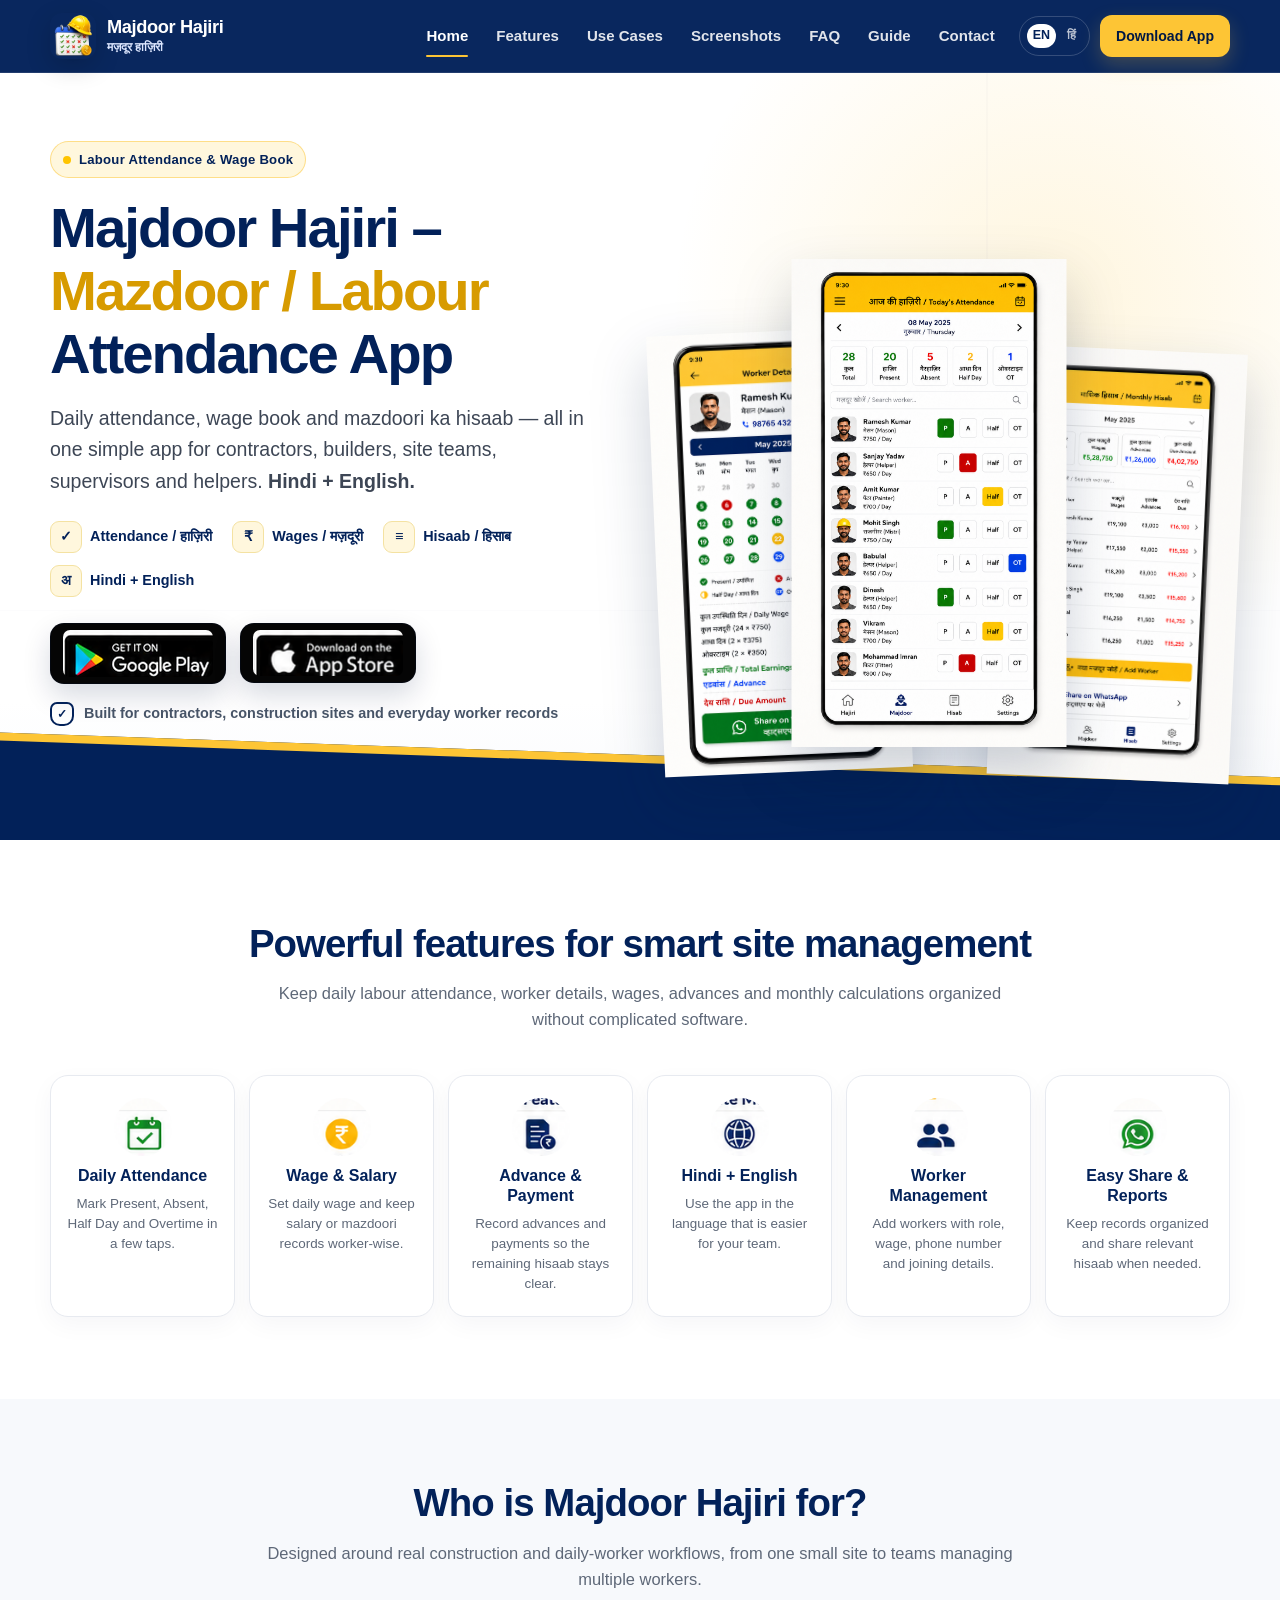
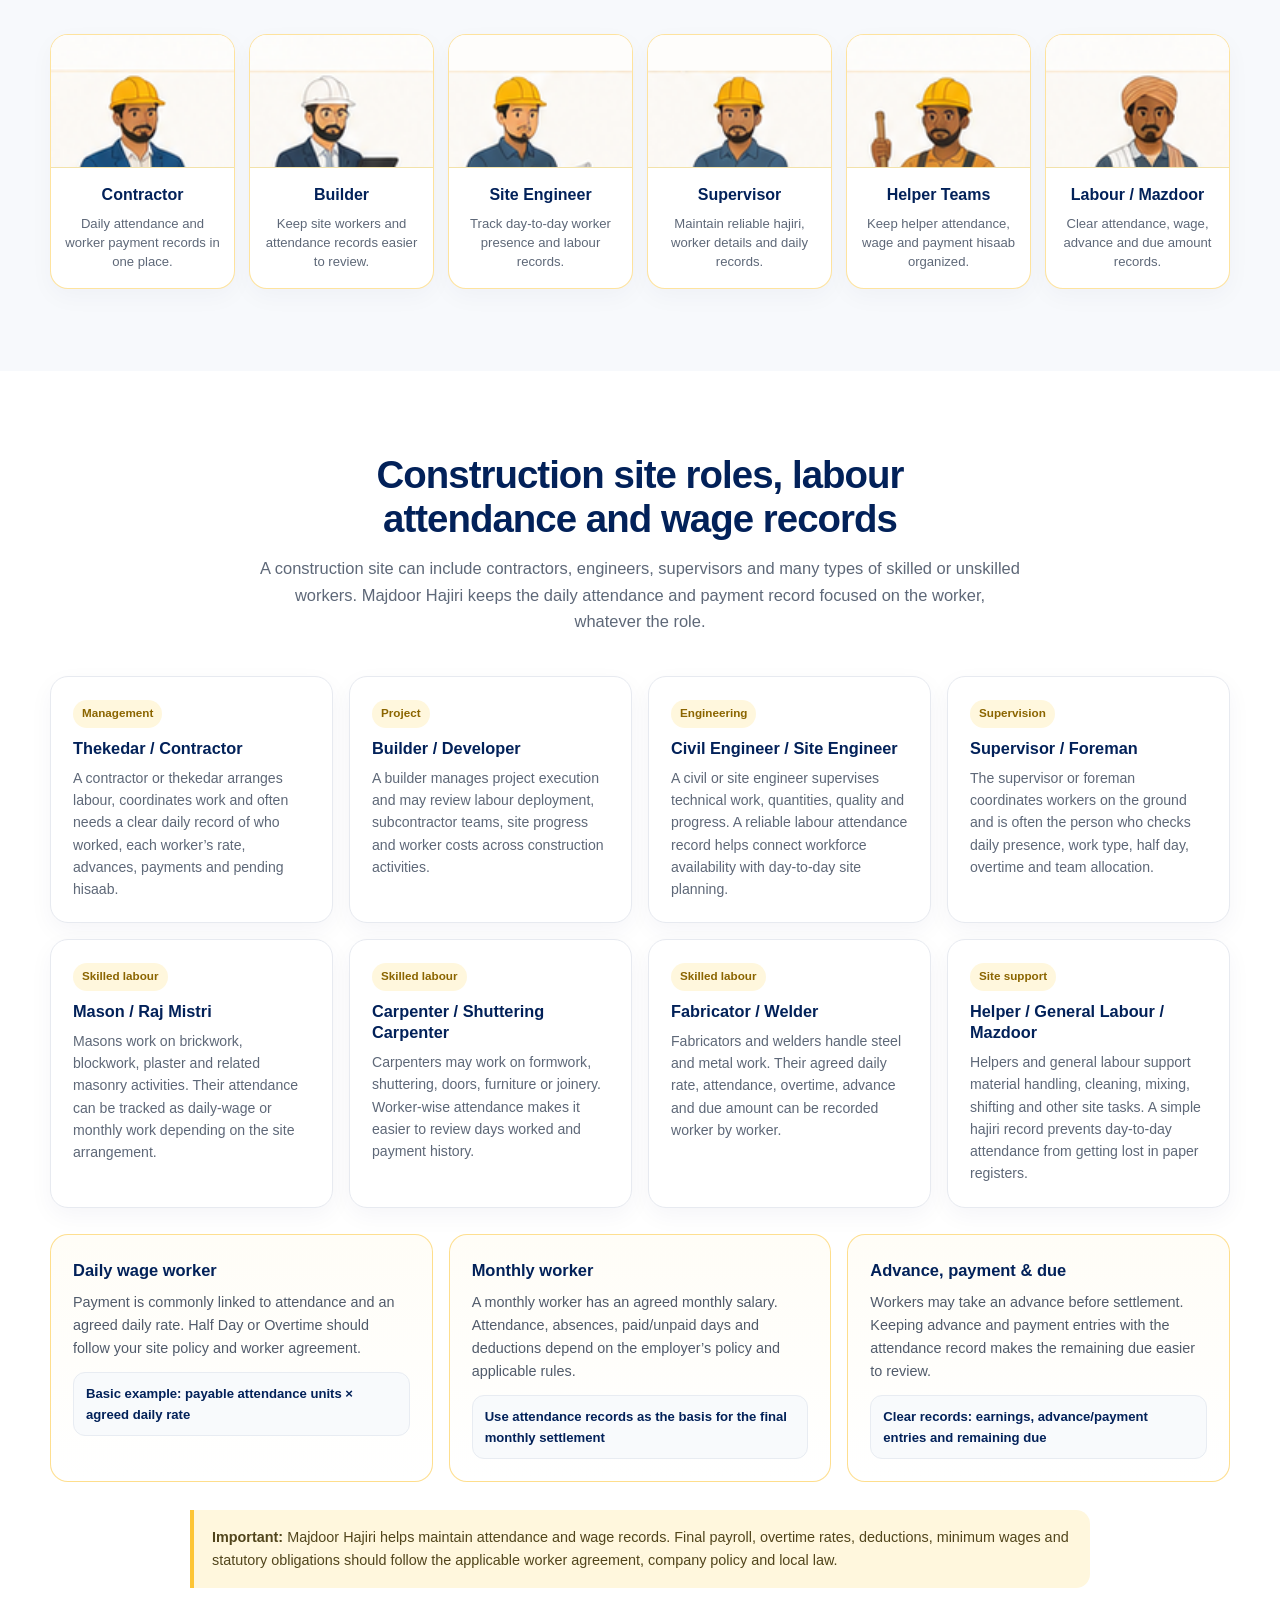
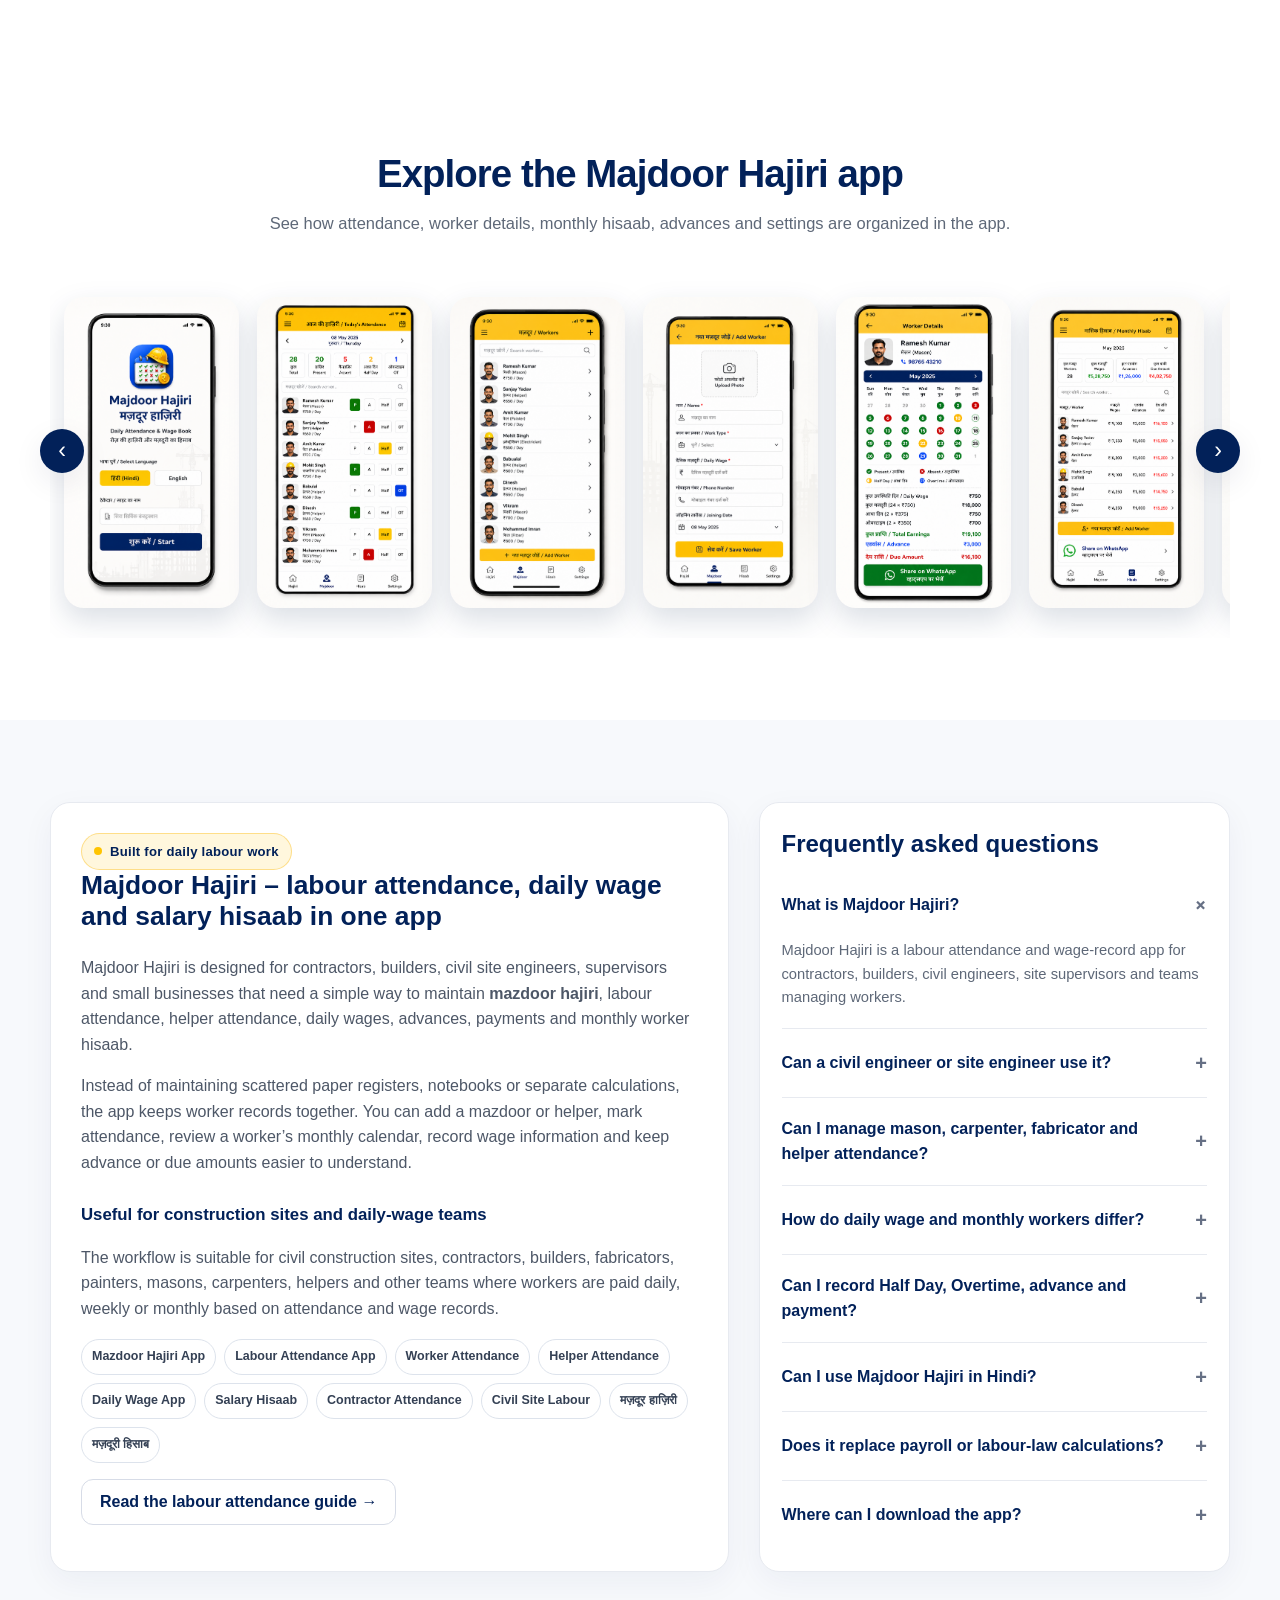
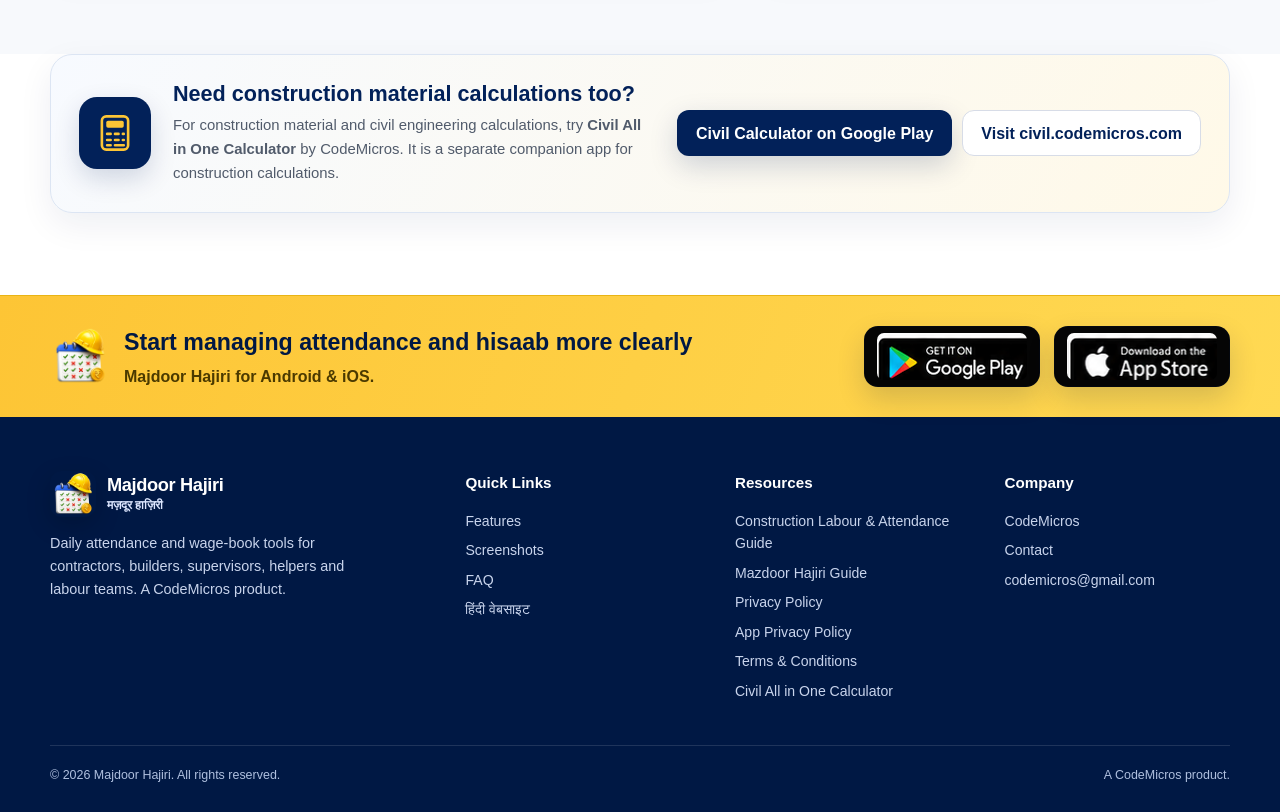
<file: index.html>
<!DOCTYPE html>

<html lang="en-IN">
<head>
<meta charset="utf-8"/>
<meta content="width=device-width, initial-scale=1" name="viewport"/>
<title>Majdoor Hajiri – Labour Attendance, Construction Worker Wage &amp; Hisaab App</title>
<meta content="Majdoor Hajiri helps contractors, builders, civil engineers and site supervisors manage labour attendance, daily wages, monthly workers, advances, payments and worker hisaab in Hindi and English." name="description"/>
<meta content="Majdoor Hajiri, Mazdoor Hajiri, labour attendance app, labor attendance app, construction labour attendance, civil engineer app, site engineer attendance, contractor app, thekedar app, mason attendance, carpenter attendance, fabricator attendance, helper attendance, daily wage worker, monthly worker salary, worker attendance, construction site management, मजदूर हाजिरी, लेबर हाजिरी, मजदूरी हिसाब" name="keywords"/>
<meta content="CodeMicros" name="author"/>
<meta content="index, follow, max-image-preview:large, max-snippet:-1, max-video-preview:-1" name="robots"/>
<meta content="#022159" name="theme-color"/>
<link href="https://majdoorhajiri.codemicros.com/" rel="canonical"/>
<link href="https://majdoorhajiri.codemicros.com/" hreflang="en-IN" rel="alternate"/>
<link href="https://majdoorhajiri.codemicros.com/hi.html" hreflang="hi-IN" rel="alternate"/>
<link href="https://majdoorhajiri.codemicros.com/" hreflang="x-default" rel="alternate"/>
<link href="assets/img/favicon-32.png" rel="icon" sizes="32x32" type="image/png"/>
<link href="assets/img/apple-touch-icon.png" rel="apple-touch-icon"/>
<link href="manifest.webmanifest" rel="manifest"/>
<meta content="website" property="og:type"/>
<meta content="Majdoor Hajiri" property="og:site_name"/>
<meta content="Majdoor Hajiri – Labour Attendance &amp; Daily Wage App" property="og:title"/>
<meta content="Daily labour attendance, worker records, wages, advance payments and monthly hisaab in one simple Hindi + English app." property="og:description"/>
<meta content="https://majdoorhajiri.codemicros.com/" property="og:url"/>
<meta content="https://majdoorhajiri.codemicros.com/assets/img/og-image.jpg" property="og:image"/>
<meta content="summary_large_image" name="twitter:card"/>
<link href="assets/css/styles.css" rel="stylesheet"/>
<script type="application/ld+json">
  {
    "@context":"https://schema.org",
    "@graph":[
      {"@type":"WebSite","name":"Majdoor Hajiri","alternateName":["Mazdoor Hajiri","मज़दूर हाज़िरी"],"url":"https://majdoorhajiri.codemicros.com/","inLanguage":["en-IN","hi-IN"]},
      {"@type":"SoftwareApplication","name":"Majdoor Hajiri","alternateName":["Mazdoor Hajiri","मज़दूर हाज़िरी","Labour Attendance App"],"applicationCategory":"BusinessApplication","operatingSystem":"Android, iOS","description":"Labour attendance, construction worker management, daily wage, advance payment and monthly hisaab app for contractors, builders, civil engineers and site teams.","inLanguage":["en-IN","hi-IN"],"image":"https://majdoorhajiri.codemicros.com/assets/img/app-icon.png","publisher":{"@type":"Organization","name":"CodeMicros","url":"https://codemicros.com/"},"url":"https://majdoorhajiri.codemicros.com/"},
      {"@type":"FAQPage","mainEntity":[
        {"@type":"Question","name":"What is Majdoor Hajiri?","acceptedAnswer":{"@type":"Answer","text":"Majdoor Hajiri is a labour attendance and wage record app for contractors, builders, civil engineers, site supervisors and teams managing workers."}},
        {"@type":"Question","name":"Can a civil engineer or site engineer use Majdoor Hajiri?","acceptedAnswer":{"@type":"Answer","text":"Yes. Site engineers and supervisors can use it to maintain worker attendance, role, wage, advance, payment and monthly records for site teams."}},
        {"@type":"Question","name":"Can I manage masons, carpenters, fabricators and helpers?","acceptedAnswer":{"@type":"Answer","text":"Yes. Workers can be recorded by their work type, including mason, carpenter, fabricator, helper, painter, electrician and general labour."}},
        {"@type":"Question","name":"How are daily wage workers different from monthly workers?","acceptedAnswer":{"@type":"Answer","text":"Daily wage workers are commonly paid using attendance and an agreed daily rate, while monthly workers are paid using an agreed monthly salary and the site or employer attendance policy."}},
        {"@type":"Question","name":"Can Majdoor Hajiri record half day, overtime, advance and payment?","acceptedAnswer":{"@type":"Answer","text":"The app is designed to record Present, Absent, Half Day and Overtime attendance together with advances, payments and due amounts."}},
        {"@type":"Question","name":"Is Majdoor Hajiri available in Hindi and English?","acceptedAnswer":{"@type":"Answer","text":"Yes. The app and website are designed for Hindi and English users."}}
      ]}
    ]
  }</script>
</head>
<body>
<a class="skip-link" href="#main">Skip to content</a>
<header class="site-header">
<div class="container nav-shell">
<a aria-label="Majdoor Hajiri home" class="brand" href="index.html">
<img alt="Majdoor Hajiri app icon" height="46" src="assets/img/app-icon.png" width="46"/>
<span class="brand-copy"><span class="brand-title">Majdoor Hajiri</span><span class="brand-hi">मज़दूर हाज़िरी</span></span>
</a>
<nav aria-label="Main navigation" class="primary-nav">
<a class="active" href="#home">Home</a>
<a href="#features">Features</a>
<a href="#use-cases">Use Cases</a>
<a href="#screenshots">Screenshots</a>
<a href="#faq">FAQ</a>
<a href="labour-attendance-app.html">Guide</a>
<a href="contact.html">Contact</a>
</nav>
<div class="nav-actions">
<span aria-label="Language" class="lang-switch"><a class="current" href="index.html">EN</a><a href="hi.html">हिं</a></span>
<a class="btn btn-primary btn-small" href="#download">Download App</a>
<button aria-expanded="false" aria-label="Open menu" class="mobile-toggle" type="button"><span></span><span></span><span></span></button>
</div>
</div>
</header>
<main id="main">
<section class="hero" id="home">
<div class="container hero-grid">
<div class="hero-copy">
<span class="eyebrow"><span class="eyebrow-dot"></span>Labour Attendance &amp; Wage Book</span>
<h1><span class="hero-title-line">Majdoor Hajiri –</span><span class="hero-title-line accent">Mazdoor / Labour</span><span class="hero-title-line">Attendance App</span></h1>
<p class="hero-lead">Daily attendance, wage book and mazdoori ka hisaab — all in one simple app for contractors, builders, site teams, supervisors and helpers. <strong>Hindi + English.</strong></p>
<div aria-label="Key features" class="hero-inline-features">
<span class="hero-inline-feature"><span class="mini-icon">✓</span>Attendance / हाज़िरी</span>
<span class="hero-inline-feature"><span class="mini-icon">₹</span>Wages / मज़दूरी</span>
<span class="hero-inline-feature"><span class="mini-icon">≡</span>Hisaab / हिसाब</span>
<span class="hero-inline-feature"><span class="mini-icon">अ</span>Hindi + English</span>
</div>
<div class="store-buttons" id="download">
<a aria-label="Get Majdoor Hajiri on Google Play" class="store-link" data-store="play" href="#download"><img alt="Get it on Google Play" src="assets/img/store/google-play.png"/></a>
<a aria-label="Download Majdoor Hajiri on the App Store" class="store-link" data-store="app" href="#download"><img alt="Download on the App Store" src="assets/img/store/app-store.png"/></a>
</div>
<div class="hero-trust"><span class="shield-mark">✓</span><span>Built for contractors, construction sites and everyday worker records</span></div>
</div>
<div aria-label="Majdoor Hajiri app screens" class="hero-visual">
<div class="phone-stage">
<div class="phone-shot left"><img alt="Worker details and monthly attendance in Majdoor Hajiri" src="assets/img/screenshots/worker-details.png"/></div>
<div class="phone-shot center"><img alt="Today's labour attendance screen in Majdoor Hajiri" src="assets/img/screenshots/attendance.png"/></div>
<div class="phone-shot right"><img alt="Monthly worker wage and hisaab screen in Majdoor Hajiri" src="assets/img/screenshots/monthly-hisab.png"/></div>
</div>
</div>
</div>
</section>
<section class="section" id="features">
<div class="container">
<h2 class="section-title">Powerful features for smart site management</h2>
<p class="section-subtitle">Keep daily labour attendance, worker details, wages, advances and monthly calculations organized without complicated software.</p>
<div class="feature-grid">
<article class="feature-card"><img alt="Attendance icon" src="assets/img/icons/attendance.png"/><h3>Daily Attendance</h3><p>Mark Present, Absent, Half Day and Overtime in a few taps.</p></article>
<article class="feature-card"><img alt="Wage icon" src="assets/img/icons/wages.png"/><h3>Wage &amp; Salary</h3><p>Set daily wage and keep salary or mazdoori records worker-wise.</p></article>
<article class="feature-card"><img alt="Advance payment icon" src="assets/img/icons/advance.png"/><h3>Advance &amp; Payment</h3><p>Record advances and payments so the remaining hisaab stays clear.</p></article>
<article class="feature-card"><img alt="Language icon" src="assets/img/icons/language.png"/><h3>Hindi + English</h3><p>Use the app in the language that is easier for your team.</p></article>
<article class="feature-card"><img alt="Worker management icon" src="assets/img/icons/workers.png"/><h3>Worker Management</h3><p>Add workers with role, wage, phone number and joining details.</p></article>
<article class="feature-card"><img alt="Share report icon" src="assets/img/icons/share.png"/><h3>Easy Share &amp; Reports</h3><p>Keep records organized and share relevant hisaab when needed.</p></article>
</div>
</div>
</section>
<section class="section section-soft" id="use-cases">
<div class="container">
<h2 class="section-title">Who is Majdoor Hajiri for?</h2>
<p class="section-subtitle">Designed around real construction and daily-worker workflows, from one small site to teams managing multiple workers.</p>
<div class="audience-grid">
<article class="audience-card"><div class="portrait"><img alt="Contractor illustration" src="assets/img/design/contractor.png"/></div><div class="audience-copy"><h3>Contractor</h3><p>Daily attendance and worker payment records in one place.</p></div></article>
<article class="audience-card"><div class="portrait"><img alt="Builder illustration" src="assets/img/design/builder.png"/></div><div class="audience-copy"><h3>Builder</h3><p>Keep site workers and attendance records easier to review.</p></div></article>
<article class="audience-card"><div class="portrait"><img alt="Site engineer illustration" src="assets/img/design/site-engineer.png"/></div><div class="audience-copy"><h3>Site Engineer</h3><p>Track day-to-day worker presence and labour records.</p></div></article>
<article class="audience-card"><div class="portrait"><img alt="Supervisor illustration" src="assets/img/design/supervisor.png"/></div><div class="audience-copy"><h3>Supervisor</h3><p>Maintain reliable hajiri, worker details and daily records.</p></div></article>
<article class="audience-card"><div class="portrait"><img alt="Helper illustration" src="assets/img/design/helper.png"/></div><div class="audience-copy"><h3>Helper Teams</h3><p>Keep helper attendance, wage and payment hisaab organized.</p></div></article>
<article class="audience-card"><div class="portrait"><img alt="Labour worker illustration" src="assets/img/design/labour.png"/></div><div class="audience-copy"><h3>Labour / Mazdoor</h3><p>Clear attendance, wage, advance and due amount records.</p></div></article>
</div>
</div>
</section>
<section class="section" id="construction-guide">
<div class="container">
<h2 class="section-title">Construction site roles, labour attendance and wage records</h2>
<p class="section-subtitle">A construction site can include contractors, engineers, supervisors and many types of skilled or unskilled workers. Majdoor Hajiri keeps the daily attendance and payment record focused on the worker, whatever the role.</p>
<div class="role-detail-grid">
<article class="role-detail-card"><span class="role-kicker">Management</span><h3>Thekedar / Contractor</h3><p>A contractor or thekedar arranges labour, coordinates work and often needs a clear daily record of who worked, each worker’s rate, advances, payments and pending hisaab.</p></article>
<article class="role-detail-card"><span class="role-kicker">Project</span><h3>Builder / Developer</h3><p>A builder manages project execution and may review labour deployment, subcontractor teams, site progress and worker costs across construction activities.</p></article>
<article class="role-detail-card"><span class="role-kicker">Engineering</span><h3>Civil Engineer / Site Engineer</h3><p>A civil or site engineer supervises technical work, quantities, quality and progress. A reliable labour attendance record helps connect workforce availability with day-to-day site planning.</p></article>
<article class="role-detail-card"><span class="role-kicker">Supervision</span><h3>Supervisor / Foreman</h3><p>The supervisor or foreman coordinates workers on the ground and is often the person who checks daily presence, work type, half day, overtime and team allocation.</p></article>
<article class="role-detail-card"><span class="role-kicker">Skilled labour</span><h3>Mason / Raj Mistri</h3><p>Masons work on brickwork, blockwork, plaster and related masonry activities. Their attendance can be tracked as daily-wage or monthly work depending on the site arrangement.</p></article>
<article class="role-detail-card"><span class="role-kicker">Skilled labour</span><h3>Carpenter / Shuttering Carpenter</h3><p>Carpenters may work on formwork, shuttering, doors, furniture or joinery. Worker-wise attendance makes it easier to review days worked and payment history.</p></article>
<article class="role-detail-card"><span class="role-kicker">Skilled labour</span><h3>Fabricator / Welder</h3><p>Fabricators and welders handle steel and metal work. Their agreed daily rate, attendance, overtime, advance and due amount can be recorded worker by worker.</p></article>
<article class="role-detail-card"><span class="role-kicker">Site support</span><h3>Helper / General Labour / Mazdoor</h3><p>Helpers and general labour support material handling, cleaning, mixing, shifting and other site tasks. A simple hajiri record prevents day-to-day attendance from getting lost in paper registers.</p></article>
</div>
<div class="wage-methods">
<article class="wage-card"><h3>Daily wage worker</h3><p>Payment is commonly linked to attendance and an agreed daily rate. Half Day or Overtime should follow your site policy and worker agreement.</p><span class="formula">Basic example: payable attendance units × agreed daily rate</span></article>
<article class="wage-card"><h3>Monthly worker</h3><p>A monthly worker has an agreed monthly salary. Attendance, absences, paid/unpaid days and deductions depend on the employer’s policy and applicable rules.</p><span class="formula">Use attendance records as the basis for the final monthly settlement</span></article>
<article class="wage-card"><h3>Advance, payment &amp; due</h3><p>Workers may take an advance before settlement. Keeping advance and payment entries with the attendance record makes the remaining due easier to review.</p><span class="formula">Clear records: earnings, advance/payment entries and remaining due</span></article>
</div>
<p class="construction-note"><strong>Important:</strong> Majdoor Hajiri helps maintain attendance and wage records. Final payroll, overtime rates, deductions, minimum wages and statutory obligations should follow the applicable worker agreement, company policy and local law.</p>
</div>
</section><section class="section" id="screenshots">
<div class="container">
<h2 class="section-title">Explore the Majdoor Hajiri app</h2>
<p class="section-subtitle">See how attendance, worker details, monthly hisaab, advances and settings are organized in the app.</p>
<div class="screenshot-wrap">
<button aria-label="Previous screenshots" class="carousel-btn prev" type="button">‹</button>
<div class="screenshot-track" tabindex="0">
<figure class="screenshot-item"><img alt="Majdoor Hajiri Hindi and English welcome screen" loading="lazy" src="assets/img/screenshots/welcome.png"/></figure>
<figure class="screenshot-item"><img alt="Labour attendance screen with present absent half day and overtime" loading="lazy" src="assets/img/screenshots/attendance.png"/></figure>
<figure class="screenshot-item"><img alt="Worker list in Majdoor Hajiri" loading="lazy" src="assets/img/screenshots/workers.png"/></figure>
<figure class="screenshot-item"><img alt="Add worker form with wage and phone details" loading="lazy" src="assets/img/screenshots/add-worker.png"/></figure>
<figure class="screenshot-item"><img alt="Worker monthly attendance and wage details" loading="lazy" src="assets/img/screenshots/worker-details.png"/></figure>
<figure class="screenshot-item"><img alt="Monthly labour wage and due amount hisaab" loading="lazy" src="assets/img/screenshots/monthly-hisab.png"/></figure>
<figure class="screenshot-item"><img alt="Advance and payment record screen" loading="lazy" src="assets/img/screenshots/advance-payment.png"/></figure>
<figure class="screenshot-item"><img alt="Majdoor Hajiri settings screen" loading="lazy" src="assets/img/screenshots/settings.png"/></figure>
</div>
<button aria-label="Next screenshots" class="carousel-btn next" type="button">›</button>
</div>
</div>
</section>
<section class="section section-soft" id="seo-content">
<div class="container content-split">
<article class="seo-card">
<span class="eyebrow"><span class="eyebrow-dot"></span>Built for daily labour work</span>
<h2>Majdoor Hajiri – labour attendance, daily wage and salary hisaab in one app</h2>
<p>Majdoor Hajiri is designed for contractors, builders, civil site engineers, supervisors and small businesses that need a simple way to maintain <strong>mazdoor hajiri</strong>, labour attendance, helper attendance, daily wages, advances, payments and monthly worker hisaab.</p>
<p>Instead of maintaining scattered paper registers, notebooks or separate calculations, the app keeps worker records together. You can add a mazdoor or helper, mark attendance, review a worker’s monthly calendar, record wage information and keep advance or due amounts easier to understand.</p>
<h3>Useful for construction sites and daily-wage teams</h3>
<p>The workflow is suitable for civil construction sites, contractors, builders, fabricators, painters, masons, carpenters, helpers and other teams where workers are paid daily, weekly or monthly based on attendance and wage records.</p>
<div aria-label="Topics covered" class="keyword-chips">
<span class="keyword-chip">Mazdoor Hajiri App</span><span class="keyword-chip">Labour Attendance App</span><span class="keyword-chip">Worker Attendance</span><span class="keyword-chip">Helper Attendance</span><span class="keyword-chip">Daily Wage App</span><span class="keyword-chip">Salary Hisaab</span><span class="keyword-chip">Contractor Attendance</span><span class="keyword-chip">Civil Site Labour</span><span class="keyword-chip">मज़दूर हाज़िरी</span><span class="keyword-chip">मज़दूरी हिसाब</span>
</div>
<p><a class="btn btn-outline" href="labour-attendance-app.html">Read the labour attendance guide →</a></p>
</article>
<aside class="faq-card" id="faq"><h2 class="faq-title">Frequently asked questions</h2>
<div class="faq-item open"><button aria-expanded="true" class="faq-question" type="button"><span>What is Majdoor Hajiri?</span><span>+</span></button><div class="faq-answer">Majdoor Hajiri is a labour attendance and wage-record app for contractors, builders, civil engineers, site supervisors and teams managing workers.</div></div>
<div class="faq-item"><button aria-expanded="false" class="faq-question" type="button"><span>Can a civil engineer or site engineer use it?</span><span>+</span></button><div class="faq-answer">Yes. It is useful for keeping worker attendance, role, wage, advance, payment and monthly records organized at construction sites.</div></div>
<div class="faq-item"><button aria-expanded="false" class="faq-question" type="button"><span>Can I manage mason, carpenter, fabricator and helper attendance?</span><span>+</span></button><div class="faq-answer">Yes. You can keep worker records for different site roles such as mason, carpenter, fabricator, painter, electrician, helper and general labour.</div></div>
<div class="faq-item"><button aria-expanded="false" class="faq-question" type="button"><span>How do daily wage and monthly workers differ?</span><span>+</span></button><div class="faq-answer">Daily wage workers are commonly paid from attendance and an agreed daily rate. Monthly workers normally follow an agreed monthly salary and the employer or site attendance policy.</div></div>
<div class="faq-item"><button aria-expanded="false" class="faq-question" type="button"><span>Can I record Half Day, Overtime, advance and payment?</span><span>+</span></button><div class="faq-answer">The app is designed for Present, Absent, Half Day and Overtime records, along with advances, payments and due amounts.</div></div>
<div class="faq-item"><button aria-expanded="false" class="faq-question" type="button"><span>Can I use Majdoor Hajiri in Hindi?</span><span>+</span></button><div class="faq-answer">Yes. Majdoor Hajiri is designed for Hindi and English users, and the website also has a Hindi version.</div></div>
<div class="faq-item"><button aria-expanded="false" class="faq-question" type="button"><span>Does it replace payroll or labour-law calculations?</span><span>+</span></button><div class="faq-answer">No. Majdoor Hajiri is a record-keeping tool. Final wages, overtime, deductions and statutory obligations should follow the worker agreement, company policy and applicable law.</div></div>
<div class="faq-item"><button aria-expanded="false" class="faq-question" type="button"><span>Where can I download the app?</span><span>+</span></button><div class="faq-answer">Google Play and App Store buttons are prepared on this website. The final Majdoor Hajiri store links can be added as soon as each app listing is live.</div></div></aside>
</div>
</section>
<!-- Future AdSense insertion point: after useful content and before the final download CTA. Keep disabled until AdSense approval and a valid publisher ID are available. -->
<div aria-hidden="true" class="ad-slot-placeholder"></div>
<section class="civil-promo" id="civil-calculator">
<div class="container"><div class="civil-promo-card">
<div aria-hidden="true" class="civil-promo-icon"><svg fill="none" viewbox="0 0 48 48" xmlns="http://www.w3.org/2000/svg"><rect height="38" rx="5" stroke="currentColor" stroke-width="3" width="30" x="9" y="5"></rect><rect fill="currentColor" height="8" rx="2" width="20" x="14" y="10"></rect><path d="M15 25h4M24 25h4M33 25h1M15 32h4M24 32h4M33 32h1M15 38h4M24 38h10" stroke="currentColor" stroke-linecap="round" stroke-width="3"></path></svg></div>
<div class="civil-promo-copy"><h2>Need construction material calculations too?</h2><p>For construction material and civil engineering calculations, try <strong>Civil All in One Calculator</strong> by CodeMicros. It is a separate companion app for construction calculations.</p></div>
<div class="civil-promo-actions"><a class="btn btn-navy" href="https://play.google.com/store/apps/details?id=com.codemicros.civil" rel="noopener noreferrer" target="_blank">Civil Calculator on Google Play</a><a class="btn btn-outline" href="https://civil.codemicros.com" rel="noopener noreferrer" target="_blank">Visit civil.codemicros.com</a></div>
</div></div>
</section><section aria-label="Download Majdoor Hajiri" class="download-cta">
<div class="container">
<div class="cta-brand"><img alt="Majdoor Hajiri icon" src="assets/img/app-icon.png"/><div><h2>Start managing attendance and hisaab more clearly</h2><p>Majdoor Hajiri for Android &amp; iOS.</p></div></div>
<div class="store-buttons"><a class="store-link" data-store="play" href="#download"><img alt="Google Play" src="assets/img/store/google-play.png"/></a><a class="store-link" data-store="app" href="#download"><img alt="App Store" src="assets/img/store/app-store.png"/></a></div>
</div>
</section>
</main>
<footer class="site-footer">
<div class="container">
<div class="footer-grid">
<div class="footer-brand">
<a class="brand" href="index.html"><img alt="Majdoor Hajiri" src="assets/img/app-icon.png"/><span class="brand-copy"><span class="brand-title">Majdoor Hajiri</span><span class="brand-hi">मज़दूर हाज़िरी</span></span></a>
<p>Daily attendance and wage-book tools for contractors, builders, supervisors, helpers and labour teams. A CodeMicros product.</p>
</div>
<div class="footer-col"><h3>Quick Links</h3><a href="#features">Features</a><a href="#screenshots">Screenshots</a><a href="#faq">FAQ</a><a href="hi.html">हिंदी वेबसाइट</a></div>
<div class="footer-col"><h3>Resources</h3><a href="labour-attendance-app.html">Construction Labour &amp; Attendance Guide</a><a href="mazdoor-hajiri-app.html">Mazdoor Hajiri Guide</a><a href="privacy-policy.html">Privacy Policy</a><a href="app-privacy-policy.html">App Privacy Policy</a><a href="terms.html">Terms &amp; Conditions</a><a href="https://civil.codemicros.com" rel="noopener noreferrer" target="_blank">Civil All in One Calculator</a></div>
<div class="footer-col"><h3>Company</h3><a href="https://codemicros.com/" rel="noopener">CodeMicros</a><a href="contact.html">Contact</a><a data-support-email="" href="mailto:codemicros@gmail.com">codemicros@gmail.com</a></div>
</div>
<div class="footer-bottom"><span>© <span data-current-year="">2026</span> Majdoor Hajiri. All rights reserved.</span><span>A CodeMicros product.</span></div>
</div>
</footer>
<script src="assets/js/config.js"></script>
<script src="assets/js/app.js"></script>
</body>
</html>
</file>
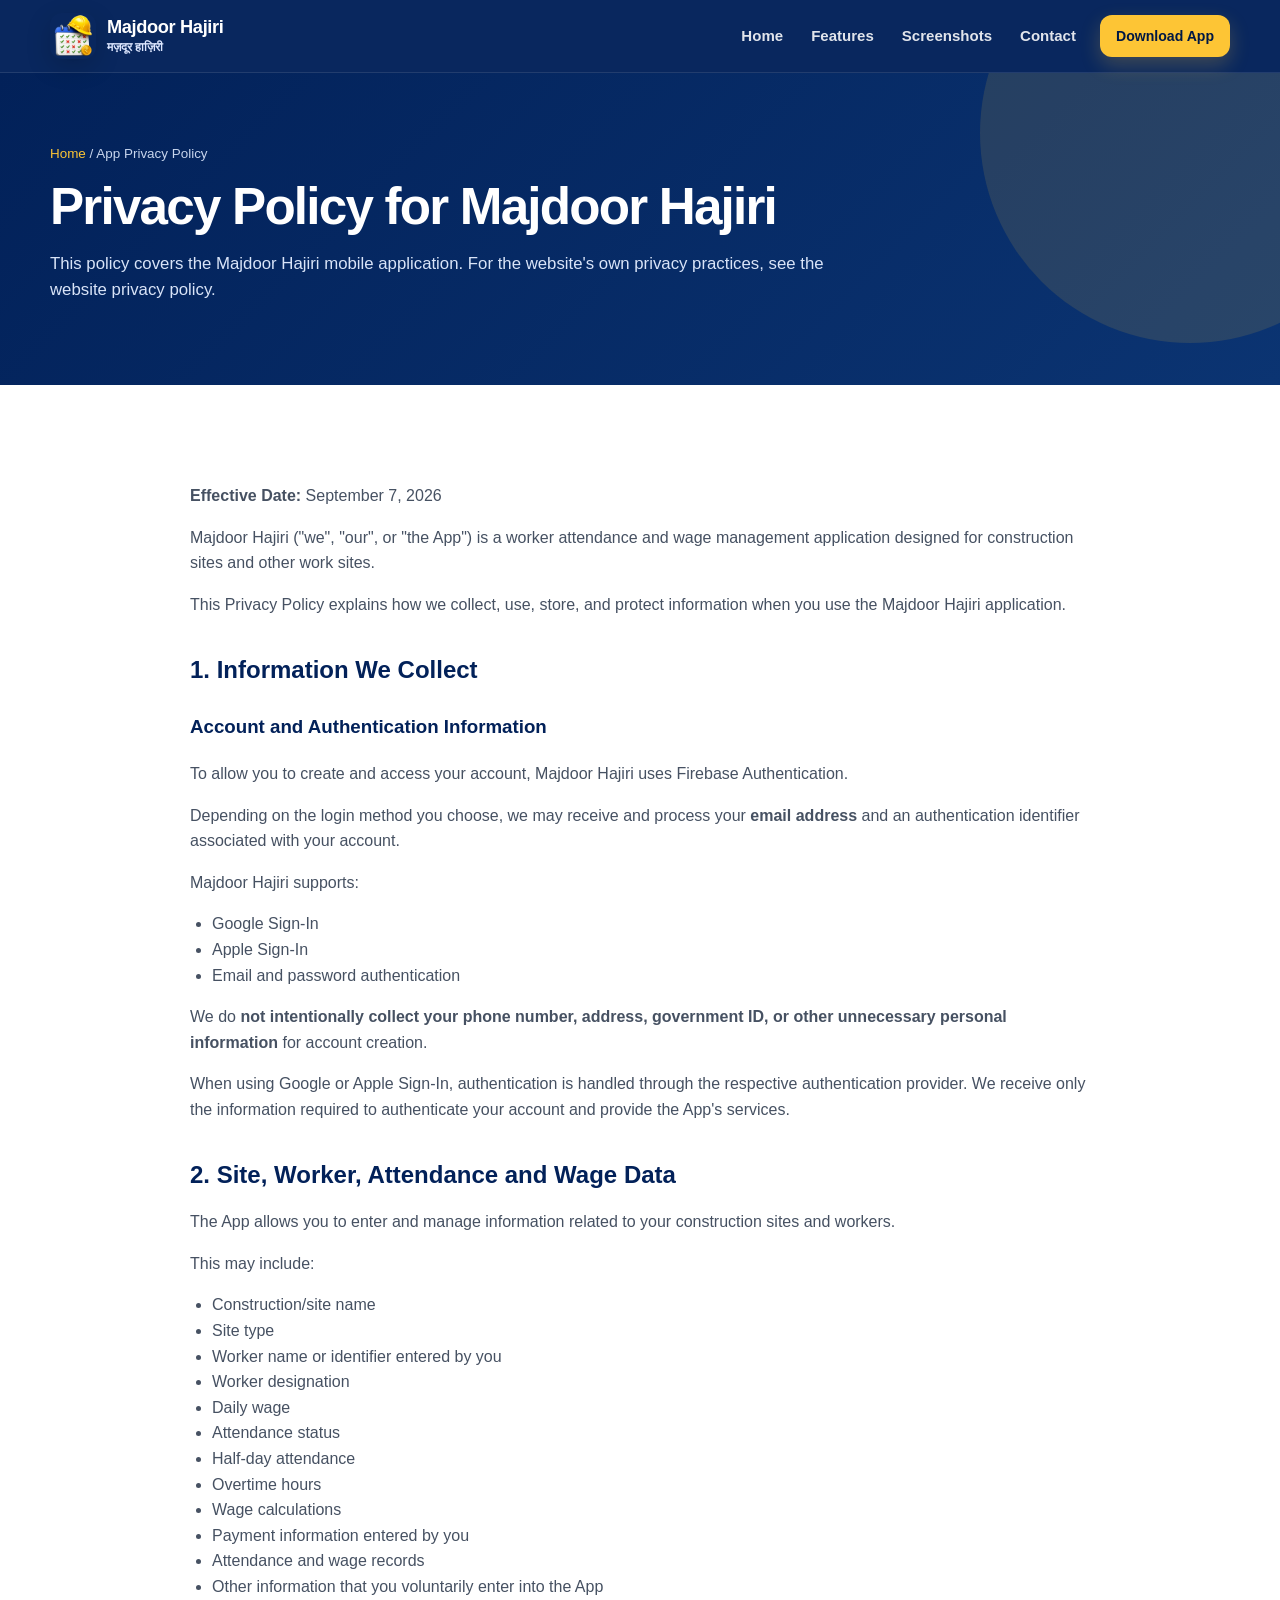
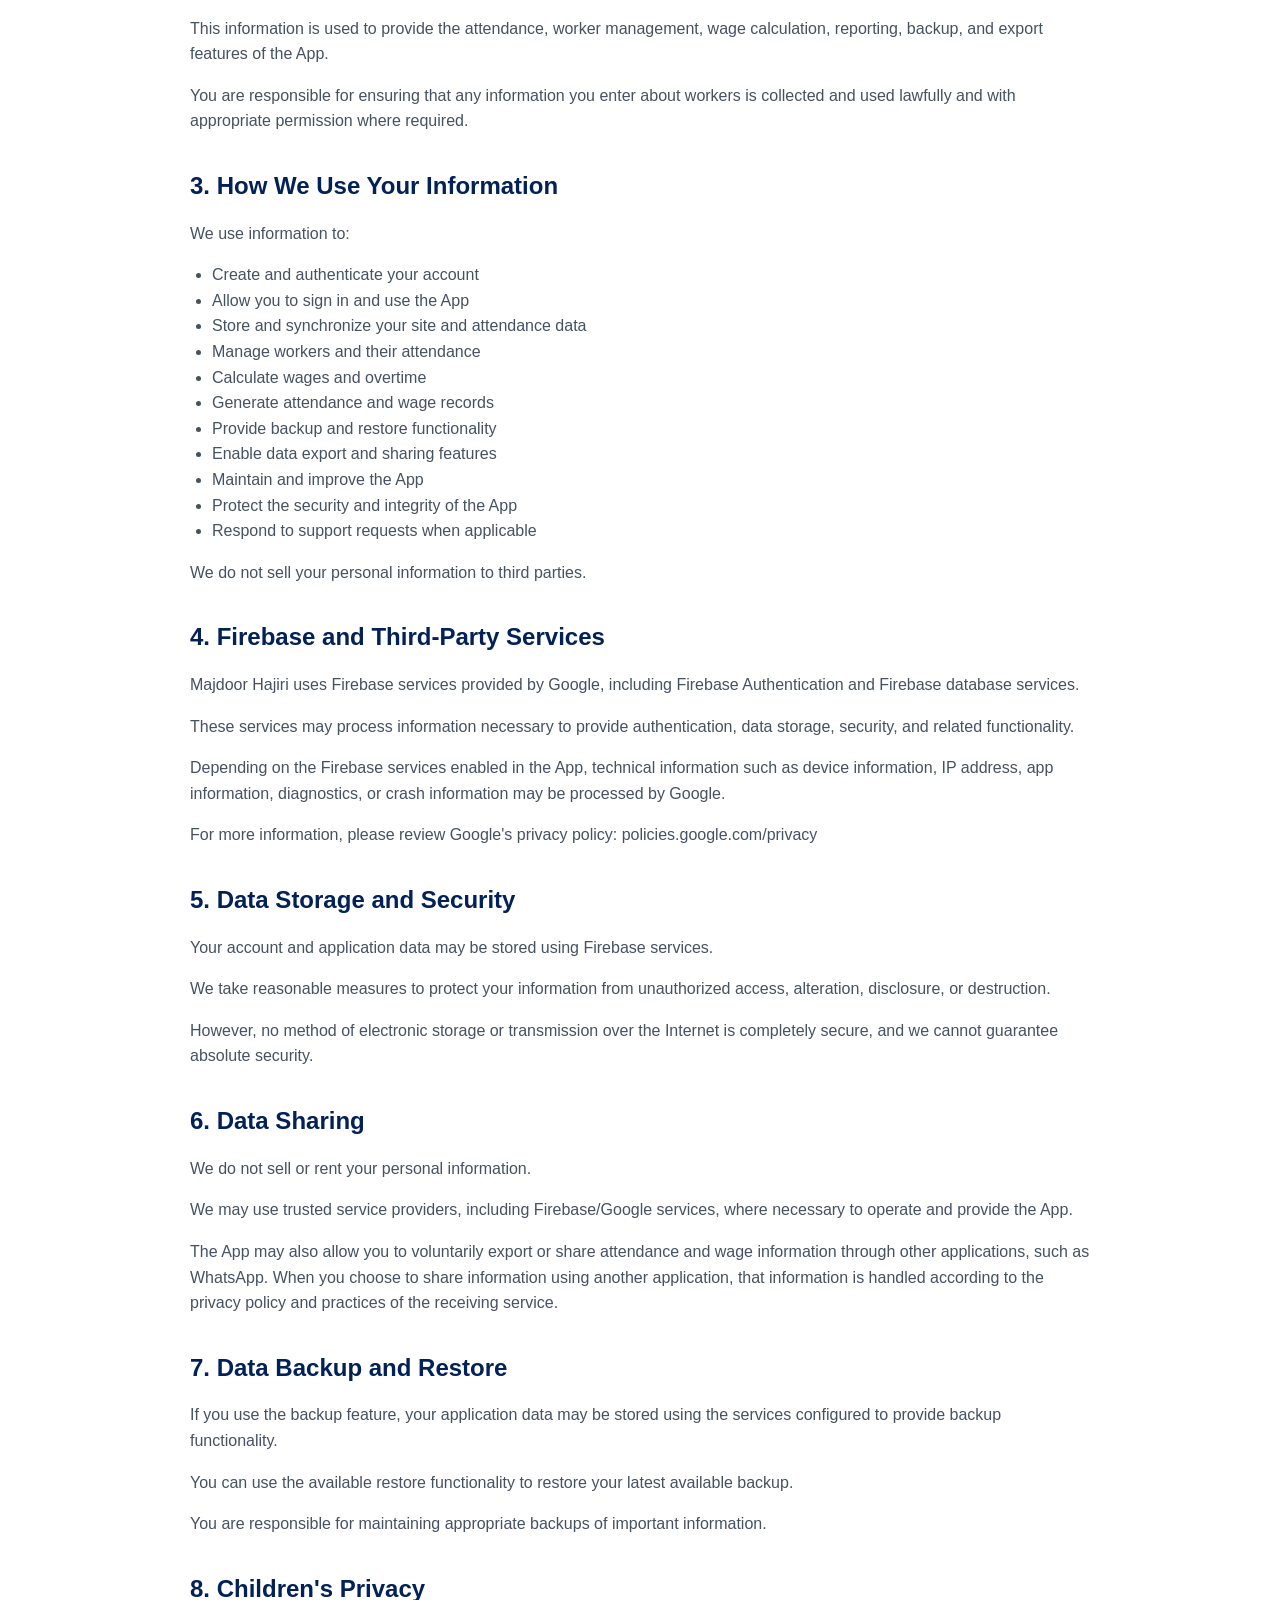
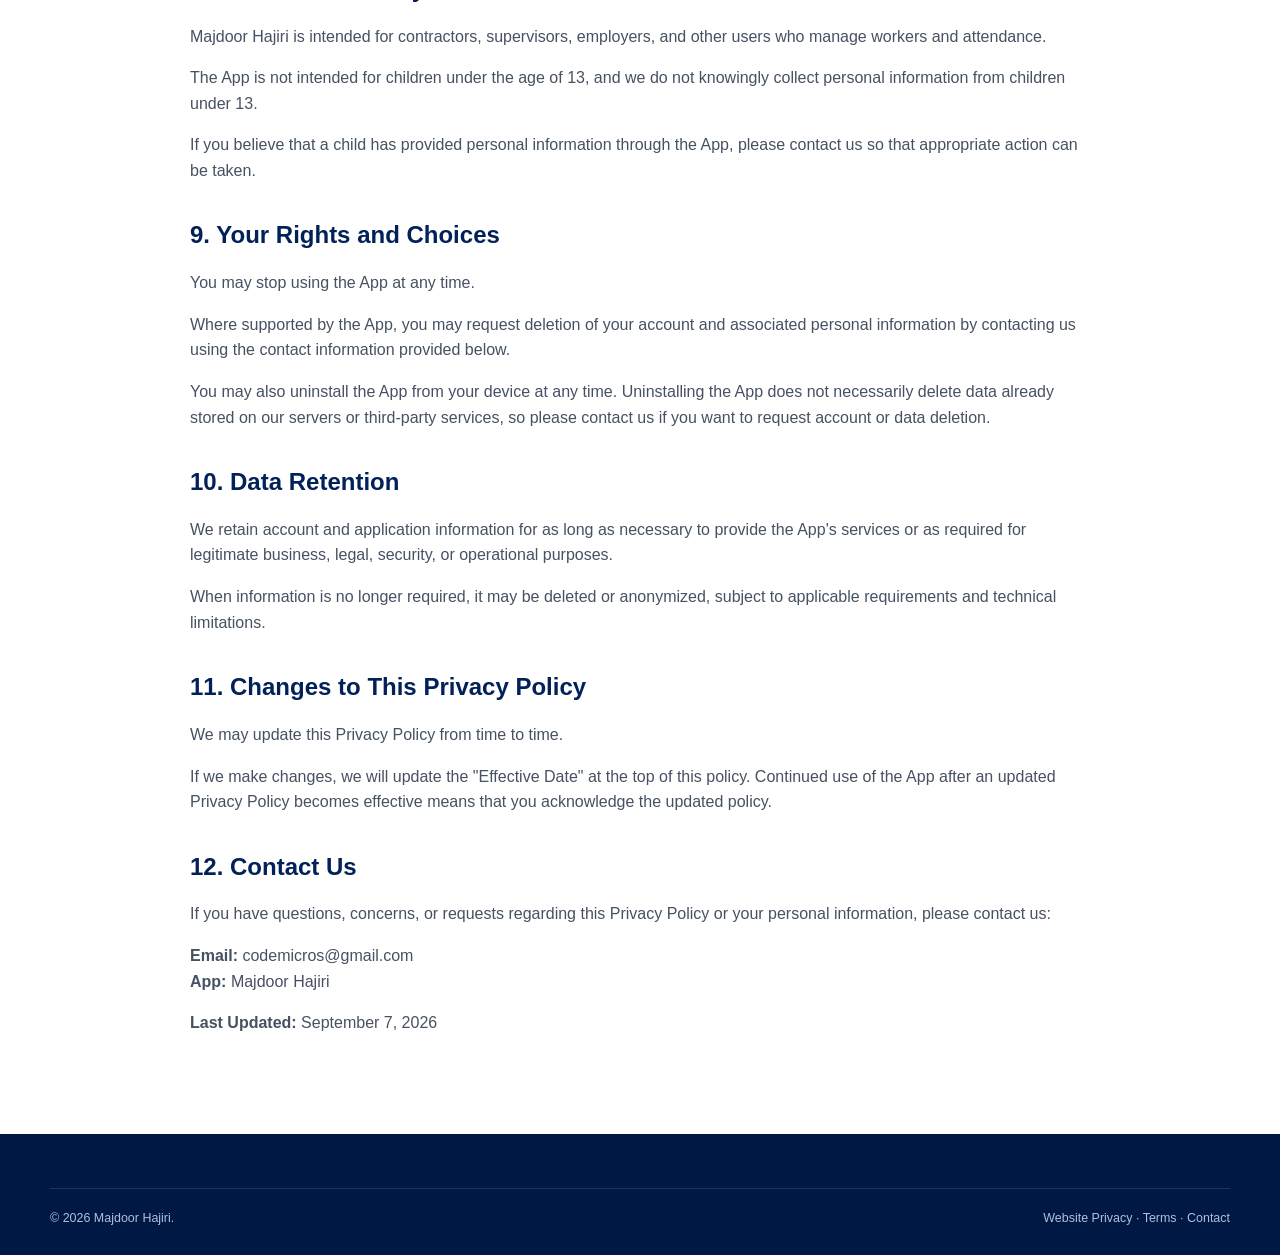
<file: app-privacy-policy.html>
<!doctype html><html lang="en-IN"><head><meta charset="utf-8"><meta name="viewport" content="width=device-width, initial-scale=1"><title>App Privacy Policy | Majdoor Hajiri</title><meta name="description" content="Privacy policy for the Majdoor Hajiri mobile application, covering account authentication, worker attendance and wage data, Firebase services, and data retention."><meta name="robots" content="index, follow"><meta name="theme-color" content="#022159"><link rel="canonical" href="https://majdoorhajiri.codemicros.com/app-privacy-policy.html"><link rel="icon" href="assets/img/favicon-32.png"><link rel="stylesheet" href="assets/css/styles.css"></head><body>
<header class="site-header"><div class="container nav-shell"><a class="brand" href="index.html"><img src="assets/img/app-icon.png" alt="Majdoor Hajiri"><span class="brand-copy"><span class="brand-title">Majdoor Hajiri</span><span class="brand-hi">मज़दूर हाज़िरी</span></span></a><nav class="primary-nav"><a href="index.html">Home</a><a href="index.html#features">Features</a><a href="index.html#screenshots">Screenshots</a><a href="contact.html">Contact</a></nav><div class="nav-actions"><a class="btn btn-primary btn-small" href="index.html#download">Download App</a><button class="mobile-toggle" type="button" aria-label="Open menu"><span></span><span></span><span></span></button></div></div></header>
<main><section class="page-hero"><div class="container"><div class="breadcrumbs"><a href="index.html">Home</a> / App Privacy Policy</div><h1>Privacy Policy for Majdoor Hajiri</h1><p>This policy covers the Majdoor Hajiri mobile application. For the website's own privacy practices, see the <a href="privacy-policy.html">website privacy policy</a>.</p></div></section><section class="section"><article class="container article-shell"><p><strong>Effective Date:</strong> September 7, 2026</p><p>Majdoor Hajiri ("we", "our", or "the App") is a worker attendance and wage management application designed for construction sites and other work sites.</p><p>This Privacy Policy explains how we collect, use, store, and protect information when you use the Majdoor Hajiri application.</p>

<h2>1. Information We Collect</h2>
<h3>Account and Authentication Information</h3>
<p>To allow you to create and access your account, Majdoor Hajiri uses Firebase Authentication.</p>
<p>Depending on the login method you choose, we may receive and process your <strong>email address</strong> and an authentication identifier associated with your account.</p>
<p>Majdoor Hajiri supports:</p>
<ul><li>Google Sign-In</li><li>Apple Sign-In</li><li>Email and password authentication</li></ul>
<p>We do <strong>not intentionally collect your phone number, address, government ID, or other unnecessary personal information</strong> for account creation.</p>
<p>When using Google or Apple Sign-In, authentication is handled through the respective authentication provider. We receive only the information required to authenticate your account and provide the App's services.</p>

<h2>2. Site, Worker, Attendance and Wage Data</h2>
<p>The App allows you to enter and manage information related to your construction sites and workers.</p>
<p>This may include:</p>
<ul><li>Construction/site name</li><li>Site type</li><li>Worker name or identifier entered by you</li><li>Worker designation</li><li>Daily wage</li><li>Attendance status</li><li>Half-day attendance</li><li>Overtime hours</li><li>Wage calculations</li><li>Payment information entered by you</li><li>Attendance and wage records</li><li>Other information that you voluntarily enter into the App</li></ul>
<p>This information is used to provide the attendance, worker management, wage calculation, reporting, backup, and export features of the App.</p>
<p>You are responsible for ensuring that any information you enter about workers is collected and used lawfully and with appropriate permission where required.</p>

<h2>3. How We Use Your Information</h2>
<p>We use information to:</p>
<ul><li>Create and authenticate your account</li><li>Allow you to sign in and use the App</li><li>Store and synchronize your site and attendance data</li><li>Manage workers and their attendance</li><li>Calculate wages and overtime</li><li>Generate attendance and wage records</li><li>Provide backup and restore functionality</li><li>Enable data export and sharing features</li><li>Maintain and improve the App</li><li>Protect the security and integrity of the App</li><li>Respond to support requests when applicable</li></ul>
<p>We do not sell your personal information to third parties.</p>

<h2>4. Firebase and Third-Party Services</h2>
<p>Majdoor Hajiri uses Firebase services provided by Google, including Firebase Authentication and Firebase database services.</p>
<p>These services may process information necessary to provide authentication, data storage, security, and related functionality.</p>
<p>Depending on the Firebase services enabled in the App, technical information such as device information, IP address, app information, diagnostics, or crash information may be processed by Google.</p>
<p>For more information, please review Google's privacy policy: <a href="https://policies.google.com/privacy" target="_blank" rel="noopener noreferrer">policies.google.com/privacy</a></p>

<h2>5. Data Storage and Security</h2>
<p>Your account and application data may be stored using Firebase services.</p>
<p>We take reasonable measures to protect your information from unauthorized access, alteration, disclosure, or destruction.</p>
<p>However, no method of electronic storage or transmission over the Internet is completely secure, and we cannot guarantee absolute security.</p>

<h2>6. Data Sharing</h2>
<p>We do not sell or rent your personal information.</p>
<p>We may use trusted service providers, including Firebase/Google services, where necessary to operate and provide the App.</p>
<p>The App may also allow you to voluntarily export or share attendance and wage information through other applications, such as WhatsApp. When you choose to share information using another application, that information is handled according to the privacy policy and practices of the receiving service.</p>

<h2>7. Data Backup and Restore</h2>
<p>If you use the backup feature, your application data may be stored using the services configured to provide backup functionality.</p>
<p>You can use the available restore functionality to restore your latest available backup.</p>
<p>You are responsible for maintaining appropriate backups of important information.</p>

<h2>8. Children's Privacy</h2>
<p>Majdoor Hajiri is intended for contractors, supervisors, employers, and other users who manage workers and attendance.</p>
<p>The App is not intended for children under the age of 13, and we do not knowingly collect personal information from children under 13.</p>
<p>If you believe that a child has provided personal information through the App, please contact us so that appropriate action can be taken.</p>

<h2>9. Your Rights and Choices</h2>
<p>You may stop using the App at any time.</p>
<p>Where supported by the App, you may request deletion of your account and associated personal information by contacting us using the contact information provided below.</p>
<p>You may also uninstall the App from your device at any time. Uninstalling the App does not necessarily delete data already stored on our servers or third-party services, so please contact us if you want to request account or data deletion.</p>

<h2>10. Data Retention</h2>
<p>We retain account and application information for as long as necessary to provide the App's services or as required for legitimate business, legal, security, or operational purposes.</p>
<p>When information is no longer required, it may be deleted or anonymized, subject to applicable requirements and technical limitations.</p>

<h2>11. Changes to This Privacy Policy</h2>
<p>We may update this Privacy Policy from time to time.</p>
<p>If we make changes, we will update the "Effective Date" at the top of this policy. Continued use of the App after an updated Privacy Policy becomes effective means that you acknowledge the updated policy.</p>

<h2>12. Contact Us</h2>
<p>If you have questions, concerns, or requests regarding this Privacy Policy or your personal information, please contact us:</p>
<p><strong>Email:</strong> <a data-support-email href="mailto:codemicros@gmail.com">codemicros@gmail.com</a><br><strong>App:</strong> Majdoor Hajiri</p>

<p><strong>Last Updated:</strong> September 7, 2026</p>
</article></section></main>
<footer class="site-footer"><div class="container"><div class="footer-bottom" style="margin-top:0"><span>© <span data-current-year>2026</span> Majdoor Hajiri.</span><span><a href="privacy-policy.html">Website Privacy</a> · <a href="terms.html">Terms</a> · <a href="contact.html">Contact</a></span></div></div></footer><script src="assets/js/config.js"></script><script src="assets/js/app.js"></script></body></html>
</file>
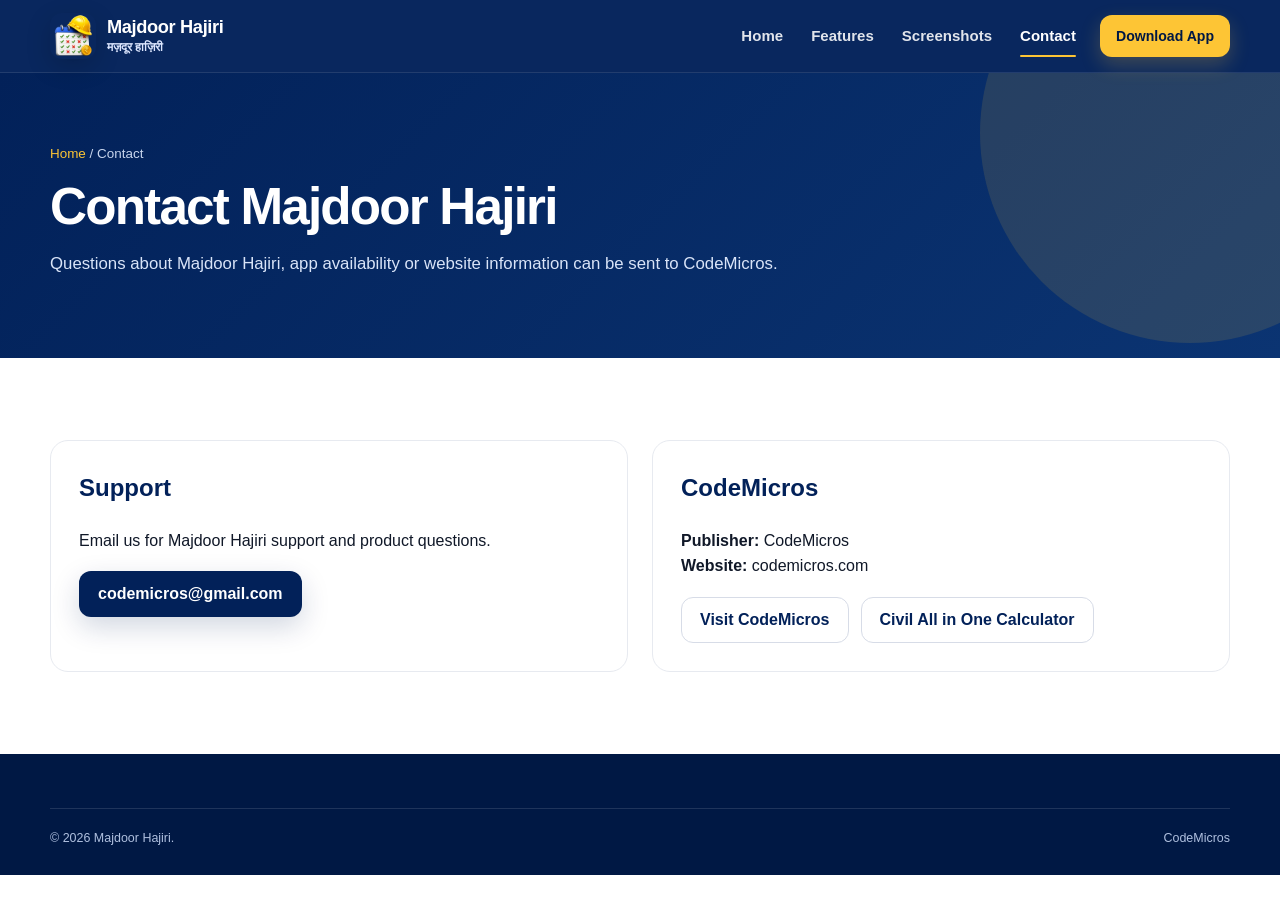
<file: contact.html>
<!DOCTYPE html>
<html lang="en-IN"><head><meta charset="utf-8"/><meta content="width=device-width, initial-scale=1" name="viewport"/><title>Contact Majdoor Hajiri | CodeMicros</title><meta content="Contact information for Majdoor Hajiri by CodeMicros." name="description"/><meta content="index, follow" name="robots"/><meta content="#022159" name="theme-color"/><link href="https://majdoorhajiri.codemicros.com/contact.html" rel="canonical"/><link href="assets/img/favicon-32.png" rel="icon"/><link href="assets/css/styles.css" rel="stylesheet"/></head><body>
<header class="site-header"><div class="container nav-shell"><a class="brand" href="index.html"><img alt="Majdoor Hajiri" src="assets/img/app-icon.png"/><span class="brand-copy"><span class="brand-title">Majdoor Hajiri</span><span class="brand-hi">मज़दूर हाज़िरी</span></span></a><nav class="primary-nav"><a href="index.html">Home</a><a href="index.html#features">Features</a><a href="index.html#screenshots">Screenshots</a><a class="active" href="contact.html">Contact</a></nav><div class="nav-actions"><a class="btn btn-primary btn-small" href="index.html#download">Download App</a><button aria-label="Open menu" class="mobile-toggle" type="button"><span></span><span></span><span></span></button></div></div></header>
<main><section class="page-hero"><div class="container"><div class="breadcrumbs"><a href="index.html">Home</a> / Contact</div><h1>Contact Majdoor Hajiri</h1><p>Questions about Majdoor Hajiri, app availability or website information can be sent to CodeMicros.</p></div></section><section class="section"><div class="container contact-grid"><article class="contact-card"><h2>Support</h2><p>Email us for Majdoor Hajiri support and product questions.</p><div class="contact-actions"><a class="btn btn-navy" data-support-email="" href="mailto:codemicros@gmail.com">codemicros@gmail.com</a></div></article><article class="contact-card"><h2>CodeMicros</h2><p><strong>Publisher:</strong> CodeMicros<br/><strong>Website:</strong> codemicros.com</p><div class="contact-actions"><a class="btn btn-outline" href="https://codemicros.com/" rel="noopener noreferrer" target="_blank">Visit CodeMicros</a><a class="btn btn-outline" href="https://civil.codemicros.com" rel="noopener noreferrer" target="_blank">Civil All in One Calculator</a></div></article></div></section></main>
<footer class="site-footer"><div class="container"><div class="footer-bottom" style="margin-top:0"><span>© <span data-current-year="">2026</span> Majdoor Hajiri.</span><span>CodeMicros</span></div></div></footer><script src="assets/js/config.js"></script><script src="assets/js/app.js"></script></body></html>
</file>
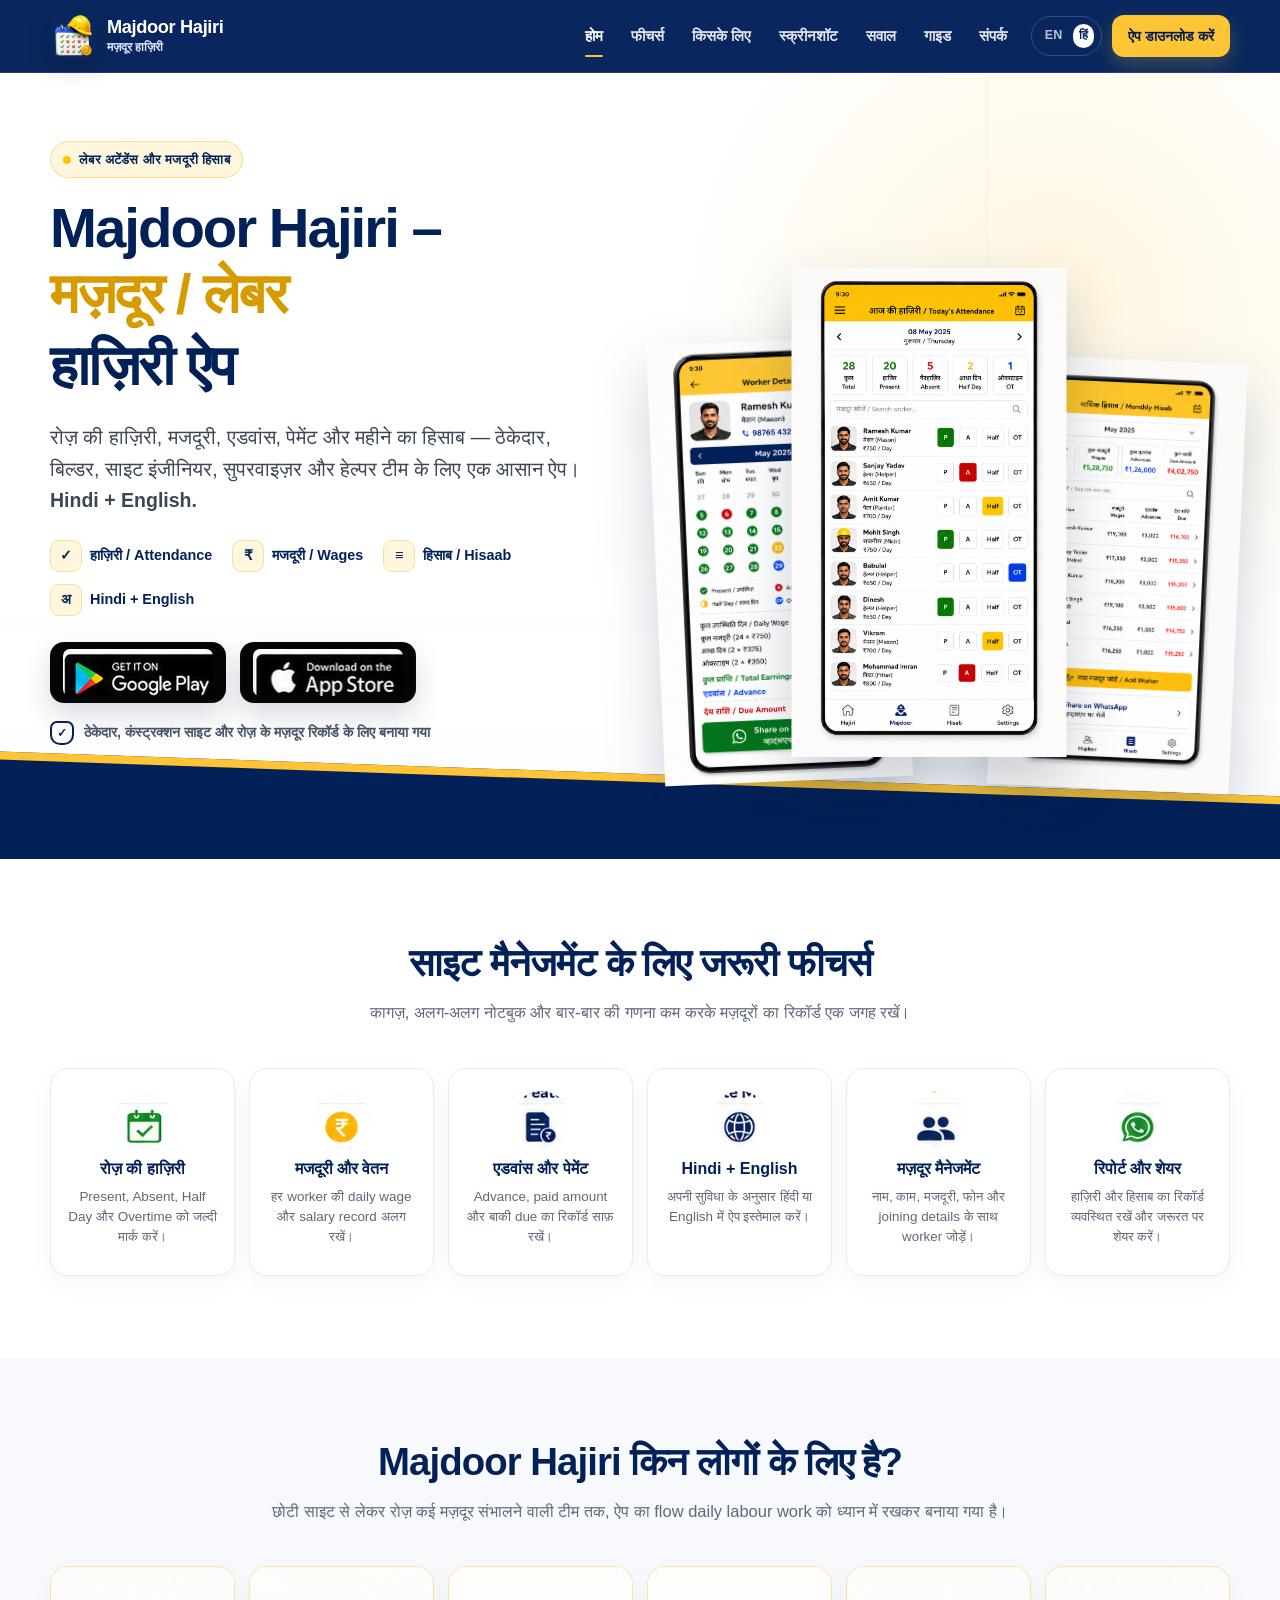
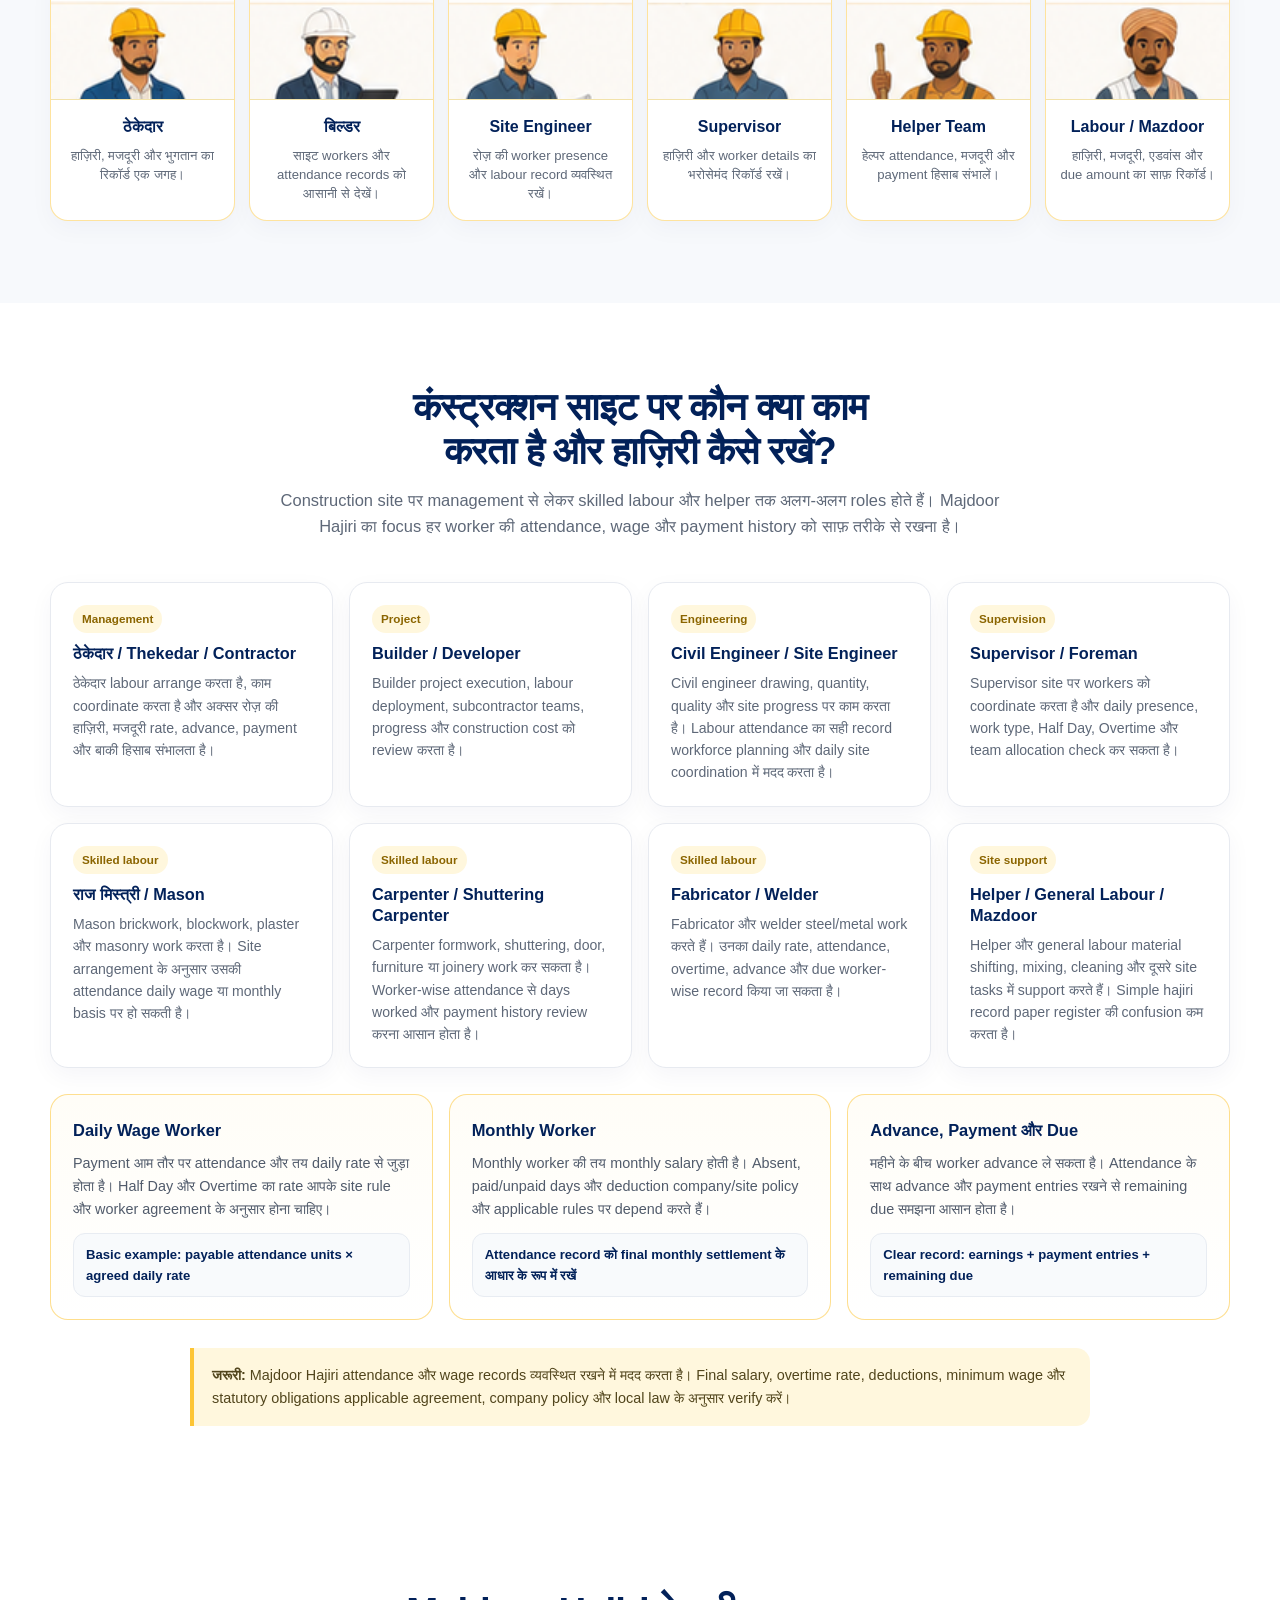
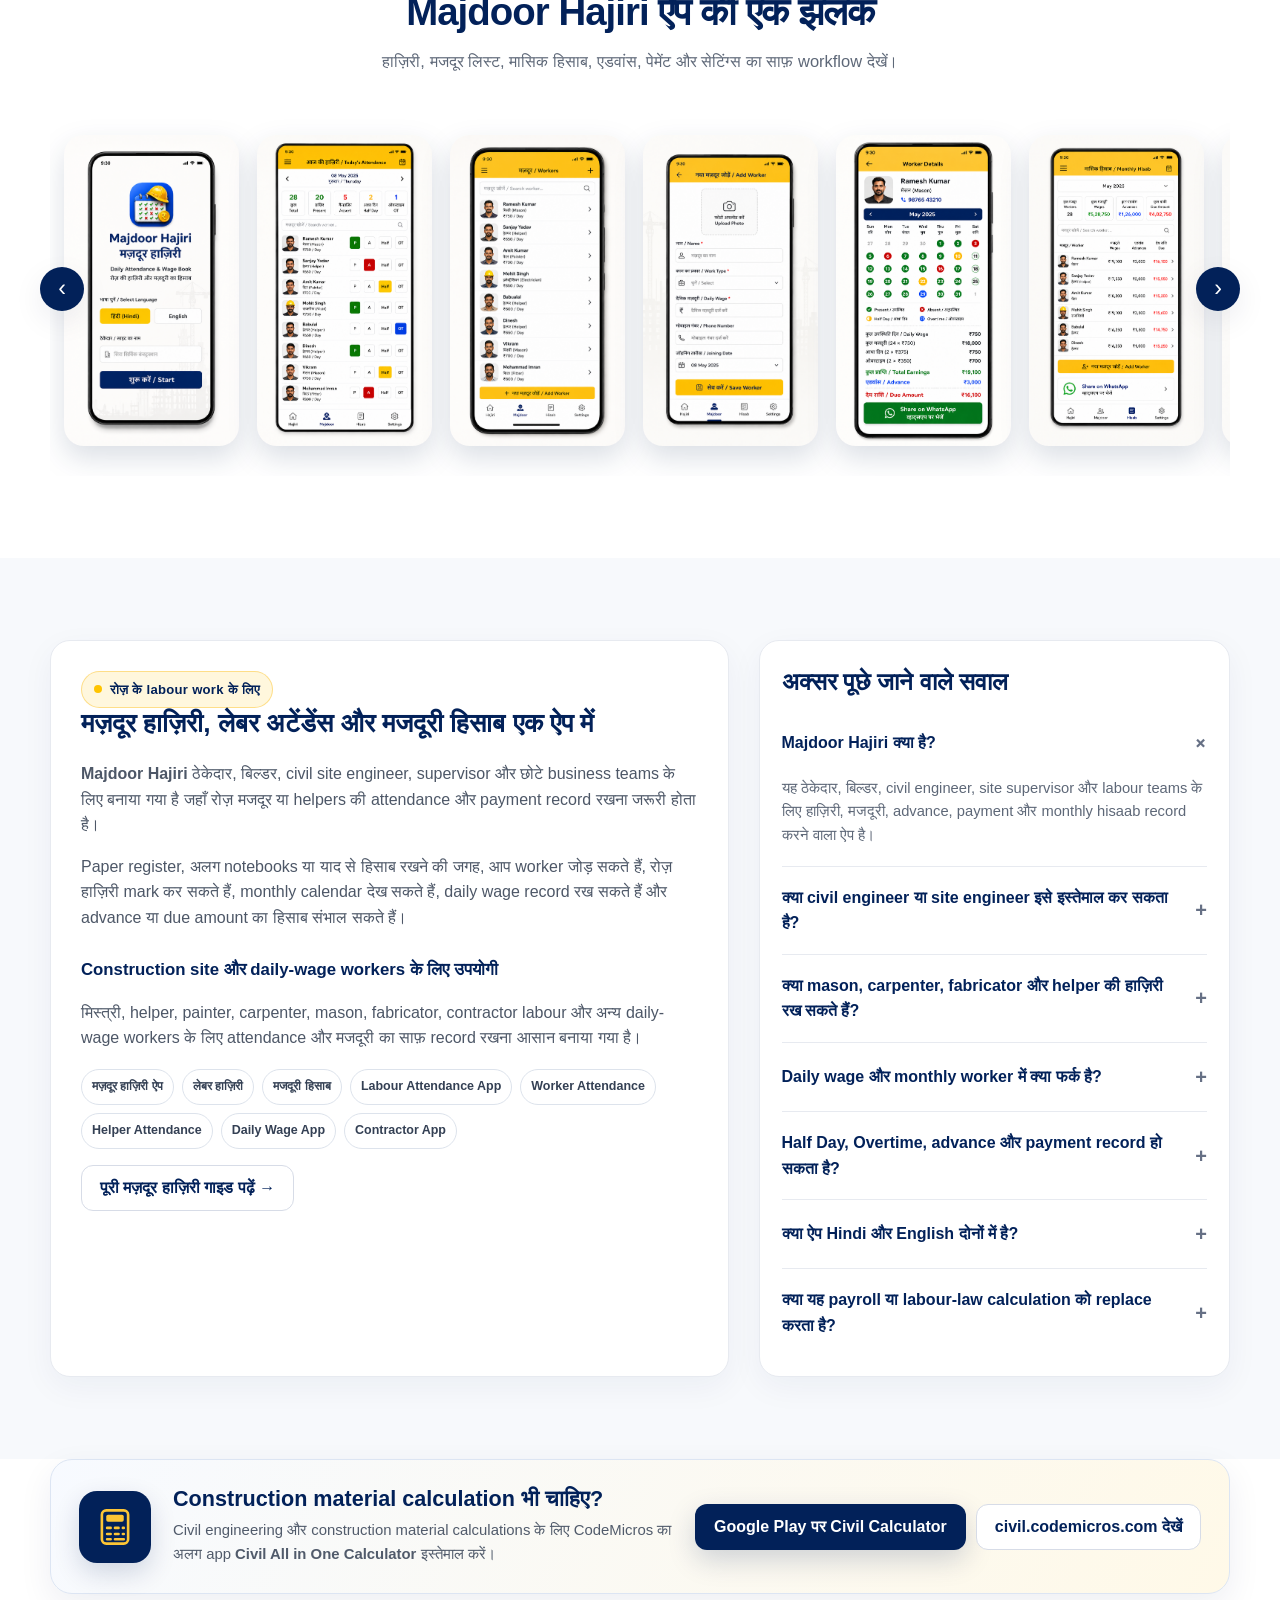
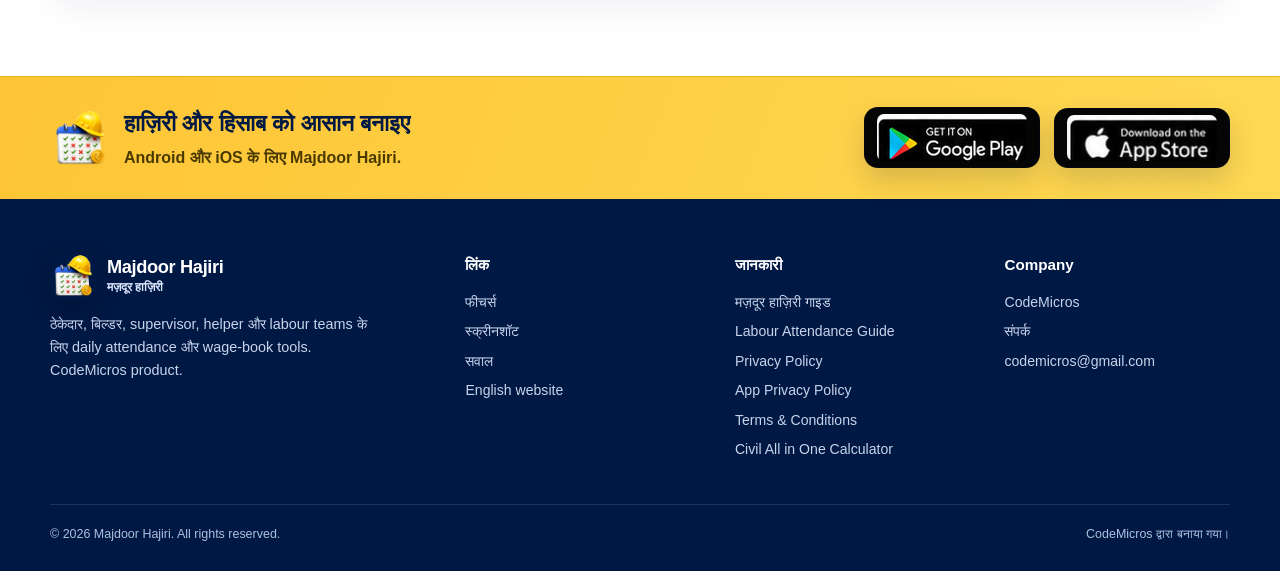
<file: hi.html>
<!DOCTYPE html>

<html lang="hi-IN">
<head>
<meta charset="utf-8"/>
<meta content="width=device-width, initial-scale=1" name="viewport"/>
<title>मज़दूर हाज़िरी ऐप – कंस्ट्रक्शन लेबर अटेंडेंस, मजदूरी और हिसाब | Majdoor Hajiri</title>
<meta content="Majdoor Hajiri ठेकेदार, बिल्डर, सिविल इंजीनियर और साइट सुपरवाइज़र के लिए मजदूर हाज़िरी, daily wage, monthly worker salary, advance, payment और हिसाब रखने वाला Hindi + English ऐप है।" name="description"/>
<meta content="मज़दूर हाज़िरी, मजदूर हाजिरी ऐप, लेबर अटेंडेंस, कंस्ट्रक्शन लेबर, सिविल इंजीनियर ऐप, साइट इंजीनियर, ठेकेदार ऐप, राज मिस्त्री हाज़िरी, कारपेंटर हाज़िरी, फैब्रिकेटर, हेल्पर अटेंडेंस, daily wage worker, monthly worker salary, mazdoor hajiri, labour attendance app, construction site attendance" name="keywords"/>
<meta content="index, follow, max-image-preview:large, max-snippet:-1" name="robots"/>
<meta content="#022159" name="theme-color"/>
<link href="https://majdoorhajiri.codemicros.com/hi.html" rel="canonical"/>
<link href="https://majdoorhajiri.codemicros.com/" hreflang="en-IN" rel="alternate"/>
<link href="https://majdoorhajiri.codemicros.com/hi.html" hreflang="hi-IN" rel="alternate"/>
<link href="https://majdoorhajiri.codemicros.com/" hreflang="x-default" rel="alternate"/>
<link href="assets/img/favicon-32.png" rel="icon" sizes="32x32" type="image/png"/>
<link href="assets/img/apple-touch-icon.png" rel="apple-touch-icon"/>
<link href="manifest.webmanifest" rel="manifest"/>
<meta content="website" property="og:type"/>
<meta content="Majdoor Hajiri" property="og:site_name"/>
<meta content="मज़दूर हाज़िरी – लेबर अटेंडेंस और मजदूरी हिसाब ऐप" property="og:title"/>
<meta content="रोज़ की हाज़िरी, मजदूरी, एडवांस, पेमेंट और मासिक हिसाब एक सरल ऐप में।" property="og:description"/>
<meta content="https://majdoorhajiri.codemicros.com/assets/img/og-image.jpg" property="og:image"/>
<link href="assets/css/styles.css" rel="stylesheet"/>
<script type="application/ld+json">
  {
    "@context":"https://schema.org",
    "@graph":[
      {"@type":"WebSite","name":"Majdoor Hajiri","alternateName":["Mazdoor Hajiri","मज़दूर हाज़िरी"],"url":"https://majdoorhajiri.codemicros.com/","inLanguage":["hi-IN","en-IN"]},
      {"@type":"SoftwareApplication","name":"Majdoor Hajiri","alternateName":["Mazdoor Hajiri","मज़दूर हाज़िरी","लेबर हाज़िरी"],"applicationCategory":"BusinessApplication","operatingSystem":"Android, iOS","inLanguage":["hi-IN","en-IN"],"description":"ठेकेदार, बिल्डर, civil engineer और construction site teams के लिए मज़दूर हाज़िरी, daily wage, advance, payment और monthly hisaab app.","image":"https://majdoorhajiri.codemicros.com/assets/img/app-icon.png","publisher":{"@type":"Organization","name":"CodeMicros","url":"https://codemicros.com/"},"url":"https://majdoorhajiri.codemicros.com/hi.html"},
      {"@type":"FAQPage","mainEntity":[
        {"@type":"Question","name":"Majdoor Hajiri क्या है?","acceptedAnswer":{"@type":"Answer","text":"यह ठेकेदार, बिल्डर, civil engineer, site supervisor और labour teams के लिए हाज़िरी, मजदूरी, advance, payment और monthly hisaab record करने वाला app है।"}},
        {"@type":"Question","name":"क्या civil engineer या site engineer Majdoor Hajiri इस्तेमाल कर सकता है?","acceptedAnswer":{"@type":"Answer","text":"हाँ। Site engineer worker attendance, work type, wage, advance, payment और monthly record को एक जगह व्यवस्थित रख सकता है।"}},
        {"@type":"Question","name":"क्या mason, carpenter, fabricator और helper की हाज़िरी रख सकते हैं?","acceptedAnswer":{"@type":"Answer","text":"हाँ। अलग-अलग worker roles जैसे राज मिस्त्री, carpenter, fabricator, painter, electrician, helper और general labour का record रखा जा सकता है।"}},
        {"@type":"Question","name":"Daily wage और monthly worker में क्या फर्क है?","acceptedAnswer":{"@type":"Answer","text":"Daily wage worker की मजदूरी आम तौर पर attendance और तय daily rate पर आधारित होती है, जबकि monthly worker का payment तय monthly salary और site/company attendance policy के अनुसार होता है।"}}
      ]}
    ]
  }</script>
</head>
<body>
<a class="skip-link" href="#main">मुख्य सामग्री पर जाएँ</a>
<header class="site-header">
<div class="container nav-shell">
<a aria-label="Majdoor Hajiri होम" class="brand" href="hi.html"><img alt="Majdoor Hajiri ऐप आइकन" height="46" src="assets/img/app-icon.png" width="46"/><span class="brand-copy"><span class="brand-title">Majdoor Hajiri</span><span class="brand-hi">मज़दूर हाज़िरी</span></span></a>
<nav aria-label="मुख्य नेविगेशन" class="primary-nav"><a class="active" href="#home">होम</a><a href="#features">फीचर्स</a><a href="#use-cases">किसके लिए</a><a href="#screenshots">स्क्रीनशॉट</a><a href="#faq">सवाल</a><a href="mazdoor-hajiri-app.html">गाइड</a><a href="contact.html">संपर्क</a></nav>
<div class="nav-actions"><span class="lang-switch"><a href="index.html">EN</a><a class="current" href="hi.html">हिं</a></span><a class="btn btn-primary btn-small" href="#download">ऐप डाउनलोड करें</a><button aria-expanded="false" aria-label="मेन्यू खोलें" class="mobile-toggle" type="button"><span></span><span></span><span></span></button></div>
</div>
</header>
<main id="main">
<section class="hero" id="home">
<div class="container hero-grid">
<div class="hero-copy">
<span class="eyebrow"><span class="eyebrow-dot"></span>लेबर अटेंडेंस और मजदूरी हिसाब</span>
<h1><span class="hero-title-line">Majdoor Hajiri –</span><span class="hero-title-line accent devanagari-title">मज़दूर / लेबर</span><span class="hero-title-line devanagari-title">हाज़िरी ऐप</span></h1>
<p class="hero-lead">रोज़ की हाज़िरी, मजदूरी, एडवांस, पेमेंट और महीने का हिसाब — ठेकेदार, बिल्डर, साइट इंजीनियर, सुपरवाइज़र और हेल्पर टीम के लिए एक आसान ऐप। <strong>Hindi + English.</strong></p>
<div class="hero-inline-features"><span class="hero-inline-feature"><span class="mini-icon">✓</span>हाज़िरी / Attendance</span><span class="hero-inline-feature"><span class="mini-icon">₹</span>मजदूरी / Wages</span><span class="hero-inline-feature"><span class="mini-icon">≡</span>हिसाब / Hisaab</span><span class="hero-inline-feature"><span class="mini-icon">अ</span>Hindi + English</span></div>
<div class="store-buttons" id="download"><a aria-label="Google Play पर Majdoor Hajiri" class="store-link" data-store="play" href="#download"><img alt="Google Play" src="assets/img/store/google-play.png"/></a><a aria-label="App Store पर Majdoor Hajiri" class="store-link" data-store="app" href="#download"><img alt="App Store" src="assets/img/store/app-store.png"/></a></div>
<div class="hero-trust"><span class="shield-mark">✓</span><span>ठेकेदार, कंस्ट्रक्शन साइट और रोज़ के मज़दूर रिकॉर्ड के लिए बनाया गया</span></div>
</div>
<div aria-label="Majdoor Hajiri ऐप स्क्रीन" class="hero-visual"><div class="phone-stage"><div class="phone-shot left"><img alt="मज़दूर की महीने की हाज़िरी और विवरण" src="assets/img/screenshots/worker-details.png"/></div><div class="phone-shot center"><img alt="आज की मज़दूर हाज़िरी स्क्रीन" src="assets/img/screenshots/attendance.png"/></div><div class="phone-shot right"><img alt="मासिक मजदूरी और बकाया हिसाब" src="assets/img/screenshots/monthly-hisab.png"/></div></div></div>
</div>
</section>
<section class="section" id="features">
<div class="container"><h2 class="section-title">साइट मैनेजमेंट के लिए जरूरी फीचर्स</h2><p class="section-subtitle">कागज़, अलग-अलग नोटबुक और बार-बार की गणना कम करके मज़दूरों का रिकॉर्ड एक जगह रखें।</p>
<div class="feature-grid">
<article class="feature-card"><img alt="हाज़िरी आइकन" src="assets/img/icons/attendance.png"/><h3>रोज़ की हाज़िरी</h3><p>Present, Absent, Half Day और Overtime को जल्दी मार्क करें।</p></article>
<article class="feature-card"><img alt="मजदूरी आइकन" src="assets/img/icons/wages.png"/><h3>मजदूरी और वेतन</h3><p>हर worker की daily wage और salary record अलग रखें।</p></article>
<article class="feature-card"><img alt="एडवांस आइकन" src="assets/img/icons/advance.png"/><h3>एडवांस और पेमेंट</h3><p>Advance, paid amount और बाकी due का रिकॉर्ड साफ़ रखें।</p></article>
<article class="feature-card"><img alt="भाषा आइकन" src="assets/img/icons/language.png"/><h3>Hindi + English</h3><p>अपनी सुविधा के अनुसार हिंदी या English में ऐप इस्तेमाल करें।</p></article>
<article class="feature-card"><img alt="मज़दूर मैनेजमेंट आइकन" src="assets/img/icons/workers.png"/><h3>मज़दूर मैनेजमेंट</h3><p>नाम, काम, मजदूरी, फोन और joining details के साथ worker जोड़ें।</p></article>
<article class="feature-card"><img alt="रिपोर्ट शेयर आइकन" src="assets/img/icons/share.png"/><h3>रिपोर्ट और शेयर</h3><p>हाज़िरी और हिसाब का रिकॉर्ड व्यवस्थित रखें और जरूरत पर शेयर करें।</p></article>
</div>
</div>
</section>
<section class="section section-soft" id="use-cases">
<div class="container"><h2 class="section-title">Majdoor Hajiri किन लोगों के लिए है?</h2><p class="section-subtitle">छोटी साइट से लेकर रोज़ कई मज़दूर संभालने वाली टीम तक, ऐप का flow daily labour work को ध्यान में रखकर बनाया गया है।</p>
<div class="audience-grid">
<article class="audience-card"><div class="portrait"><img alt="ठेकेदार" src="assets/img/design/contractor.png"/></div><div class="audience-copy"><h3>ठेकेदार</h3><p>हाज़िरी, मजदूरी और भुगतान का रिकॉर्ड एक जगह।</p></div></article>
<article class="audience-card"><div class="portrait"><img alt="बिल्डर" src="assets/img/design/builder.png"/></div><div class="audience-copy"><h3>बिल्डर</h3><p>साइट workers और attendance records को आसानी से देखें।</p></div></article>
<article class="audience-card"><div class="portrait"><img alt="साइट इंजीनियर" src="assets/img/design/site-engineer.png"/></div><div class="audience-copy"><h3>Site Engineer</h3><p>रोज़ की worker presence और labour record व्यवस्थित रखें।</p></div></article>
<article class="audience-card"><div class="portrait"><img alt="सुपरवाइज़र" src="assets/img/design/supervisor.png"/></div><div class="audience-copy"><h3>Supervisor</h3><p>हाज़िरी और worker details का भरोसेमंद रिकॉर्ड रखें।</p></div></article>
<article class="audience-card"><div class="portrait"><img alt="हेल्पर" src="assets/img/design/helper.png"/></div><div class="audience-copy"><h3>Helper Team</h3><p>हेल्पर attendance, मजदूरी और payment हिसाब संभालें।</p></div></article>
<article class="audience-card"><div class="portrait"><img alt="मज़दूर" src="assets/img/design/labour.png"/></div><div class="audience-copy"><h3>Labour / Mazdoor</h3><p>हाज़िरी, मजदूरी, एडवांस और due amount का साफ़ रिकॉर्ड।</p></div></article>
</div>
</div>
</section>
<section class="section" id="construction-guide"><div class="container">
<h2 class="section-title">कंस्ट्रक्शन साइट पर कौन क्या काम करता है और हाज़िरी कैसे रखें?</h2>
<p class="section-subtitle">Construction site पर management से लेकर skilled labour और helper तक अलग-अलग roles होते हैं। Majdoor Hajiri का focus हर worker की attendance, wage और payment history को साफ़ तरीके से रखना है।</p>
<div class="role-detail-grid">
<article class="role-detail-card"><span class="role-kicker">Management</span><h3>ठेकेदार / Thekedar / Contractor</h3><p>ठेकेदार labour arrange करता है, काम coordinate करता है और अक्सर रोज़ की हाज़िरी, मजदूरी rate, advance, payment और बाकी हिसाब संभालता है।</p></article>
<article class="role-detail-card"><span class="role-kicker">Project</span><h3>Builder / Developer</h3><p>Builder project execution, labour deployment, subcontractor teams, progress और construction cost को review करता है।</p></article>
<article class="role-detail-card"><span class="role-kicker">Engineering</span><h3>Civil Engineer / Site Engineer</h3><p>Civil engineer drawing, quantity, quality और site progress पर काम करता है। Labour attendance का सही record workforce planning और daily site coordination में मदद करता है।</p></article>
<article class="role-detail-card"><span class="role-kicker">Supervision</span><h3>Supervisor / Foreman</h3><p>Supervisor site पर workers को coordinate करता है और daily presence, work type, Half Day, Overtime और team allocation check कर सकता है।</p></article>
<article class="role-detail-card"><span class="role-kicker">Skilled labour</span><h3>राज मिस्त्री / Mason</h3><p>Mason brickwork, blockwork, plaster और masonry work करता है। Site arrangement के अनुसार उसकी attendance daily wage या monthly basis पर हो सकती है।</p></article>
<article class="role-detail-card"><span class="role-kicker">Skilled labour</span><h3>Carpenter / Shuttering Carpenter</h3><p>Carpenter formwork, shuttering, door, furniture या joinery work कर सकता है। Worker-wise attendance से days worked और payment history review करना आसान होता है।</p></article>
<article class="role-detail-card"><span class="role-kicker">Skilled labour</span><h3>Fabricator / Welder</h3><p>Fabricator और welder steel/metal work करते हैं। उनका daily rate, attendance, overtime, advance और due worker-wise record किया जा सकता है।</p></article>
<article class="role-detail-card"><span class="role-kicker">Site support</span><h3>Helper / General Labour / Mazdoor</h3><p>Helper और general labour material shifting, mixing, cleaning और दूसरे site tasks में support करते हैं। Simple hajiri record paper register की confusion कम करता है।</p></article>
</div>
<div class="wage-methods">
<article class="wage-card"><h3>Daily Wage Worker</h3><p>Payment आम तौर पर attendance और तय daily rate से जुड़ा होता है। Half Day और Overtime का rate आपके site rule और worker agreement के अनुसार होना चाहिए।</p><span class="formula">Basic example: payable attendance units × agreed daily rate</span></article>
<article class="wage-card"><h3>Monthly Worker</h3><p>Monthly worker की तय monthly salary होती है। Absent, paid/unpaid days और deduction company/site policy और applicable rules पर depend करते हैं।</p><span class="formula">Attendance record को final monthly settlement के आधार के रूप में रखें</span></article>
<article class="wage-card"><h3>Advance, Payment और Due</h3><p>महीने के बीच worker advance ले सकता है। Attendance के साथ advance और payment entries रखने से remaining due समझना आसान होता है।</p><span class="formula">Clear record: earnings + payment entries + remaining due</span></article>
</div>
<p class="construction-note"><strong>जरूरी:</strong> Majdoor Hajiri attendance और wage records व्यवस्थित रखने में मदद करता है। Final salary, overtime rate, deductions, minimum wage और statutory obligations applicable agreement, company policy और local law के अनुसार verify करें।</p>
</div></section><section class="section" id="screenshots">
<div class="container"><h2 class="section-title">Majdoor Hajiri ऐप की एक झलक</h2><p class="section-subtitle">हाज़िरी, मजदूर लिस्ट, मासिक हिसाब, एडवांस, पेमेंट और सेटिंग्स का साफ़ workflow देखें।</p>
<div class="screenshot-wrap"><button aria-label="पिछले स्क्रीनशॉट" class="carousel-btn prev" type="button">‹</button><div class="screenshot-track" tabindex="0">
<figure class="screenshot-item"><img alt="Majdoor Hajiri स्वागत स्क्रीन" loading="lazy" src="assets/img/screenshots/welcome.png"/></figure><figure class="screenshot-item"><img alt="मज़दूर हाज़िरी स्क्रीन" loading="lazy" src="assets/img/screenshots/attendance.png"/></figure><figure class="screenshot-item"><img alt="मज़दूर सूची" loading="lazy" src="assets/img/screenshots/workers.png"/></figure><figure class="screenshot-item"><img alt="मज़दूर जोड़ने का फॉर्म" loading="lazy" src="assets/img/screenshots/add-worker.png"/></figure><figure class="screenshot-item"><img alt="मज़दूर का पूरा रिकॉर्ड" loading="lazy" src="assets/img/screenshots/worker-details.png"/></figure><figure class="screenshot-item"><img alt="मासिक हिसाब" loading="lazy" src="assets/img/screenshots/monthly-hisab.png"/></figure><figure class="screenshot-item"><img alt="एडवांस और पेमेंट" loading="lazy" src="assets/img/screenshots/advance-payment.png"/></figure><figure class="screenshot-item"><img alt="सेटिंग्स" loading="lazy" src="assets/img/screenshots/settings.png"/></figure>
</div><button aria-label="अगले स्क्रीनशॉट" class="carousel-btn next" type="button">›</button></div>
</div>
</section>
<section class="section section-soft" id="seo-content">
<div class="container content-split">
<article class="seo-card"><span class="eyebrow"><span class="eyebrow-dot"></span>रोज़ के labour work के लिए</span><h2>मज़दूर हाज़िरी, लेबर अटेंडेंस और मजदूरी हिसाब एक ऐप में</h2><p><strong>Majdoor Hajiri</strong> ठेकेदार, बिल्डर, civil site engineer, supervisor और छोटे business teams के लिए बनाया गया है जहाँ रोज़ मजदूर या helpers की attendance और payment record रखना जरूरी होता है।</p><p>Paper register, अलग notebooks या याद से हिसाब रखने की जगह, आप worker जोड़ सकते हैं, रोज़ हाज़िरी mark कर सकते हैं, monthly calendar देख सकते हैं, daily wage record रख सकते हैं और advance या due amount का हिसाब संभाल सकते हैं।</p><h3>Construction site और daily-wage workers के लिए उपयोगी</h3><p>मिस्त्री, helper, painter, carpenter, mason, fabricator, contractor labour और अन्य daily-wage workers के लिए attendance और मजदूरी का साफ़ record रखना आसान बनाया गया है।</p><div class="keyword-chips"><span class="keyword-chip">मज़दूर हाज़िरी ऐप</span><span class="keyword-chip">लेबर हाज़िरी</span><span class="keyword-chip">मजदूरी हिसाब</span><span class="keyword-chip">Labour Attendance App</span><span class="keyword-chip">Worker Attendance</span><span class="keyword-chip">Helper Attendance</span><span class="keyword-chip">Daily Wage App</span><span class="keyword-chip">Contractor App</span></div><p><a class="btn btn-outline" href="mazdoor-hajiri-app.html">पूरी मज़दूर हाज़िरी गाइड पढ़ें →</a></p></article>
<aside class="faq-card" id="faq"><h2 class="faq-title">अक्सर पूछे जाने वाले सवाल</h2>
<div class="faq-item open"><button aria-expanded="true" class="faq-question" type="button"><span>Majdoor Hajiri क्या है?</span><span>+</span></button><div class="faq-answer">यह ठेकेदार, बिल्डर, civil engineer, site supervisor और labour teams के लिए हाज़िरी, मजदूरी, advance, payment और monthly hisaab record करने वाला ऐप है।</div></div>
<div class="faq-item"><button aria-expanded="false" class="faq-question" type="button"><span>क्या civil engineer या site engineer इसे इस्तेमाल कर सकता है?</span><span>+</span></button><div class="faq-answer">हाँ। Site engineer worker attendance, work type, wage, advance, payment और monthly record को एक जगह व्यवस्थित रख सकता है।</div></div>
<div class="faq-item"><button aria-expanded="false" class="faq-question" type="button"><span>क्या mason, carpenter, fabricator और helper की हाज़िरी रख सकते हैं?</span><span>+</span></button><div class="faq-answer">हाँ। अलग-अलग worker roles जैसे राज मिस्त्री, carpenter, fabricator, painter, electrician, helper और general labour का record रखा जा सकता है।</div></div>
<div class="faq-item"><button aria-expanded="false" class="faq-question" type="button"><span>Daily wage और monthly worker में क्या फर्क है?</span><span>+</span></button><div class="faq-answer">Daily wage worker की मजदूरी आम तौर पर attendance और तय daily rate पर आधारित होती है। Monthly worker का payment तय monthly salary और site/company attendance policy के अनुसार होता है।</div></div>
<div class="faq-item"><button aria-expanded="false" class="faq-question" type="button"><span>Half Day, Overtime, advance और payment record हो सकता है?</span><span>+</span></button><div class="faq-answer">ऐप Present, Absent, Half Day और Overtime के साथ advance, payment और due amount का record रखने के लिए बनाया गया है।</div></div>
<div class="faq-item"><button aria-expanded="false" class="faq-question" type="button"><span>क्या ऐप Hindi और English दोनों में है?</span><span>+</span></button><div class="faq-answer">हाँ। Majdoor Hajiri को Hindi और English users दोनों को ध्यान में रखकर बनाया गया है।</div></div>
<div class="faq-item"><button aria-expanded="false" class="faq-question" type="button"><span>क्या यह payroll या labour-law calculation को replace करता है?</span><span>+</span></button><div class="faq-answer">नहीं। यह attendance और wage record tool है। Final salary, overtime rate, deductions और statutory rules applicable policy और कानून के अनुसार check करें।</div></div></aside>
</div>
</section>
<section class="civil-promo" id="civil-calculator"><div class="container"><div class="civil-promo-card">
<div aria-hidden="true" class="civil-promo-icon"><svg fill="none" viewbox="0 0 48 48" xmlns="http://www.w3.org/2000/svg"><rect height="38" rx="5" stroke="currentColor" stroke-width="3" width="30" x="9" y="5"></rect><rect fill="currentColor" height="8" rx="2" width="20" x="14" y="10"></rect><path d="M15 25h4M24 25h4M33 25h1M15 32h4M24 32h4M33 32h1M15 38h4M24 38h10" stroke="currentColor" stroke-linecap="round" stroke-width="3"></path></svg></div>
<div class="civil-promo-copy"><h2>Construction material calculation भी चाहिए?</h2><p>Civil engineering और construction material calculations के लिए CodeMicros का अलग app <strong>Civil All in One Calculator</strong> इस्तेमाल करें।</p></div>
<div class="civil-promo-actions"><a class="btn btn-navy" href="https://play.google.com/store/apps/details?id=com.codemicros.civil" rel="noopener noreferrer" target="_blank">Google Play पर Civil Calculator</a><a class="btn btn-outline" href="https://civil.codemicros.com" rel="noopener noreferrer" target="_blank">civil.codemicros.com देखें</a></div>
</div></div></section><section class="download-cta"><div class="container"><div class="cta-brand"><img alt="Majdoor Hajiri" src="assets/img/app-icon.png"/><div><h2>हाज़िरी और हिसाब को आसान बनाइए</h2><p>Android और iOS के लिए Majdoor Hajiri.</p></div></div><div class="store-buttons"><a class="store-link" data-store="play" href="#download"><img alt="Google Play" src="assets/img/store/google-play.png"/></a><a class="store-link" data-store="app" href="#download"><img alt="App Store" src="assets/img/store/app-store.png"/></a></div></div></section>
</main>
<footer class="site-footer"><div class="container"><div class="footer-grid"><div class="footer-brand"><a class="brand" href="hi.html"><img alt="Majdoor Hajiri" src="assets/img/app-icon.png"/><span class="brand-copy"><span class="brand-title">Majdoor Hajiri</span><span class="brand-hi">मज़दूर हाज़िरी</span></span></a><p>ठेकेदार, बिल्डर, supervisor, helper और labour teams के लिए daily attendance और wage-book tools. CodeMicros product.</p></div><div class="footer-col"><h3>लिंक</h3><a href="#features">फीचर्स</a><a href="#screenshots">स्क्रीनशॉट</a><a href="#faq">सवाल</a><a href="index.html">English website</a></div><div class="footer-col"><h3>जानकारी</h3><a href="mazdoor-hajiri-app.html">मज़दूर हाज़िरी गाइड</a><a href="labour-attendance-app.html">Labour Attendance Guide</a><a href="privacy-policy.html">Privacy Policy</a><a href="app-privacy-policy.html">App Privacy Policy</a><a href="terms.html">Terms &amp; Conditions</a><a href="https://civil.codemicros.com" rel="noopener noreferrer" target="_blank">Civil All in One Calculator</a></div><div class="footer-col"><h3>Company</h3><a href="https://codemicros.com/">CodeMicros</a><a href="contact.html">संपर्क</a><a data-support-email="" href="mailto:codemicros@gmail.com">codemicros@gmail.com</a></div></div><div class="footer-bottom"><span>© <span data-current-year="">2026</span> Majdoor Hajiri. All rights reserved.</span><span>CodeMicros द्वारा बनाया गया।</span></div></div></footer>
<script src="assets/js/config.js"></script><script src="assets/js/app.js"></script>
</body>
</html>
</file>
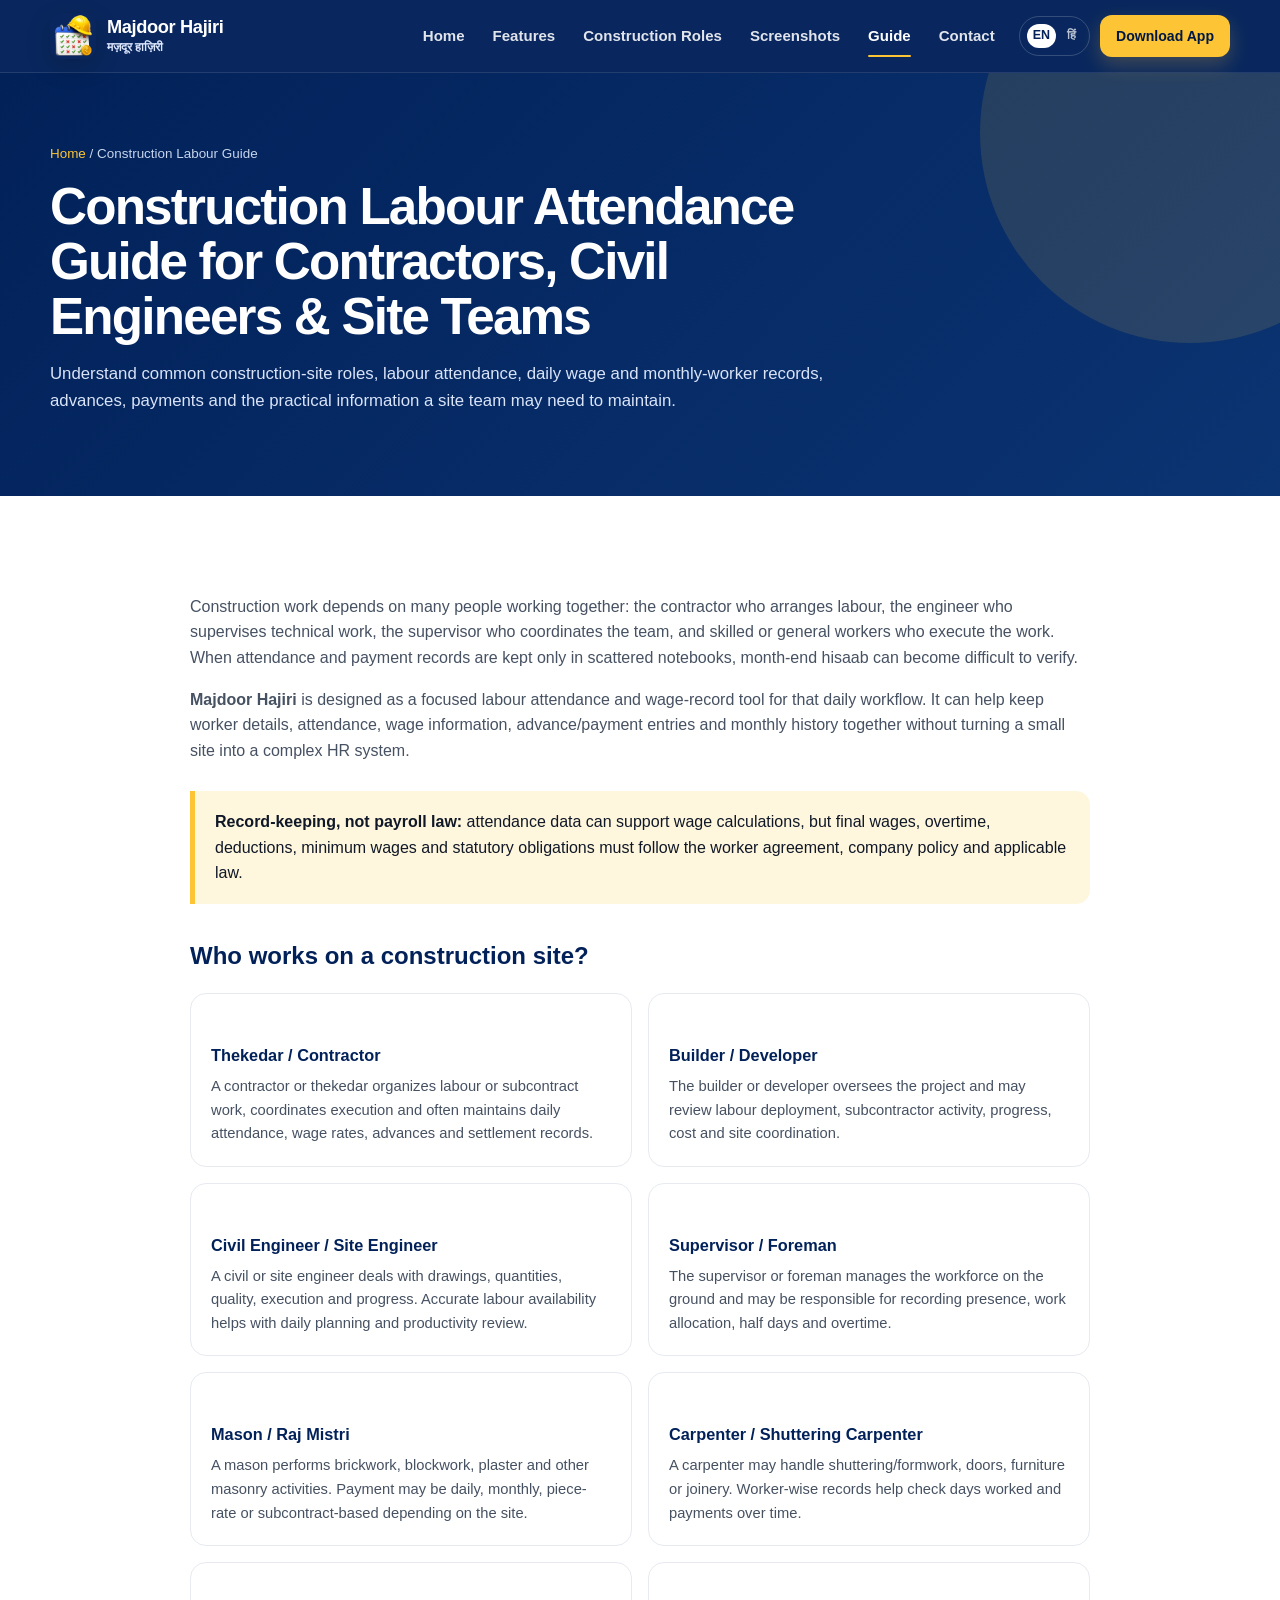
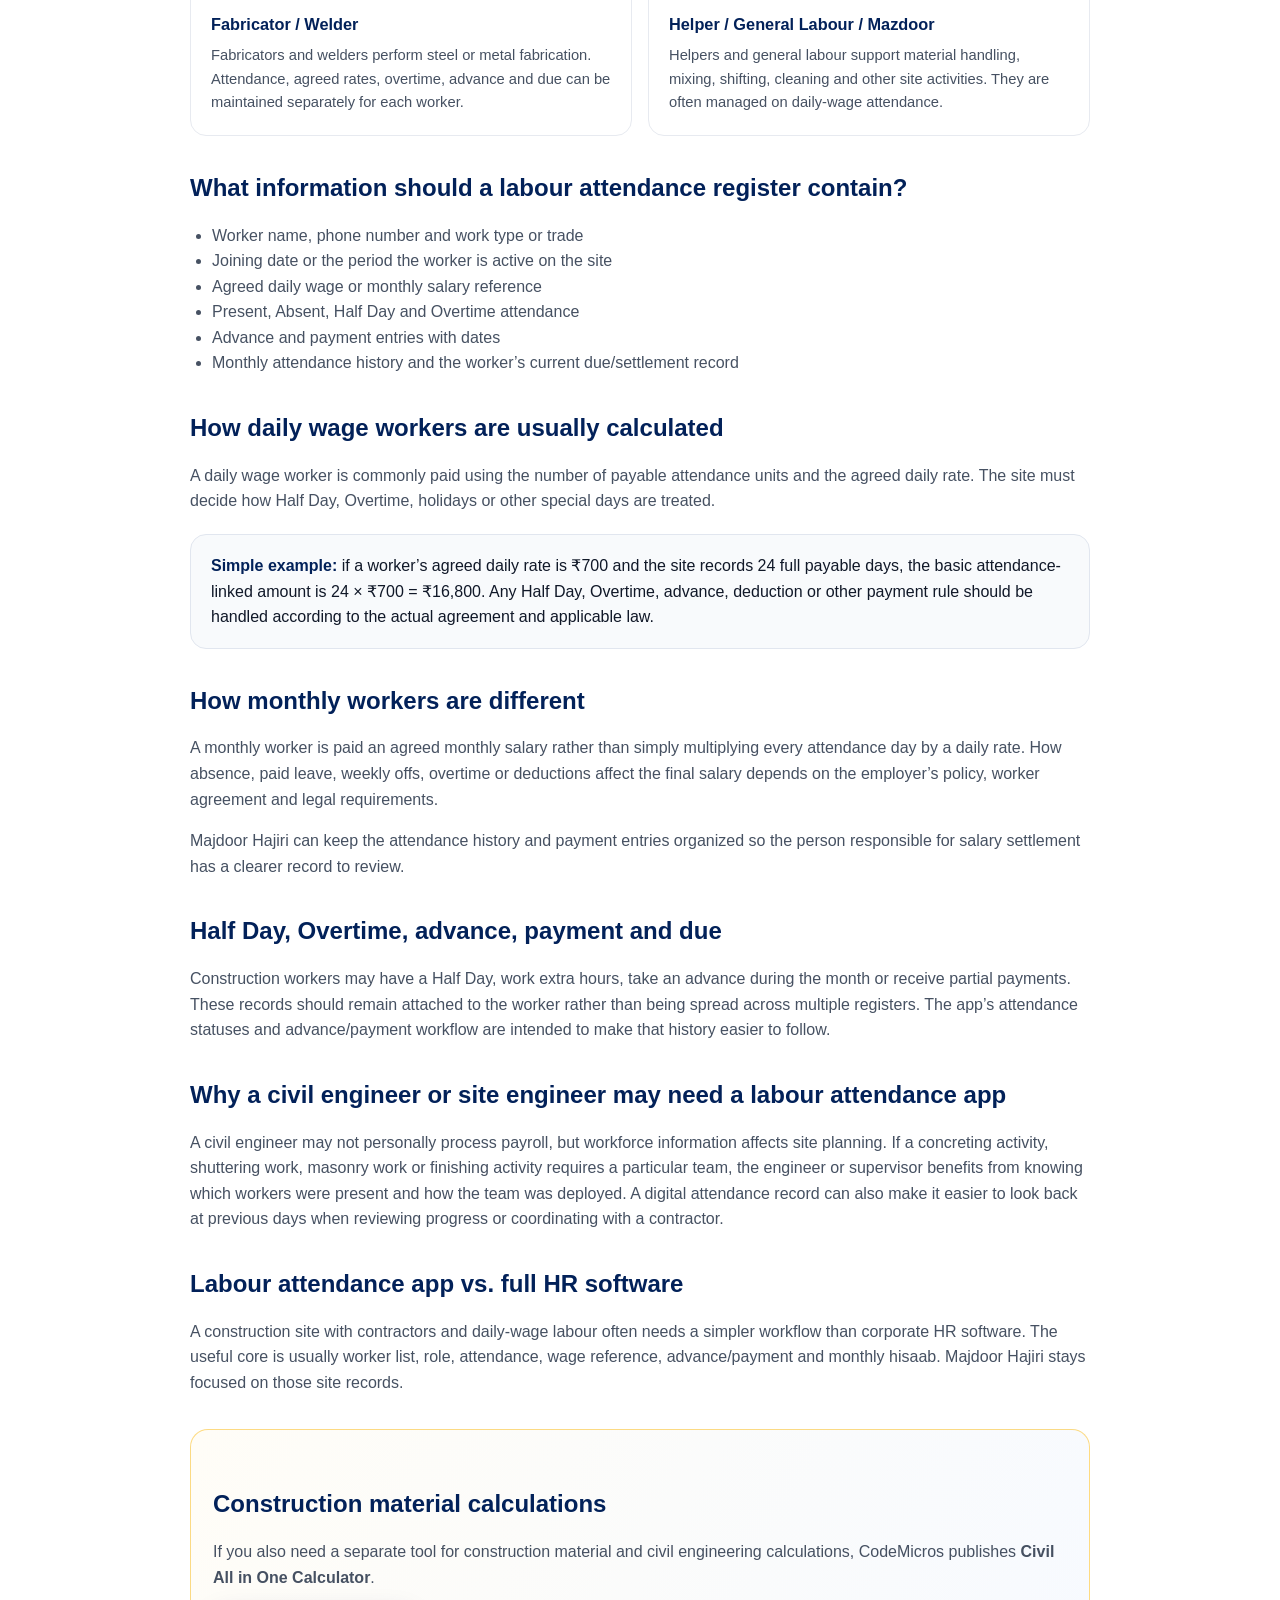
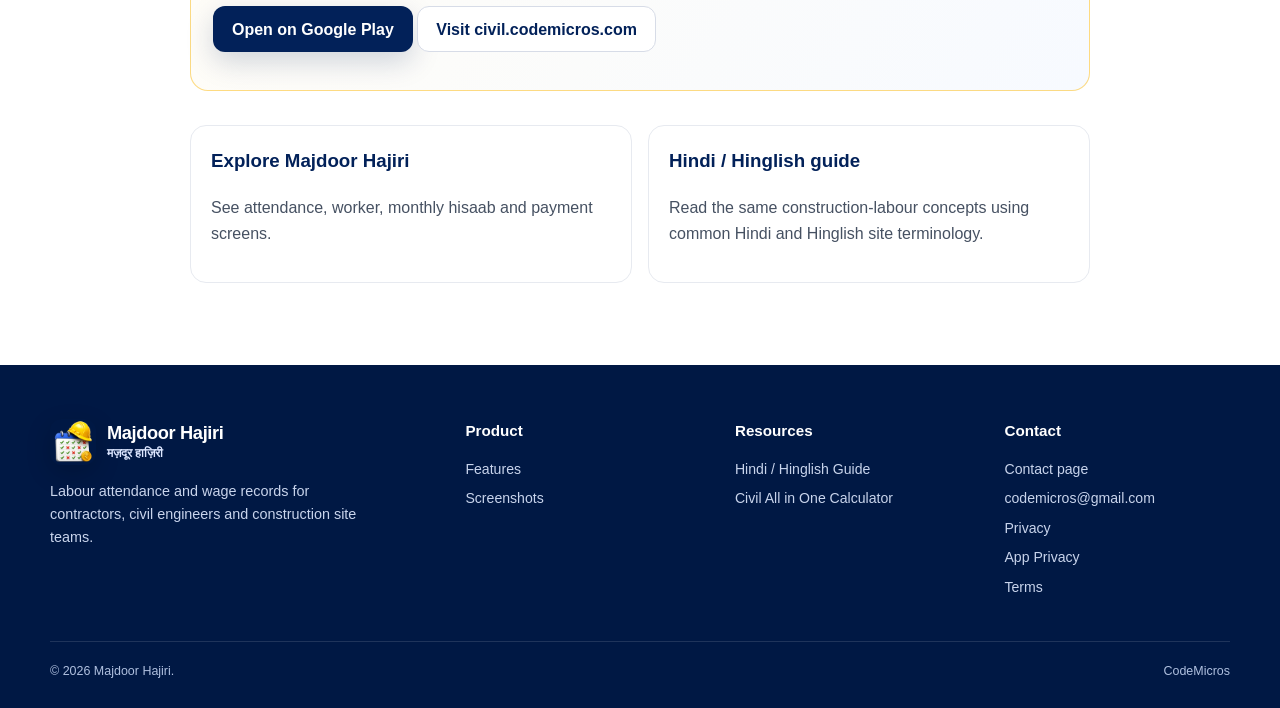
<file: labour-attendance-app.html>
<!doctype html><html lang="en-IN"><head><meta charset="utf-8"><meta name="viewport" content="width=device-width, initial-scale=1"><title>Construction Labour Attendance Guide for Contractors & Civil Engineers | Majdoor Hajiri</title><meta name="description" content="Guide to construction labour attendance, contractor and site engineer roles, mason, carpenter, fabricator and helper records, daily wage, monthly salary, overtime, advance and worker hisaab."><meta name="robots" content="index, follow, max-image-preview:large"><meta name="theme-color" content="#022159"><link rel="canonical" href="https://majdoorhajiri.codemicros.com/labour-attendance-app.html"><link rel="icon" href="assets/img/favicon-32.png"><link rel="stylesheet" href="assets/css/styles.css"><meta property="og:title" content="Construction Labour Attendance Guide | Majdoor Hajiri"><meta property="og:description" content="A practical construction-site guide for labour attendance, roles, daily wages, monthly workers and payment records."><meta property="og:image" content="https://majdoorhajiri.codemicros.com/assets/img/og-image.jpg"></head><body><header class="site-header"><div class="container nav-shell"><a class="brand" href="index.html"><img src="assets/img/app-icon.png" alt="Majdoor Hajiri"><span class="brand-copy"><span class="brand-title">Majdoor Hajiri</span><span class="brand-hi">मज़दूर हाज़िरी</span></span></a><nav class="primary-nav"><a href="index.html">Home</a><a href="index.html#features">Features</a><a href="index.html#construction-guide">Construction Roles</a><a href="index.html#screenshots">Screenshots</a><a class="active" href="labour-attendance-app.html">Guide</a><a href="contact.html">Contact</a></nav><div class="nav-actions"><span class="lang-switch"><a class="current" href="labour-attendance-app.html">EN</a><a href="mazdoor-hajiri-app.html">हिं</a></span><a class="btn btn-primary btn-small" href="index.html#download">Download App</a><button class="mobile-toggle" type="button" aria-label="Open menu"><span></span><span></span><span></span></button></div></div></header><main><section class="page-hero"><div class="container"><div class="breadcrumbs"><a href="index.html">Home</a> / Construction Labour Guide</div><h1>Construction Labour Attendance Guide for Contractors, Civil Engineers & Site Teams</h1><p>Understand common construction-site roles, labour attendance, daily wage and monthly-worker records, advances, payments and the practical information a site team may need to maintain.</p></div></section><section class="section"><article class="container article-shell">
<p>Construction work depends on many people working together: the contractor who arranges labour, the engineer who supervises technical work, the supervisor who coordinates the team, and skilled or general workers who execute the work. When attendance and payment records are kept only in scattered notebooks, month-end hisaab can become difficult to verify.</p>
<p><strong>Majdoor Hajiri</strong> is designed as a focused labour attendance and wage-record tool for that daily workflow. It can help keep worker details, attendance, wage information, advance/payment entries and monthly history together without turning a small site into a complex HR system.</p>
<div class="callout"><strong>Record-keeping, not payroll law:</strong> attendance data can support wage calculations, but final wages, overtime, deductions, minimum wages and statutory obligations must follow the worker agreement, company policy and applicable law.</div>
<h2>Who works on a construction site?</h2>
<div class="definition-grid">
<div class="definition-card"><h3>Thekedar / Contractor</h3><p>A contractor or thekedar organizes labour or subcontract work, coordinates execution and often maintains daily attendance, wage rates, advances and settlement records.</p></div>
<div class="definition-card"><h3>Builder / Developer</h3><p>The builder or developer oversees the project and may review labour deployment, subcontractor activity, progress, cost and site coordination.</p></div>
<div class="definition-card"><h3>Civil Engineer / Site Engineer</h3><p>A civil or site engineer deals with drawings, quantities, quality, execution and progress. Accurate labour availability helps with daily planning and productivity review.</p></div>
<div class="definition-card"><h3>Supervisor / Foreman</h3><p>The supervisor or foreman manages the workforce on the ground and may be responsible for recording presence, work allocation, half days and overtime.</p></div>
<div class="definition-card"><h3>Mason / Raj Mistri</h3><p>A mason performs brickwork, blockwork, plaster and other masonry activities. Payment may be daily, monthly, piece-rate or subcontract-based depending on the site.</p></div>
<div class="definition-card"><h3>Carpenter / Shuttering Carpenter</h3><p>A carpenter may handle shuttering/formwork, doors, furniture or joinery. Worker-wise records help check days worked and payments over time.</p></div>
<div class="definition-card"><h3>Fabricator / Welder</h3><p>Fabricators and welders perform steel or metal fabrication. Attendance, agreed rates, overtime, advance and due can be maintained separately for each worker.</p></div>
<div class="definition-card"><h3>Helper / General Labour / Mazdoor</h3><p>Helpers and general labour support material handling, mixing, shifting, cleaning and other site activities. They are often managed on daily-wage attendance.</p></div>
</div>
<h2>What information should a labour attendance register contain?</h2>
<ul><li>Worker name, phone number and work type or trade</li><li>Joining date or the period the worker is active on the site</li><li>Agreed daily wage or monthly salary reference</li><li>Present, Absent, Half Day and Overtime attendance</li><li>Advance and payment entries with dates</li><li>Monthly attendance history and the worker’s current due/settlement record</li></ul>
<h2>How daily wage workers are usually calculated</h2>
<p>A daily wage worker is commonly paid using the number of payable attendance units and the agreed daily rate. The site must decide how Half Day, Overtime, holidays or other special days are treated.</p>
<div class="example-box"><strong>Simple example:</strong> if a worker’s agreed daily rate is ₹700 and the site records 24 full payable days, the basic attendance-linked amount is 24 × ₹700 = ₹16,800. Any Half Day, Overtime, advance, deduction or other payment rule should be handled according to the actual agreement and applicable law.</div>
<h2>How monthly workers are different</h2>
<p>A monthly worker is paid an agreed monthly salary rather than simply multiplying every attendance day by a daily rate. How absence, paid leave, weekly offs, overtime or deductions affect the final salary depends on the employer’s policy, worker agreement and legal requirements.</p>
<p>Majdoor Hajiri can keep the attendance history and payment entries organized so the person responsible for salary settlement has a clearer record to review.</p>
<h2>Half Day, Overtime, advance, payment and due</h2>
<p>Construction workers may have a Half Day, work extra hours, take an advance during the month or receive partial payments. These records should remain attached to the worker rather than being spread across multiple registers. The app’s attendance statuses and advance/payment workflow are intended to make that history easier to follow.</p>
<h2>Why a civil engineer or site engineer may need a labour attendance app</h2>
<p>A civil engineer may not personally process payroll, but workforce information affects site planning. If a concreting activity, shuttering work, masonry work or finishing activity requires a particular team, the engineer or supervisor benefits from knowing which workers were present and how the team was deployed. A digital attendance record can also make it easier to look back at previous days when reviewing progress or coordinating with a contractor.</p>
<h2>Labour attendance app vs. full HR software</h2>
<p>A construction site with contractors and daily-wage labour often needs a simpler workflow than corporate HR software. The useful core is usually worker list, role, attendance, wage reference, advance/payment and monthly hisaab. Majdoor Hajiri stays focused on those site records.</p>
<div class="related-product-inline"><h2>Construction material calculations</h2><p>If you also need a separate tool for construction material and civil engineering calculations, CodeMicros publishes <strong>Civil All in One Calculator</strong>.</p><p><a class="btn btn-navy" href="https://play.google.com/store/apps/details?id=com.codemicros.civil" target="_blank" rel="noopener noreferrer">Open on Google Play</a> <a class="btn btn-outline" href="https://civil.codemicros.com" target="_blank" rel="noopener noreferrer">Visit civil.codemicros.com</a></p></div>
<div class="link-card-grid"><a class="link-card" href="index.html#screenshots"><h3>Explore Majdoor Hajiri</h3><p>See attendance, worker, monthly hisaab and payment screens.</p></a><a class="link-card" href="mazdoor-hajiri-app.html"><h3>Hindi / Hinglish guide</h3><p>Read the same construction-labour concepts using common Hindi and Hinglish site terminology.</p></a></div>
</article></section></main><footer class="site-footer"><div class="container"><div class="footer-grid"><div class="footer-brand"><a class="brand" href="index.html"><img src="assets/img/app-icon.png" alt="Majdoor Hajiri"><span class="brand-copy"><span class="brand-title">Majdoor Hajiri</span><span class="brand-hi">मज़दूर हाज़िरी</span></span></a><p>Labour attendance and wage records for contractors, civil engineers and construction site teams.</p></div><div class="footer-col"><h3>Product</h3><a href="index.html#features">Features</a><a href="index.html#screenshots">Screenshots</a></div><div class="footer-col"><h3>Resources</h3><a href="mazdoor-hajiri-app.html">Hindi / Hinglish Guide</a><a href="https://civil.codemicros.com" target="_blank" rel="noopener noreferrer">Civil All in One Calculator</a></div><div class="footer-col"><h3>Contact</h3><a href="contact.html">Contact page</a><a data-support-email href="mailto:codemicros@gmail.com">codemicros@gmail.com</a><a href="privacy-policy.html">Privacy</a><a href="app-privacy-policy.html">App Privacy</a><a href="terms.html">Terms</a></div></div><div class="footer-bottom"><span>© <span data-current-year>2026</span> Majdoor Hajiri.</span><span>CodeMicros</span></div></div></footer><script src="assets/js/config.js"></script><script src="assets/js/app.js"></script></body></html>
</file>
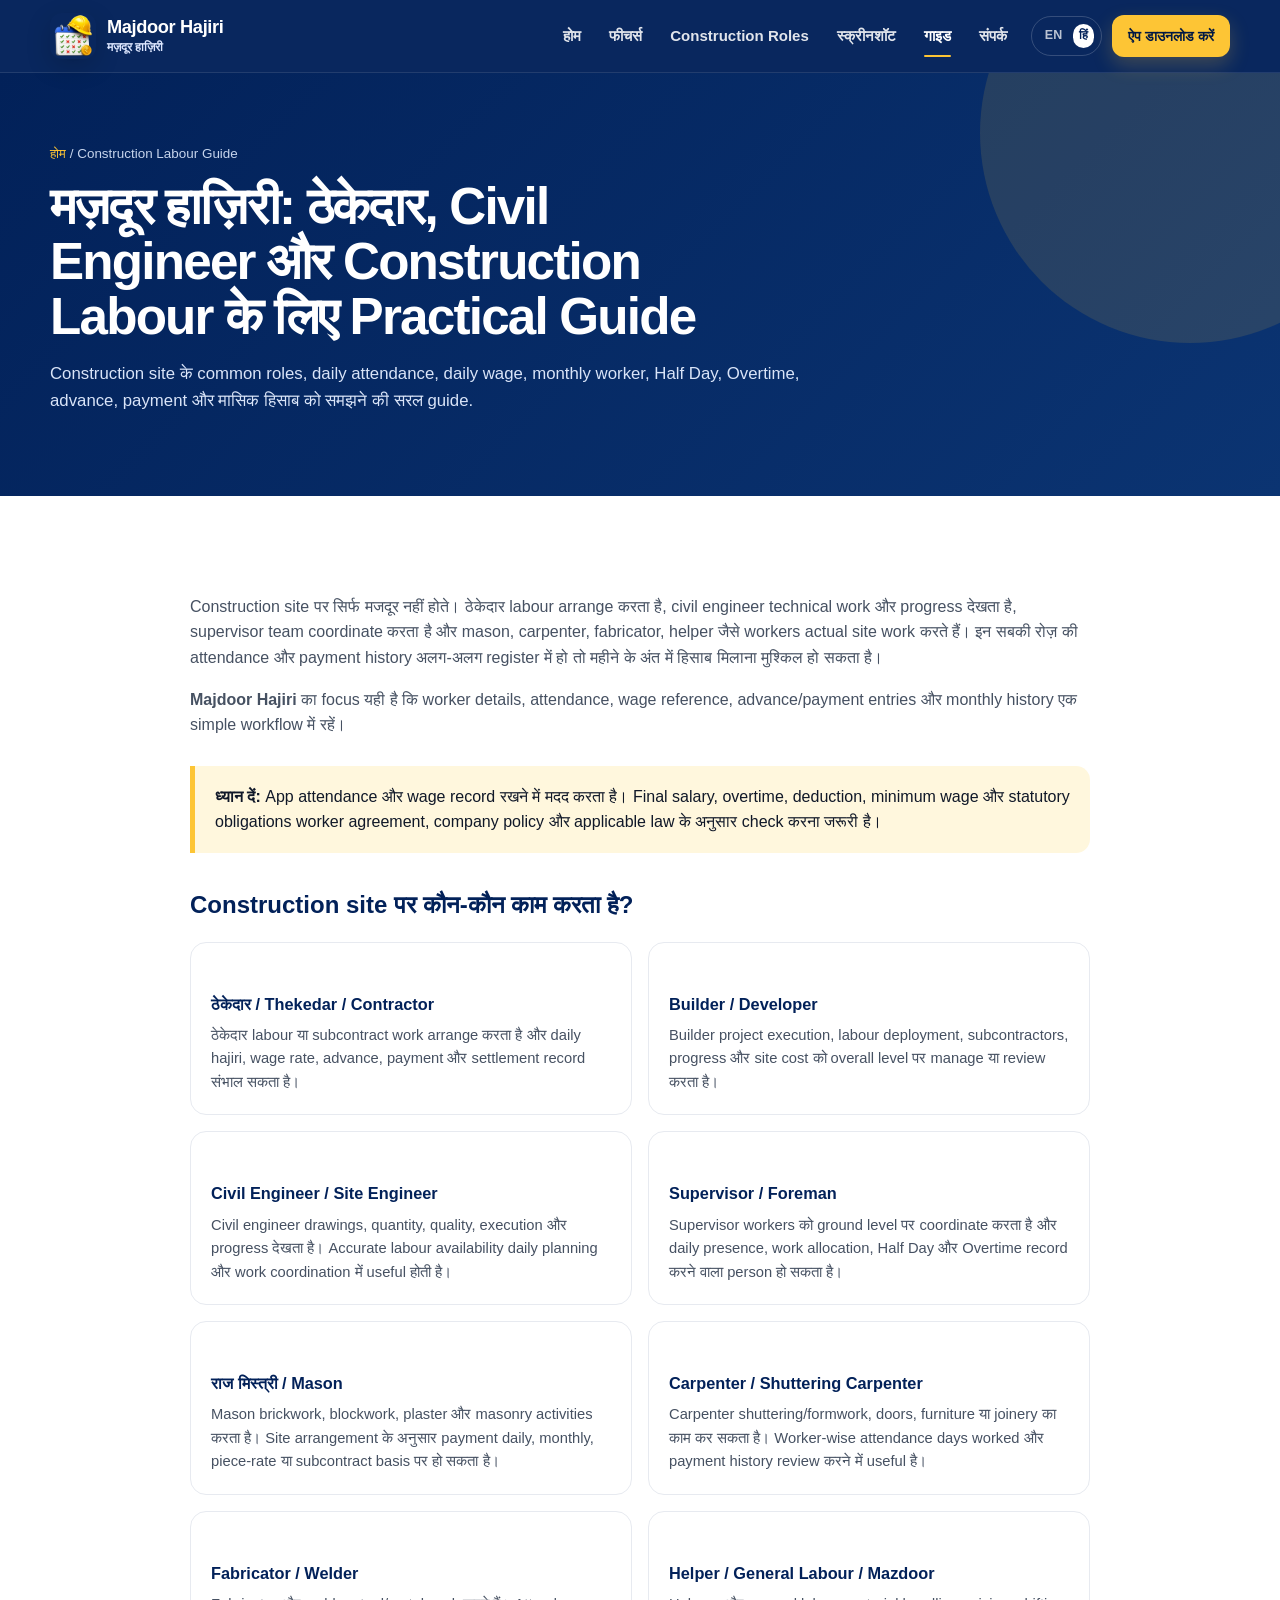
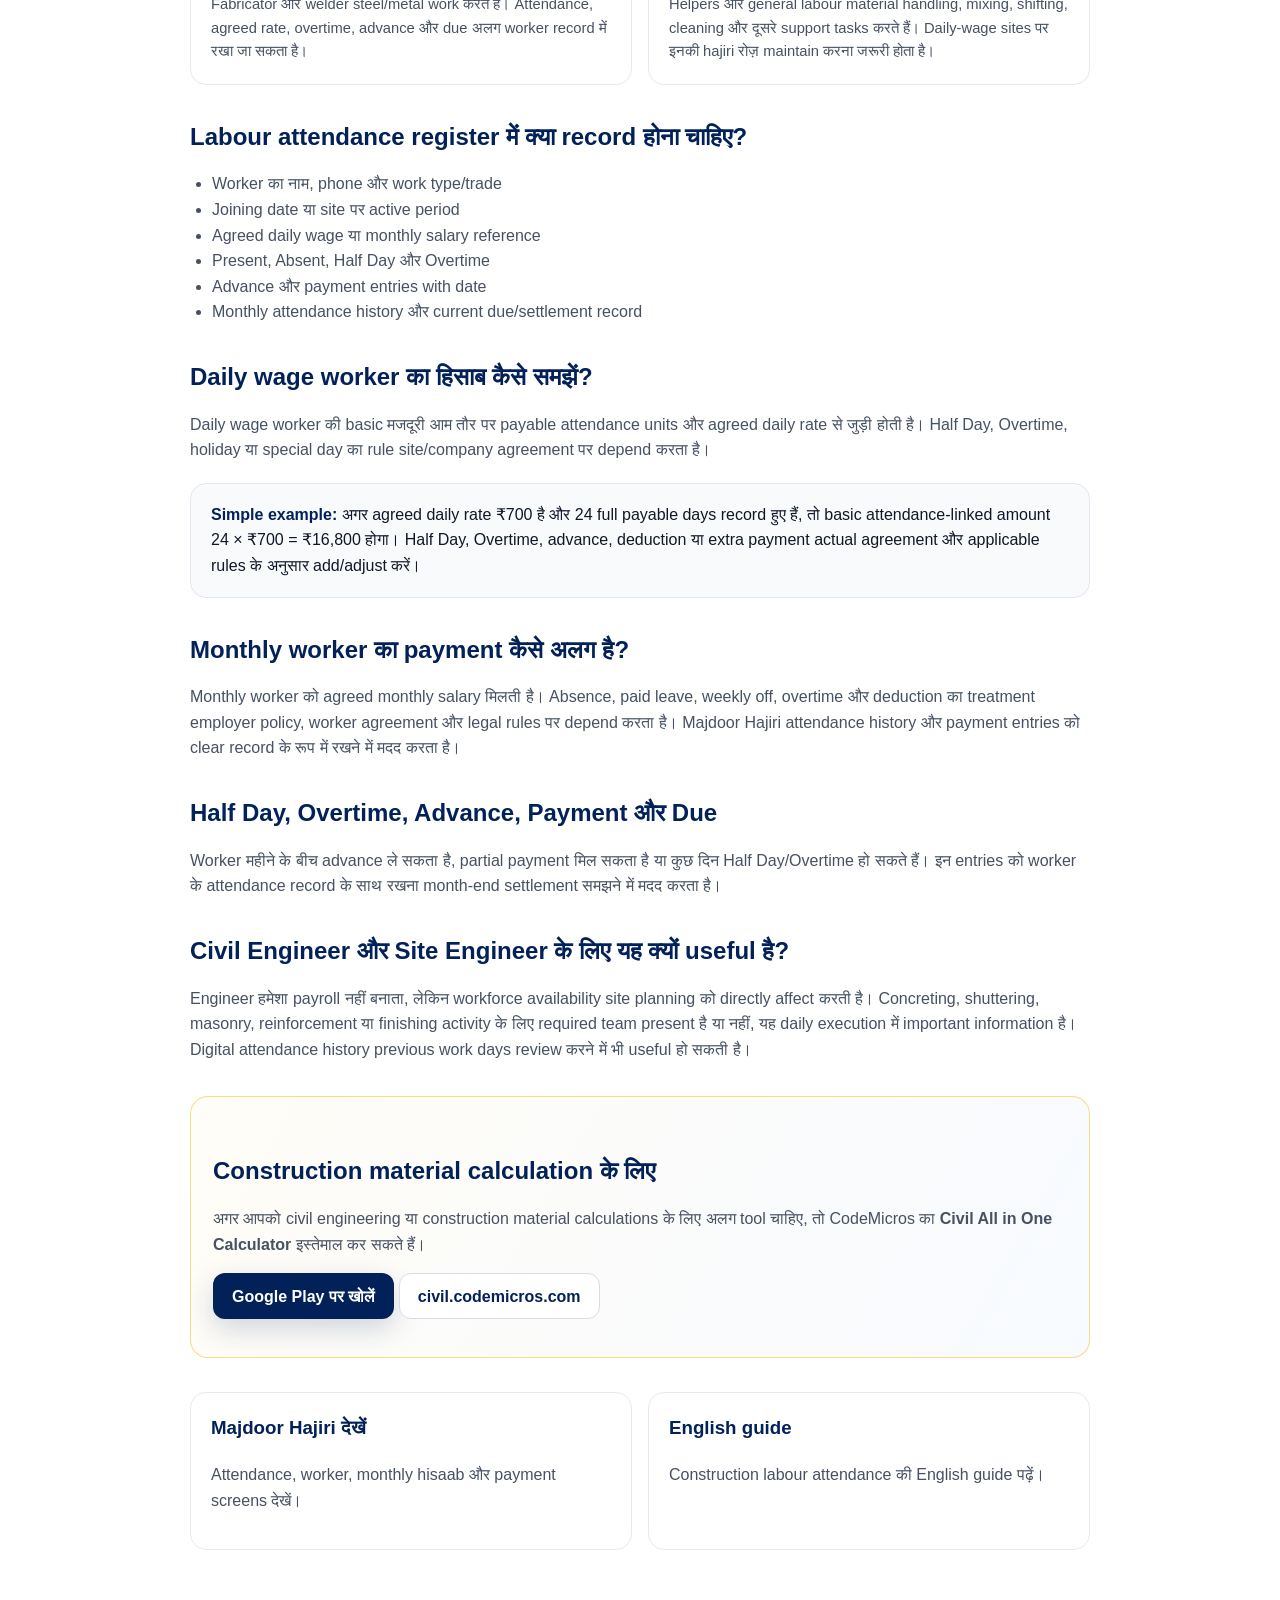
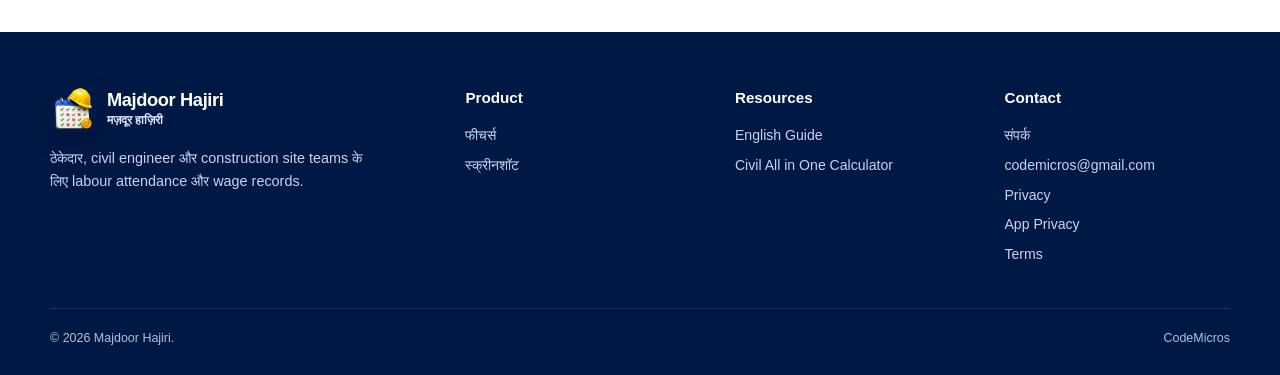
<file: mazdoor-hajiri-app.html>
<!doctype html><html lang="hi-IN"><head><meta charset="utf-8"><meta name="viewport" content="width=device-width, initial-scale=1"><title>मज़दूर हाज़िरी और Construction Labour Guide – ठेकेदार, Civil Engineer, Daily Wage</title><meta name="description" content="ठेकेदार, civil engineer, site engineer, supervisor, mason, carpenter, fabricator, helper और daily/monthly workers की हाज़िरी, मजदूरी, advance और payment record की practical guide."><meta name="robots" content="index, follow, max-image-preview:large"><meta name="theme-color" content="#022159"><link rel="canonical" href="https://majdoorhajiri.codemicros.com/mazdoor-hajiri-app.html"><link rel="icon" href="assets/img/favicon-32.png"><link rel="stylesheet" href="assets/css/styles.css"><meta property="og:title" content="मज़दूर हाज़िरी और Construction Labour Guide | Majdoor Hajiri"><meta property="og:image" content="https://majdoorhajiri.codemicros.com/assets/img/og-image.jpg"></head><body><header class="site-header"><div class="container nav-shell"><a class="brand" href="hi.html"><img src="assets/img/app-icon.png" alt="Majdoor Hajiri"><span class="brand-copy"><span class="brand-title">Majdoor Hajiri</span><span class="brand-hi">मज़दूर हाज़िरी</span></span></a><nav class="primary-nav"><a href="hi.html">होम</a><a href="hi.html#features">फीचर्स</a><a href="hi.html#construction-guide">Construction Roles</a><a href="hi.html#screenshots">स्क्रीनशॉट</a><a class="active" href="mazdoor-hajiri-app.html">गाइड</a><a href="contact.html">संपर्क</a></nav><div class="nav-actions"><span class="lang-switch"><a href="labour-attendance-app.html">EN</a><a class="current" href="mazdoor-hajiri-app.html">हिं</a></span><a class="btn btn-primary btn-small" href="hi.html#download">ऐप डाउनलोड करें</a><button class="mobile-toggle" type="button" aria-label="मेन्यू"><span></span><span></span><span></span></button></div></div></header><main><section class="page-hero"><div class="container"><div class="breadcrumbs"><a href="hi.html">होम</a> / Construction Labour Guide</div><h1>मज़दूर हाज़िरी: ठेकेदार, Civil Engineer और Construction Labour के लिए Practical Guide</h1><p>Construction site के common roles, daily attendance, daily wage, monthly worker, Half Day, Overtime, advance, payment और मासिक हिसाब को समझने की सरल guide.</p></div></section><section class="section"><article class="container article-shell">
<p>Construction site पर सिर्फ मजदूर नहीं होते। ठेकेदार labour arrange करता है, civil engineer technical work और progress देखता है, supervisor team coordinate करता है और mason, carpenter, fabricator, helper जैसे workers actual site work करते हैं। इन सबकी रोज़ की attendance और payment history अलग-अलग register में हो तो महीने के अंत में हिसाब मिलाना मुश्किल हो सकता है।</p>
<p><strong>Majdoor Hajiri</strong> का focus यही है कि worker details, attendance, wage reference, advance/payment entries और monthly history एक simple workflow में रहें।</p>
<div class="callout"><strong>ध्यान दें:</strong> App attendance और wage record रखने में मदद करता है। Final salary, overtime, deduction, minimum wage और statutory obligations worker agreement, company policy और applicable law के अनुसार check करना जरूरी है।</div>
<h2>Construction site पर कौन-कौन काम करता है?</h2>
<div class="definition-grid">
<div class="definition-card"><h3>ठेकेदार / Thekedar / Contractor</h3><p>ठेकेदार labour या subcontract work arrange करता है और daily hajiri, wage rate, advance, payment और settlement record संभाल सकता है।</p></div>
<div class="definition-card"><h3>Builder / Developer</h3><p>Builder project execution, labour deployment, subcontractors, progress और site cost को overall level पर manage या review करता है।</p></div>
<div class="definition-card"><h3>Civil Engineer / Site Engineer</h3><p>Civil engineer drawings, quantity, quality, execution और progress देखता है। Accurate labour availability daily planning और work coordination में useful होती है।</p></div>
<div class="definition-card"><h3>Supervisor / Foreman</h3><p>Supervisor workers को ground level पर coordinate करता है और daily presence, work allocation, Half Day और Overtime record करने वाला person हो सकता है।</p></div>
<div class="definition-card"><h3>राज मिस्त्री / Mason</h3><p>Mason brickwork, blockwork, plaster और masonry activities करता है। Site arrangement के अनुसार payment daily, monthly, piece-rate या subcontract basis पर हो सकता है।</p></div>
<div class="definition-card"><h3>Carpenter / Shuttering Carpenter</h3><p>Carpenter shuttering/formwork, doors, furniture या joinery का काम कर सकता है। Worker-wise attendance days worked और payment history review करने में useful है।</p></div>
<div class="definition-card"><h3>Fabricator / Welder</h3><p>Fabricator और welder steel/metal work करते हैं। Attendance, agreed rate, overtime, advance और due अलग worker record में रखा जा सकता है।</p></div>
<div class="definition-card"><h3>Helper / General Labour / Mazdoor</h3><p>Helpers और general labour material handling, mixing, shifting, cleaning और दूसरे support tasks करते हैं। Daily-wage sites पर इनकी hajiri रोज़ maintain करना जरूरी होता है।</p></div>
</div>
<h2>Labour attendance register में क्या record होना चाहिए?</h2><ul><li>Worker का नाम, phone और work type/trade</li><li>Joining date या site पर active period</li><li>Agreed daily wage या monthly salary reference</li><li>Present, Absent, Half Day और Overtime</li><li>Advance और payment entries with date</li><li>Monthly attendance history और current due/settlement record</li></ul>
<h2>Daily wage worker का हिसाब कैसे समझें?</h2><p>Daily wage worker की basic मजदूरी आम तौर पर payable attendance units और agreed daily rate से जुड़ी होती है। Half Day, Overtime, holiday या special day का rule site/company agreement पर depend करता है।</p>
<div class="example-box"><strong>Simple example:</strong> अगर agreed daily rate ₹700 है और 24 full payable days record हुए हैं, तो basic attendance-linked amount 24 × ₹700 = ₹16,800 होगा। Half Day, Overtime, advance, deduction या extra payment actual agreement और applicable rules के अनुसार add/adjust करें।</div>
<h2>Monthly worker का payment कैसे अलग है?</h2><p>Monthly worker को agreed monthly salary मिलती है। Absence, paid leave, weekly off, overtime और deduction का treatment employer policy, worker agreement और legal rules पर depend करता है। Majdoor Hajiri attendance history और payment entries को clear record के रूप में रखने में मदद करता है।</p>
<h2>Half Day, Overtime, Advance, Payment और Due</h2><p>Worker महीने के बीच advance ले सकता है, partial payment मिल सकता है या कुछ दिन Half Day/Overtime हो सकते हैं। इन entries को worker के attendance record के साथ रखना month-end settlement समझने में मदद करता है।</p>
<h2>Civil Engineer और Site Engineer के लिए यह क्यों useful है?</h2><p>Engineer हमेशा payroll नहीं बनाता, लेकिन workforce availability site planning को directly affect करती है। Concreting, shuttering, masonry, reinforcement या finishing activity के लिए required team present है या नहीं, यह daily execution में important information है। Digital attendance history previous work days review करने में भी useful हो सकती है।</p>
<div class="related-product-inline"><h2>Construction material calculation के लिए</h2><p>अगर आपको civil engineering या construction material calculations के लिए अलग tool चाहिए, तो CodeMicros का <strong>Civil All in One Calculator</strong> इस्तेमाल कर सकते हैं।</p><p><a class="btn btn-navy" href="https://play.google.com/store/apps/details?id=com.codemicros.civil" target="_blank" rel="noopener noreferrer">Google Play पर खोलें</a> <a class="btn btn-outline" href="https://civil.codemicros.com" target="_blank" rel="noopener noreferrer">civil.codemicros.com</a></p></div>
<div class="link-card-grid"><a class="link-card" href="hi.html#screenshots"><h3>Majdoor Hajiri देखें</h3><p>Attendance, worker, monthly hisaab और payment screens देखें।</p></a><a class="link-card" href="labour-attendance-app.html"><h3>English guide</h3><p>Construction labour attendance की English guide पढ़ें।</p></a></div>
</article></section></main><footer class="site-footer"><div class="container"><div class="footer-grid"><div class="footer-brand"><a class="brand" href="hi.html"><img src="assets/img/app-icon.png" alt="Majdoor Hajiri"><span class="brand-copy"><span class="brand-title">Majdoor Hajiri</span><span class="brand-hi">मज़दूर हाज़िरी</span></span></a><p>ठेकेदार, civil engineer और construction site teams के लिए labour attendance और wage records.</p></div><div class="footer-col"><h3>Product</h3><a href="hi.html#features">फीचर्स</a><a href="hi.html#screenshots">स्क्रीनशॉट</a></div><div class="footer-col"><h3>Resources</h3><a href="labour-attendance-app.html">English Guide</a><a href="https://civil.codemicros.com" target="_blank" rel="noopener noreferrer">Civil All in One Calculator</a></div><div class="footer-col"><h3>Contact</h3><a href="contact.html">संपर्क</a><a data-support-email href="mailto:codemicros@gmail.com">codemicros@gmail.com</a><a href="privacy-policy.html">Privacy</a><a href="app-privacy-policy.html">App Privacy</a><a href="terms.html">Terms</a></div></div><div class="footer-bottom"><span>© <span data-current-year>2026</span> Majdoor Hajiri.</span><span>CodeMicros</span></div></div></footer><script src="assets/js/config.js"></script><script src="assets/js/app.js"></script></body></html>
</file>
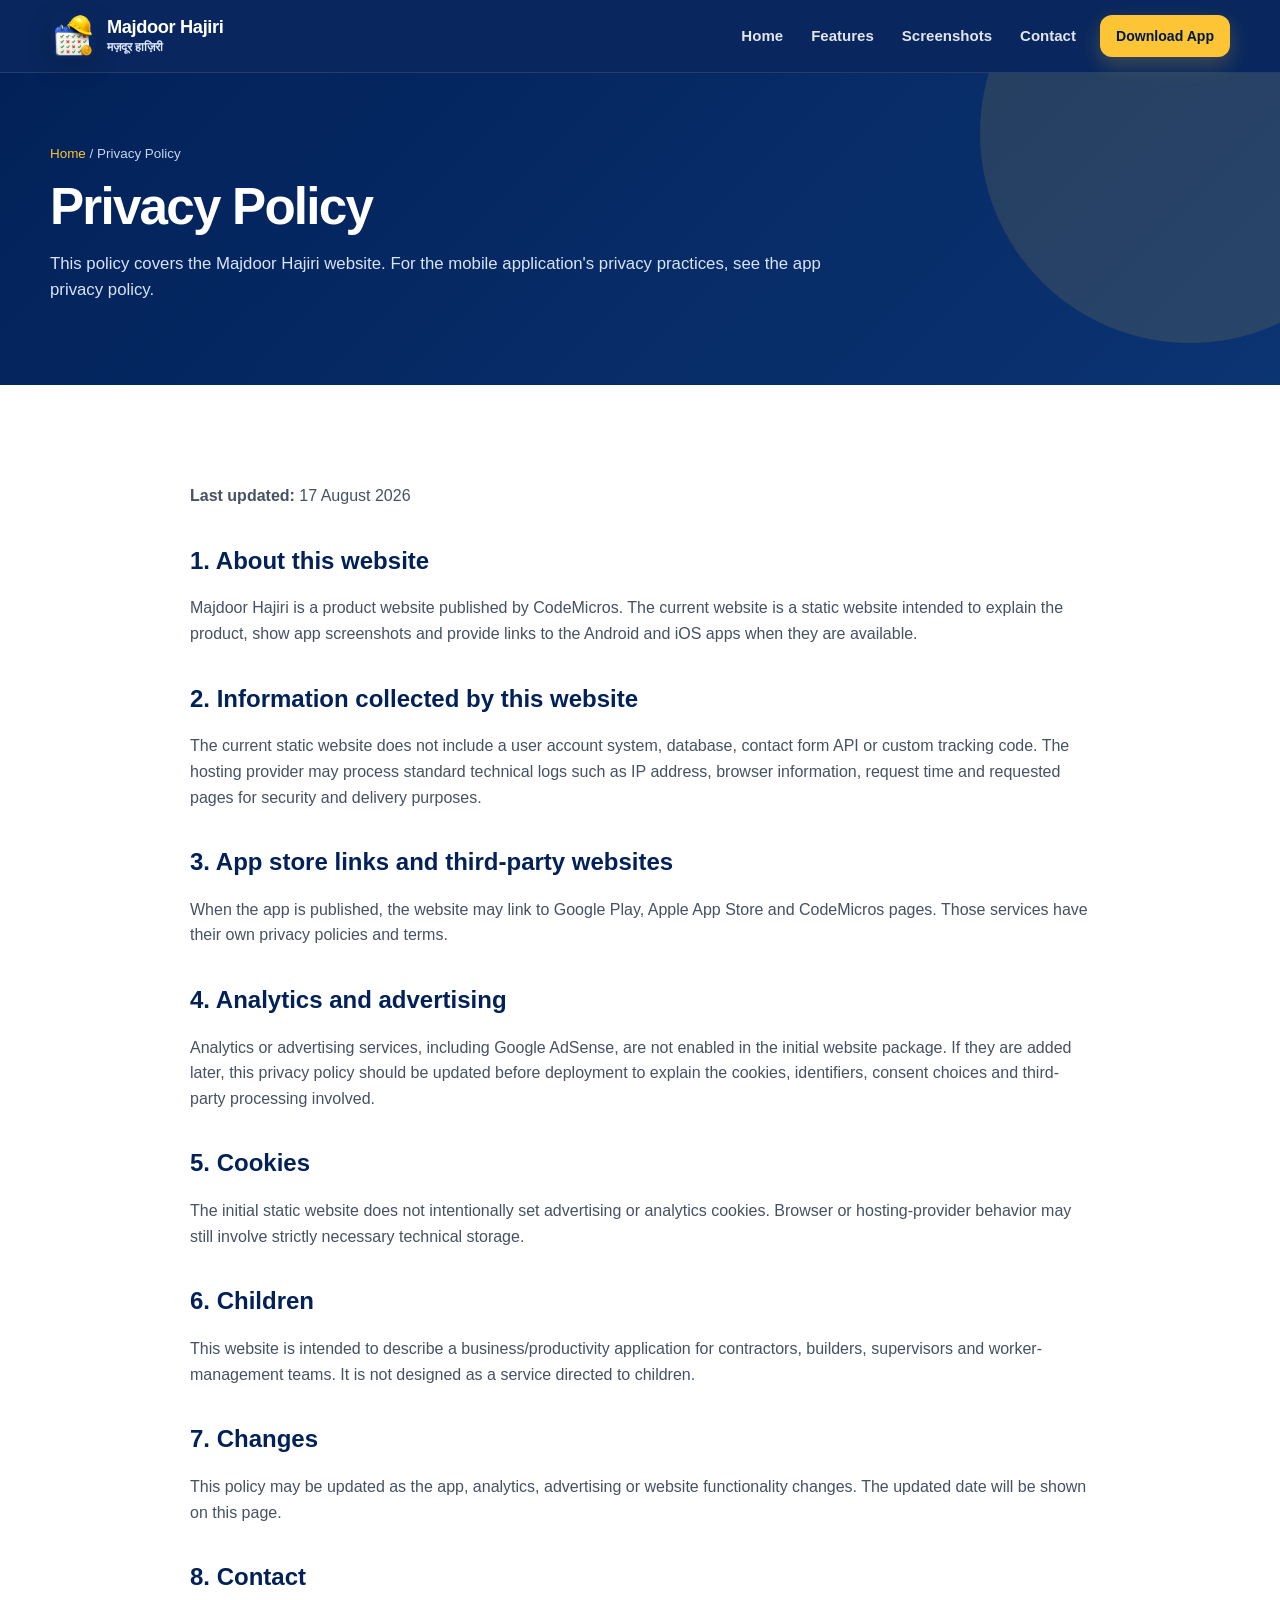
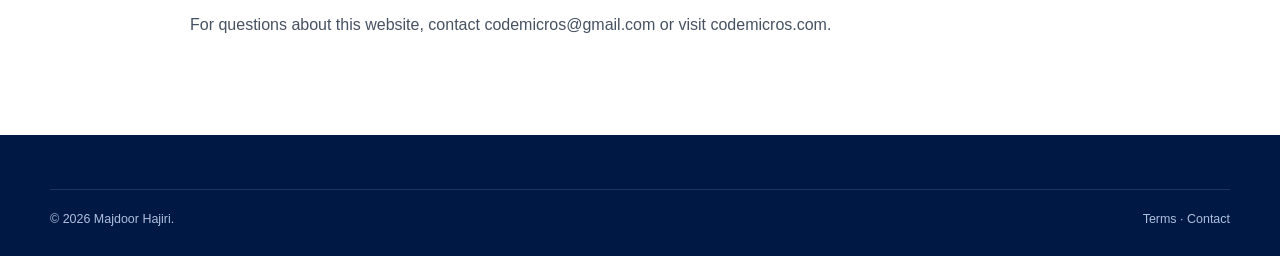
<file: privacy-policy.html>
<!doctype html><html lang="en-IN"><head><meta charset="utf-8"><meta name="viewport" content="width=device-width, initial-scale=1"><title>Privacy Policy | Majdoor Hajiri</title><meta name="description" content="Privacy policy for the Majdoor Hajiri website."><meta name="robots" content="index, follow"><meta name="theme-color" content="#022159"><link rel="canonical" href="https://majdoorhajiri.codemicros.com/privacy-policy.html"><link rel="icon" href="assets/img/favicon-32.png"><link rel="stylesheet" href="assets/css/styles.css"></head><body>
<header class="site-header"><div class="container nav-shell"><a class="brand" href="index.html"><img src="assets/img/app-icon.png" alt="Majdoor Hajiri"><span class="brand-copy"><span class="brand-title">Majdoor Hajiri</span><span class="brand-hi">मज़दूर हाज़िरी</span></span></a><nav class="primary-nav"><a href="index.html">Home</a><a href="index.html#features">Features</a><a href="index.html#screenshots">Screenshots</a><a href="contact.html">Contact</a></nav><div class="nav-actions"><a class="btn btn-primary btn-small" href="index.html#download">Download App</a><button class="mobile-toggle" type="button" aria-label="Open menu"><span></span><span></span><span></span></button></div></div></header>
<main><section class="page-hero"><div class="container"><div class="breadcrumbs"><a href="index.html">Home</a> / Privacy Policy</div><h1>Privacy Policy</h1><p>This policy covers the Majdoor Hajiri website. For the mobile application's privacy practices, see the <a href="app-privacy-policy.html">app privacy policy</a>.</p></div></section><section class="section"><article class="container article-shell"><p><strong>Last updated:</strong> 17 August 2026</p><h2>1. About this website</h2><p>Majdoor Hajiri is a product website published by CodeMicros. The current website is a static website intended to explain the product, show app screenshots and provide links to the Android and iOS apps when they are available.</p><h2>2. Information collected by this website</h2><p>The current static website does not include a user account system, database, contact form API or custom tracking code. The hosting provider may process standard technical logs such as IP address, browser information, request time and requested pages for security and delivery purposes.</p><h2>3. App store links and third-party websites</h2><p>When the app is published, the website may link to Google Play, Apple App Store and CodeMicros pages. Those services have their own privacy policies and terms.</p><h2>4. Analytics and advertising</h2><p>Analytics or advertising services, including Google AdSense, are not enabled in the initial website package. If they are added later, this privacy policy should be updated before deployment to explain the cookies, identifiers, consent choices and third-party processing involved.</p><h2>5. Cookies</h2><p>The initial static website does not intentionally set advertising or analytics cookies. Browser or hosting-provider behavior may still involve strictly necessary technical storage.</p><h2>6. Children</h2><p>This website is intended to describe a business/productivity application for contractors, builders, supervisors and worker-management teams. It is not designed as a service directed to children.</p><h2>7. Changes</h2><p>This policy may be updated as the app, analytics, advertising or website functionality changes. The updated date will be shown on this page.</p><h2>8. Contact</h2><p>For questions about this website, contact <a data-support-email href="mailto:codemicros@gmail.com">codemicros@gmail.com</a> or visit <a href="https://codemicros.com/">codemicros.com</a>.</p></article></section></main>
<footer class="site-footer"><div class="container"><div class="footer-bottom" style="margin-top:0"><span>© <span data-current-year>2026</span> Majdoor Hajiri.</span><span><a href="terms.html">Terms</a> · <a href="contact.html">Contact</a></span></div></div></footer><script src="assets/js/config.js"></script><script src="assets/js/app.js"></script></body></html>
</file>
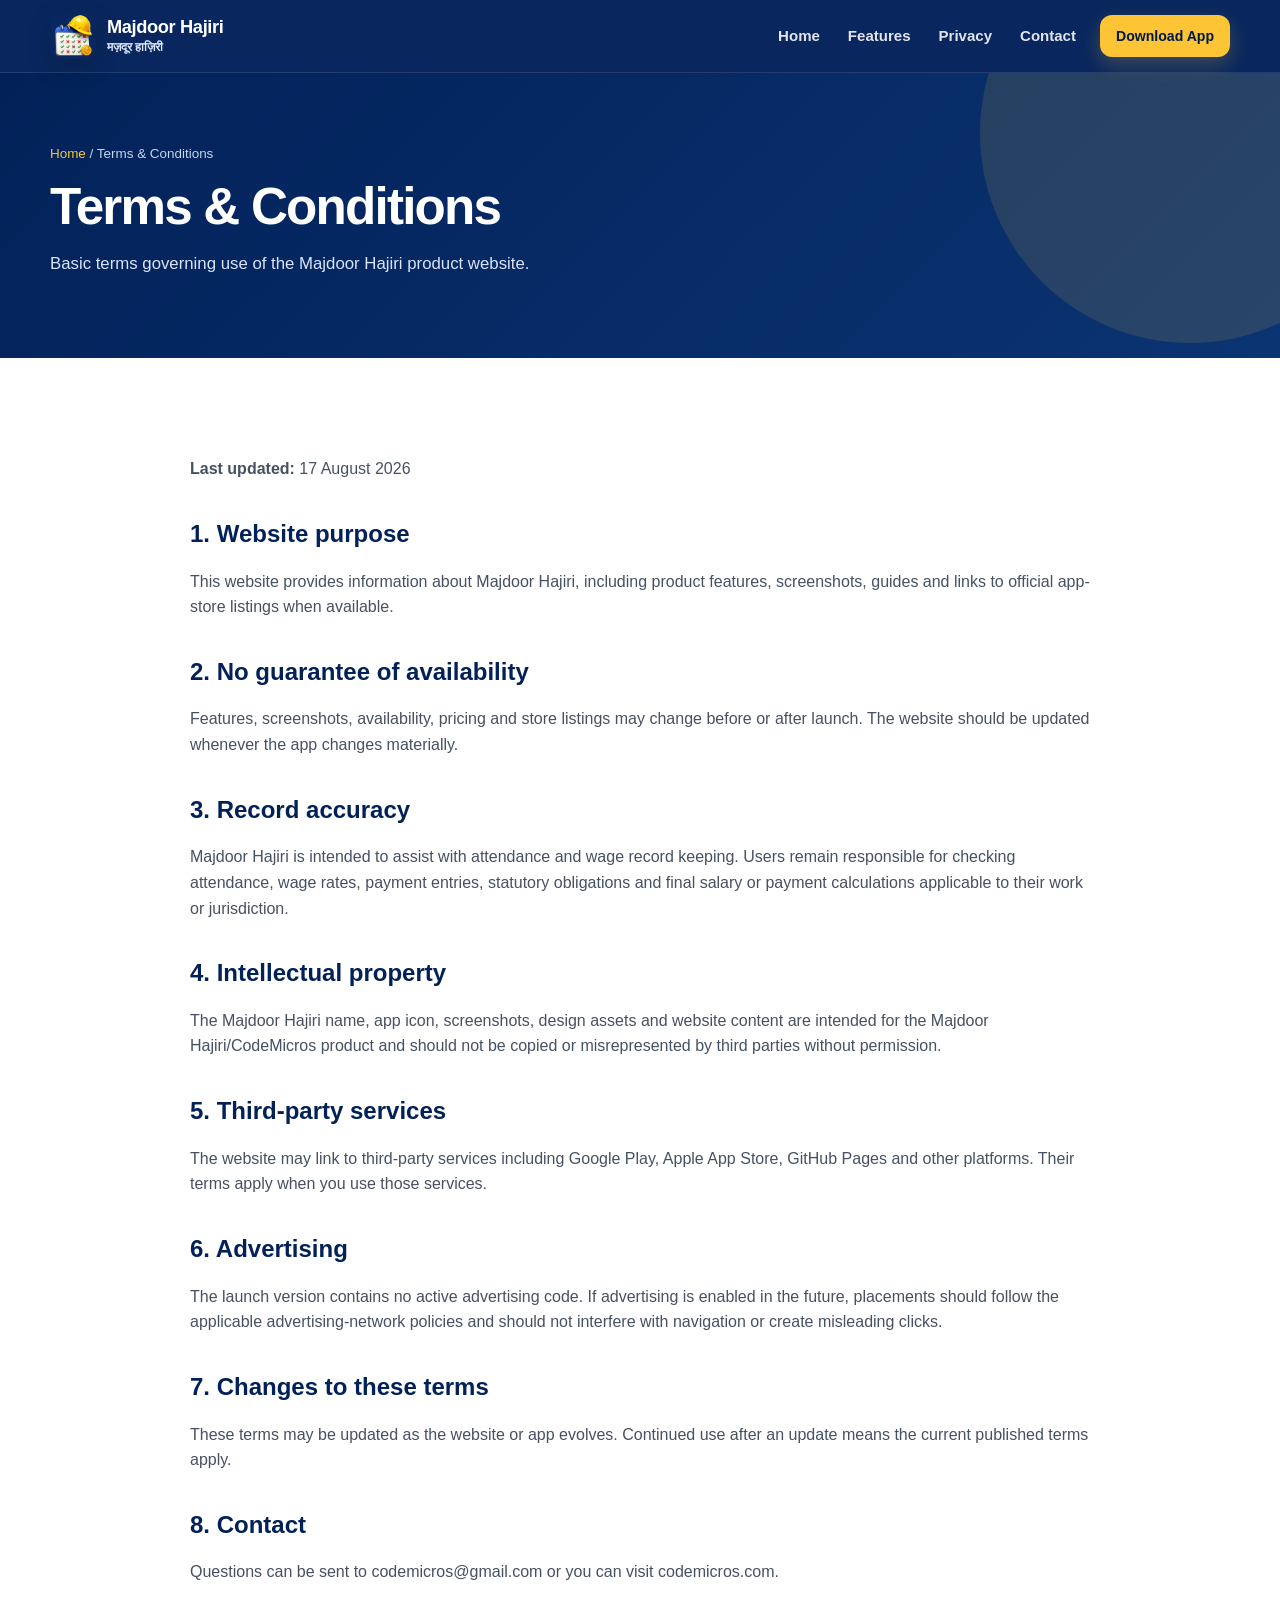
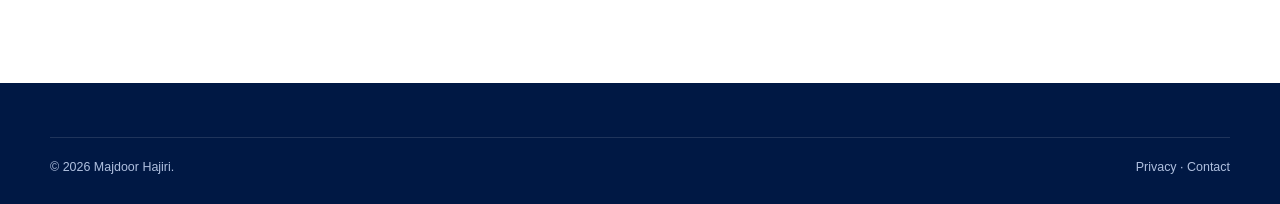
<file: terms.html>
<!doctype html><html lang="en-IN"><head><meta charset="utf-8"><meta name="viewport" content="width=device-width, initial-scale=1"><title>Terms & Conditions | Majdoor Hajiri</title><meta name="description" content="Terms and conditions for the Majdoor Hajiri website."><meta name="robots" content="index, follow"><meta name="theme-color" content="#022159"><link rel="canonical" href="https://majdoorhajiri.codemicros.com/terms.html"><link rel="icon" href="assets/img/favicon-32.png"><link rel="stylesheet" href="assets/css/styles.css"></head><body>
<header class="site-header"><div class="container nav-shell"><a class="brand" href="index.html"><img src="assets/img/app-icon.png" alt="Majdoor Hajiri"><span class="brand-copy"><span class="brand-title">Majdoor Hajiri</span><span class="brand-hi">मज़दूर हाज़िरी</span></span></a><nav class="primary-nav"><a href="index.html">Home</a><a href="index.html#features">Features</a><a href="privacy-policy.html">Privacy</a><a href="contact.html">Contact</a></nav><div class="nav-actions"><a class="btn btn-primary btn-small" href="index.html#download">Download App</a><button class="mobile-toggle" type="button" aria-label="Open menu"><span></span><span></span><span></span></button></div></div></header>
<main><section class="page-hero"><div class="container"><div class="breadcrumbs"><a href="index.html">Home</a> / Terms & Conditions</div><h1>Terms & Conditions</h1><p>Basic terms governing use of the Majdoor Hajiri product website.</p></div></section><section class="section"><article class="container article-shell"><p><strong>Last updated:</strong> 17 August 2026</p><h2>1. Website purpose</h2><p>This website provides information about Majdoor Hajiri, including product features, screenshots, guides and links to official app-store listings when available.</p><h2>2. No guarantee of availability</h2><p>Features, screenshots, availability, pricing and store listings may change before or after launch. The website should be updated whenever the app changes materially.</p><h2>3. Record accuracy</h2><p>Majdoor Hajiri is intended to assist with attendance and wage record keeping. Users remain responsible for checking attendance, wage rates, payment entries, statutory obligations and final salary or payment calculations applicable to their work or jurisdiction.</p><h2>4. Intellectual property</h2><p>The Majdoor Hajiri name, app icon, screenshots, design assets and website content are intended for the Majdoor Hajiri/CodeMicros product and should not be copied or misrepresented by third parties without permission.</p><h2>5. Third-party services</h2><p>The website may link to third-party services including Google Play, Apple App Store, GitHub Pages and other platforms. Their terms apply when you use those services.</p><h2>6. Advertising</h2><p>The launch version contains no active advertising code. If advertising is enabled in the future, placements should follow the applicable advertising-network policies and should not interfere with navigation or create misleading clicks.</p><h2>7. Changes to these terms</h2><p>These terms may be updated as the website or app evolves. Continued use after an update means the current published terms apply.</p><h2>8. Contact</h2><p>Questions can be sent to <a data-support-email href="mailto:codemicros@gmail.com">codemicros@gmail.com</a> or you can visit <a href="https://codemicros.com/">codemicros.com</a>.</p></article></section></main>
<footer class="site-footer"><div class="container"><div class="footer-bottom" style="margin-top:0"><span>© <span data-current-year>2026</span> Majdoor Hajiri.</span><span><a href="privacy-policy.html">Privacy</a> · <a href="contact.html">Contact</a></span></div></div></footer><script src="assets/js/config.js"></script><script src="assets/js/app.js"></script></body></html>
</file>
<file: assets/css/styles.css>
:root {
  --yellow: #FDC535;
  --yellow-strong: #FFC400;
  --yellow-soft: #FFF7DD;
  --navy: #022159;
  --navy-2: #001844;
  --navy-3: #0B3472;
  --ink: #101828;
  --muted: #5E6878;
  --line: #E7EAF0;
  --paper: #FFFFFF;
  --soft: #F7F9FC;
  --green: #129447;
  --green-soft: #EAF8EF;
  --red: #D92D20;
  --blue: #1E5BB8;
  --shadow-sm: 0 10px 30px rgba(1, 25, 68, .08);
  --shadow-lg: 0 28px 70px rgba(1, 25, 68, .18);
  --radius: 20px;
  --radius-sm: 14px;
  --max: 1180px;
}

* { box-sizing: border-box; }
html { scroll-behavior: smooth; }
body {
  margin: 0;
  color: var(--ink);
  background: var(--paper);
  font-family: Inter, "Noto Sans Devanagari", "Segoe UI", Arial, sans-serif;
  line-height: 1.6;
  text-rendering: optimizeLegibility;
  -webkit-font-smoothing: antialiased;
}
img { max-width: 100%; display: block; }
figure { margin: 0; }
a { color: inherit; text-decoration: none; }
button, input, textarea, select { font: inherit; }
button { cursor: pointer; }

.skip-link {
  position: absolute;
  left: -9999px;
  top: 8px;
  z-index: 9999;
  background: #fff;
  color: var(--navy);
  padding: 10px 14px;
  border-radius: 10px;
}
.skip-link:focus { left: 10px; }

.container { width: min(var(--max), calc(100% - 40px)); margin-inline: auto; }
.section { padding: 82px 0; }
.section-sm { padding: 56px 0; }
.section-soft { background: var(--soft); }
.section-title {
  margin: 0 auto 14px;
  max-width: 820px;
  text-align: center;
  color: var(--navy);
  font-size: clamp(1.9rem, 3vw, 2.65rem);
  line-height: 1.15;
  letter-spacing: -.025em;
}
.section-subtitle {
  max-width: 760px;
  margin: 0 auto 42px;
  text-align: center;
  color: var(--muted);
  font-size: 1.03rem;
}
.eyebrow {
  display: inline-flex;
  align-items: center;
  gap: 8px;
  padding: 7px 12px;
  border-radius: 999px;
  background: var(--yellow-soft);
  color: var(--navy);
  border: 1px solid rgba(253,197,53,.5);
  font-weight: 800;
  font-size: .82rem;
  letter-spacing: .02em;
}
.eyebrow-dot { width: 8px; height: 8px; border-radius: 50%; background: var(--yellow-strong); }

/* Header */
.site-header {
  position: sticky;
  top: 0;
  z-index: 1000;
  background: rgba(2,33,89,.97);
  backdrop-filter: blur(14px);
  border-bottom: 1px solid rgba(255,255,255,.1);
}
.nav-shell { min-height: 72px; display: flex; align-items: center; gap: 24px; }
.brand { display: flex; align-items: center; gap: 11px; min-width: 215px; color: #fff; }
.brand img { width: 46px; height: 46px; border-radius: 12px; box-shadow: 0 8px 24px rgba(0,0,0,.18); }
.brand-copy { display: flex; flex-direction: column; line-height: 1.1; }
.brand-title { font-weight: 900; letter-spacing: -.02em; font-size: 1.14rem; }
.brand-hi { margin-top: 4px; font-size: .78rem; color: #DDE7FF; font-weight: 700; }
.primary-nav { margin-left: auto; display: flex; align-items: center; gap: 28px; }
.primary-nav a { color: #fff; font-size: .94rem; font-weight: 700; opacity: .88; position: relative; }
.primary-nav a:hover, .primary-nav a.active { opacity: 1; }
.primary-nav a.active::after, .primary-nav a:hover::after {
  content: "";
  position: absolute;
  height: 2px;
  left: 0;
  right: 0;
  bottom: -9px;
  background: var(--yellow);
  border-radius: 2px;
}
.nav-actions { display: flex; align-items: center; gap: 10px; }
.lang-switch {
  display: inline-flex;
  align-items: center;
  gap: 5px;
  padding: 7px;
  border: 1px solid rgba(255,255,255,.18);
  border-radius: 999px;
  color: #fff;
  font-size: .78rem;
  font-weight: 800;
}
.lang-switch a { padding: 2px 6px; opacity: .72; }
.lang-switch a.current { background: #fff; color: var(--navy); border-radius: 999px; opacity: 1; }
.btn {
  display: inline-flex;
  align-items: center;
  justify-content: center;
  gap: 9px;
  min-height: 46px;
  padding: 0 18px;
  border-radius: 12px;
  font-weight: 850;
  border: 1px solid transparent;
  transition: transform .2s ease, box-shadow .2s ease, background .2s ease;
}
.btn:hover { transform: translateY(-1px); }
.btn-primary { background: var(--yellow); color: var(--navy-2); box-shadow: 0 8px 20px rgba(253,197,53,.22); }
.btn-primary:hover { background: #FFD24F; }
.btn-navy { background: var(--navy); color: #fff; box-shadow: 0 10px 28px rgba(2,33,89,.18); }
.btn-outline { border-color: #D7DCE7; color: var(--navy); background: #fff; }
.btn-small { min-height: 42px; padding-inline: 15px; font-size: .88rem; }
.mobile-toggle { display: none; border: 0; background: transparent; color: #fff; width: 42px; height: 42px; padding: 8px; }
.mobile-toggle span { display: block; height: 2px; background: #fff; margin: 6px 0; border-radius: 4px; }

/* Hero */
.hero {
  position: relative;
  overflow: hidden;
  padding: 68px 0 0;
  background:
    radial-gradient(circle at 82% 30%, rgba(253,197,53,.16), transparent 32%),
    linear-gradient(180deg, #fff 0%, #fff 82%, #f7f9fc 100%);
}
.hero::before {
  content: "";
  position: absolute;
  inset: 0;
  pointer-events: none;
  opacity: .24;
  background-image:
    linear-gradient(90deg, transparent 0 77%, rgba(2,33,89,.08) 77% 77.18%, transparent 77.18%),
    linear-gradient(180deg, transparent 0 70%, rgba(2,33,89,.06) 70% 70.2%, transparent 70.2%);
}
.hero::after {
  content: "";
  position: absolute;
  left: -8%; right: -8%; bottom: -68px;
  height: 145px;
  background: var(--navy);
  transform: rotate(2deg);
  border-top: 8px solid var(--yellow);
  z-index: 0;
}
.hero-grid { position: relative; z-index: 2; display: grid; grid-template-columns: .94fr 1.06fr; gap: 44px; align-items: center; min-height: 620px; padding-bottom: 80px; }
.hero-copy { padding-bottom: 34px; }
.hero h1 {
  color: var(--navy);
  font-size: clamp(2.45rem, 4.4vw, 3.75rem);
  line-height: 1.12;
  letter-spacing: -.035em;
  margin: 18px 0 18px;
  max-width: 720px;
}
.hero h1 .accent { color: #D79B00; }
.hero-title-line { display: block; }
.hero-title-line.devanagari-title { line-height: 1.18; padding-block: .03em .08em; }
.hero h1, .page-hero h1, .section-title { overflow-wrap: anywhere; text-wrap: balance; }
.hero h1 .accent, .hero h1 .devanagari-title { word-break: keep-all; }
.hero-lead { font-size: clamp(1.02rem, 2vw, 1.22rem); color: #3D4655; max-width: 630px; margin: 0 0 24px; }
.hero-inline-features { display: flex; flex-wrap: wrap; gap: 12px 20px; margin: 24px 0; }
.hero-inline-feature { display: flex; align-items: center; gap: 8px; color: var(--navy); font-weight: 800; font-size: .9rem; }
.hero-inline-feature .mini-icon {
  width: 32px; height: 32px; border-radius: 9px; display: grid; place-items: center; background: var(--yellow-soft); color: var(--navy); border: 1px solid #F4E2A2; font-weight: 900;
}
.store-buttons { display: flex; flex-wrap: wrap; align-items: center; gap: 14px; margin: 26px 0 18px; }
.store-link {
  display: inline-flex;
  align-items: center;
  justify-content: center;
  min-width: 176px;
  min-height: 58px;
  padding: 6px 10px;
  border: 1px solid rgba(2,33,89,.14);
  border-radius: 14px;
  background: #050505;
  box-shadow: 0 12px 28px rgba(1,25,68,.16);
  transition: transform .2s ease, box-shadow .2s ease;
  overflow: hidden;
}
.store-link:hover { transform: translateY(-2px); box-shadow: 0 16px 34px rgba(1,25,68,.22); }
.store-link img { width: 150px; height: auto; border-radius: 7px; image-rendering: auto; }
.store-link.is-disabled { opacity: 1; filter: none; cursor: default; }
.store-link.is-disabled:hover { transform: none; box-shadow: 0 12px 28px rgba(1,25,68,.16); }
.hero-trust { display: flex; align-items: center; gap: 10px; color: #475467; font-size: .9rem; font-weight: 700; }
.shield-mark { width: 24px; height: 24px; border: 2px solid var(--navy); border-radius: 7px 7px 10px 10px; display: grid; place-items: center; font-size: .72rem; color: var(--navy); }

.hero-visual { position: relative; min-height: 590px; }
.phone-stage { position: absolute; inset: 0; display: flex; justify-content: center; align-items: end; }
.phone-shot { position: absolute; width: 250px; filter: drop-shadow(0 25px 28px rgba(0, 24, 64, .20)); transform-origin: bottom center; }
.phone-shot img { width: 100%; }
.phone-shot.center { z-index: 3; left: 50%; transform: translateX(-50%) translateY(2px); width: 275px; }
.phone-shot.left { z-index: 2; left: 6%; transform: rotate(-2.5deg) translateY(26px); width: 248px; }
.phone-shot.right { z-index: 1; right: 0; transform: rotate(2.6deg) translateY(34px); width: 242px; }
.hero-badge {
  position: absolute;
  right: 14px;
  top: 15px;
  background: #fff;
  border: 1px solid #EDF0F5;
  border-radius: 14px;
  box-shadow: var(--shadow-sm);
  padding: 10px 14px;
  display: flex; align-items: center; gap: 9px;
  color: var(--navy); font-weight: 850; font-size: .83rem;
  z-index: 4;
}
.hero-badge span:first-child { width: 10px; height: 10px; border-radius: 50%; background: var(--green); }

/* Feature cards */
.feature-grid { display: grid; grid-template-columns: repeat(6, 1fr); gap: 14px; }
.feature-card {
  background: #fff;
  border: 1px solid var(--line);
  border-radius: 18px;
  padding: 22px 16px;
  min-height: 208px;
  text-align: center;
  box-shadow: 0 8px 24px rgba(2,33,89,.04);
  transition: transform .22s ease, box-shadow .22s ease;
}
.feature-card:hover { transform: translateY(-3px); box-shadow: var(--shadow-sm); }
.feature-card img { width: 58px; height: 58px; object-fit: cover; border-radius: 50%; margin: 0 auto 10px; }
.feature-card h3 { margin: 0 0 8px; color: var(--navy); font-size: 1rem; line-height: 1.25; }
.feature-card p { margin: 0; color: var(--muted); font-size: .84rem; line-height: 1.5; }

/* Audience */
.audience-grid { display: grid; grid-template-columns: repeat(6,1fr); gap: 14px; }
.audience-card { border: 1px solid rgba(253,197,53,.48); border-radius: 18px; overflow: hidden; background: #fff; box-shadow: 0 8px 24px rgba(2,33,89,.035); }
.audience-card .portrait { height: 132px; display: grid; place-items: end center; background: linear-gradient(180deg,#fffaf1,#fff); overflow: hidden; }
.audience-card .portrait img { width: 100%; height: 100%; object-fit: cover; object-position: center 25%; }
.audience-copy { padding: 14px 14px 17px; text-align: center; border-top: 1px solid #F2E2AA; }
.audience-copy h3 { margin: 0 0 6px; color: var(--navy); font-size: 1rem; }
.audience-copy p { margin: 0; color: var(--muted); font-size: .82rem; line-height: 1.45; }


/* Construction role and wage education */
.role-detail-grid { display:grid; grid-template-columns:repeat(4,1fr); gap:16px; margin-top:34px; }
.role-detail-card { background:#fff; border:1px solid var(--line); border-radius:18px; padding:22px; box-shadow:0 8px 24px rgba(2,33,89,.045); }
.role-detail-card .role-kicker { display:inline-flex; align-items:center; min-height:28px; padding:4px 9px; border-radius:999px; background:var(--yellow-soft); color:#8B6500; font-size:.73rem; font-weight:850; margin-bottom:10px; }
.role-detail-card h3 { margin:0 0 8px; color:var(--navy); font-size:1.02rem; line-height:1.3; }
.role-detail-card p { margin:0; color:var(--muted); font-size:.88rem; line-height:1.58; }
.wage-methods { display:grid; grid-template-columns:repeat(3,1fr); gap:16px; margin-top:26px; }
.wage-card { border:1px solid rgba(253,197,53,.55); background:linear-gradient(180deg,#fffdf7,#fff); border-radius:18px; padding:22px; }
.wage-card h3 { color:var(--navy); margin:0 0 8px; font-size:1.03rem; }
.wage-card p { color:#515B6B; margin:0; font-size:.9rem; }
.wage-card .formula { display:block; margin-top:12px; padding:10px 12px; border-radius:12px; background:#F8FAFC; border:1px solid #E8ECF2; color:var(--navy); font-size:.82rem; font-weight:800; }
.construction-note { max-width:900px; margin:28px auto 0; padding:16px 18px; border-left:4px solid var(--yellow); border-radius:0 14px 14px 0; background:var(--yellow-soft); color:#51451C; font-size:.9rem; }

/* Related CodeMicros construction product */
.civil-promo { padding:0 0 82px; }
.civil-promo-card { display:grid; grid-template-columns:auto 1fr auto; align-items:center; gap:22px; border:1px solid #DCE5F3; border-radius:22px; background:linear-gradient(120deg,#F7FAFF,#FFF9E8); padding:26px 28px; box-shadow:0 12px 34px rgba(2,33,89,.07); }
.civil-promo-icon { width:72px; height:72px; border-radius:18px; display:grid; place-items:center; background:var(--navy); color:var(--yellow); box-shadow:0 10px 26px rgba(2,33,89,.16); }
.civil-promo-icon svg { width:42px; height:42px; }
.civil-promo-copy h2 { margin:0 0 6px; color:var(--navy); font-size:1.35rem; line-height:1.25; }
.civil-promo-copy p { margin:0; color:#515B6B; font-size:.93rem; }
.civil-promo-actions { display:flex; flex-wrap:wrap; gap:10px; justify-content:flex-end; }
.civil-promo-actions .btn { white-space:nowrap; }

/* Guide page helpers */
.definition-grid { display:grid; grid-template-columns:repeat(2,1fr); gap:16px; margin:22px 0 30px; }
.definition-card { border:1px solid var(--line); border-radius:16px; background:#fff; padding:20px; }
.definition-card h3 { margin:0 0 7px; color:var(--navy); font-size:1.02rem; }
.definition-card p { margin:0; color:#4C5667; font-size:.92rem; }
.example-box { margin:20px 0; padding:18px 20px; border-radius:16px; background:#F8FAFC; border:1px solid #E1E6EF; }
.example-box strong { color:var(--navy); }
.related-product-inline { margin:34px 0; padding:22px; border-radius:18px; border:1px solid rgba(253,197,53,.6); background:linear-gradient(120deg,#FFFDF7,#F7FAFF); }
.related-product-inline h2 { margin-top:0; }

/* Screenshot carousel */
.screenshot-wrap { position: relative; }
.screenshot-track {
  display: grid;
  grid-auto-flow: column;
  grid-auto-columns: 175px;
  gap: 18px;
  overflow-x: auto;
  scroll-snap-type: x mandatory;
  padding: 18px 14px 30px;
  scrollbar-width: none;
}
.screenshot-track::-webkit-scrollbar { display: none; }
.screenshot-item { scroll-snap-align: center; }
.screenshot-item img { width: 100%; border-radius: 20px; filter: drop-shadow(0 12px 14px rgba(1,25,68,.14)); }
.carousel-btn {
  position: absolute;
  top: 48%;
  transform: translateY(-50%);
  z-index: 3;
  width: 44px; height: 44px; border-radius: 50%; border: 0;
  background: var(--navy); color: #fff; box-shadow: var(--shadow-sm); font-size: 1.45rem;
}
.carousel-btn.prev { left: -10px; }
.carousel-btn.next { right: -10px; }

/* Content split */
.content-split { display: grid; grid-template-columns: 1.18fr .82fr; gap: 30px; align-items: stretch; }
.seo-card, .faq-card, .cta-card, .legal-card {
  border: 1px solid var(--line);
  border-radius: var(--radius);
  background: #fff;
  box-shadow: 0 10px 32px rgba(2,33,89,.05);
}
.seo-card { padding: 30px; }
.seo-card h2, .seo-card h3 { color: var(--navy); }
.seo-card h2 { margin-top: 0; font-size: 1.65rem; line-height: 1.2; }
.seo-card h3 { margin: 26px 0 8px; font-size: 1.05rem; }
.seo-card p { color: #4D5767; }
.keyword-chips { display: flex; flex-wrap: wrap; gap: 8px; margin-top: 18px; }
.keyword-chip { padding: 7px 10px; border-radius: 999px; border: 1px solid #DDE3EC; background: #fff; color: #344054; font-weight: 700; font-size: .78rem; }

.faq-card { padding: 16px 22px 20px; }
.faq-title { color: var(--navy); margin: 6px 0 8px; font-size: 1.5rem; }
.faq-item { border-bottom: 1px solid var(--line); }
.faq-item:last-child { border-bottom: 0; }
.faq-question { width: 100%; border: 0; background: transparent; display: flex; align-items: center; justify-content: space-between; gap: 15px; text-align: left; padding: 18px 0; color: var(--navy); font-weight: 820; }
.faq-question span:last-child { font-size: 1.25rem; color: #667085; transition: transform .2s ease; }
.faq-item.open .faq-question span:last-child { transform: rotate(45deg); }
.faq-answer { display: none; padding: 0 0 18px; color: var(--muted); font-size: .92rem; }
.faq-item.open .faq-answer { display: block; }

/* CTA */
.download-cta { background: linear-gradient(110deg,var(--yellow),#FFD953); border-top: 1px solid #E9B415; }
.download-cta .container { display: grid; grid-template-columns: 1fr auto; gap: 30px; align-items: center; padding-top: 28px; padding-bottom: 28px; }
.cta-brand { display: flex; align-items: center; gap: 14px; }
.cta-brand img { width: 60px; height: 60px; border-radius: 14px; }
.cta-brand h2 { margin: 0; color: var(--navy-2); font-size: 1.45rem; }
.cta-brand p { margin: 3px 0 0; color: #4B3A00; font-weight: 650; }
.download-cta .store-buttons { margin: 0; }

/* Footer */
.site-footer { background: var(--navy-2); color: #fff; padding: 54px 0 26px; }
.footer-grid { display: grid; grid-template-columns: 1.4fr repeat(3,.85fr); gap: 44px; }
.footer-brand .brand { margin-bottom: 14px; }
.footer-brand p { max-width: 330px; color: #C8D4EC; font-size: .9rem; }
.footer-col h3 { margin: 0 0 14px; font-size: .95rem; color: #fff; }
.footer-col a { display: block; color: #C8D4EC; margin: 7px 0; font-size: .88rem; }
.footer-col a:hover { color: var(--yellow); }
.footer-bottom { border-top: 1px solid rgba(255,255,255,.12); margin-top: 36px; padding-top: 20px; display: flex; justify-content: space-between; gap: 20px; color: #AFC0DF; font-size: .78rem; }

/* Inner pages */
.page-hero { background: linear-gradient(135deg,var(--navy),var(--navy-3)); color: #fff; padding: 70px 0 64px; position: relative; overflow: hidden; }
.page-hero::after { content:""; position:absolute; right:-120px; top:-150px; width:420px; height:420px; border-radius:50%; background:rgba(253,197,53,.12); }
.page-hero h1 { font-size: clamp(2rem,4vw,3.5rem); line-height:1.08; margin: 14px 0; letter-spacing:-.035em; max-width:850px; }
.page-hero p { max-width:780px; color:#D9E4F8; font-size:1.05rem; }
.breadcrumbs { color:#C7D5ED; font-size:.84rem; }
.breadcrumbs a { color:var(--yellow); }
.article-shell { max-width: 900px; margin: 0 auto; }
.article-shell h2 { color:var(--navy); margin-top: 38px; line-height:1.2; }
.article-shell h3 { color:var(--navy); margin-top: 28px; }
.article-shell p, .article-shell li { color:#465162; }
.article-shell ul { padding-left: 22px; }
.callout { border-left: 5px solid var(--yellow); background:var(--yellow-soft); padding:18px 20px; border-radius:0 14px 14px 0; margin:28px 0; }
.link-card-grid { display:grid; grid-template-columns:repeat(2,1fr); gap:16px; margin-top:30px; }
.link-card { border:1px solid var(--line); border-radius:16px; padding:20px; background:#fff; }
.link-card h3 { margin-top:0; }

.contact-grid { display:grid; grid-template-columns:1fr 1fr; gap:24px; }
.contact-card { border:1px solid var(--line); border-radius:18px; padding:28px; background:#fff; }
.contact-card h2 { margin-top:0; color:var(--navy); }
.contact-actions { display:flex; flex-wrap:wrap; gap:12px; margin-top:18px; }

/* AdSense future-ready placeholders stay hidden until explicitly enabled */
.ad-slot-placeholder { display:none; }

@media (max-width: 1100px) {
  .feature-grid, .audience-grid { grid-template-columns: repeat(3,1fr); }
  .role-detail-grid { grid-template-columns:repeat(2,1fr); }
  .hero-grid { grid-template-columns: 1fr 1fr; gap: 18px; }
  .phone-shot.center { width: 245px; }
  .phone-shot.left { width: 215px; left: 0; }
  .phone-shot.right { width: 212px; right: -3%; }
  .primary-nav { gap: 18px; }
}

@media (max-width: 900px) {
  .primary-nav, .nav-actions .btn-small { display:none; }
  .mobile-toggle { display:block; margin-left:auto; }
  .nav-actions { margin-left: auto; }
  .nav-shell.open { flex-wrap:wrap; padding-bottom:14px; }
  .nav-shell.open .primary-nav { display:flex; order:4; width:100%; flex-direction:column; align-items:flex-start; gap:8px; padding:8px 0 12px; }
  .nav-shell.open .primary-nav a { width:100%; padding:10px 0; }
  .nav-shell.open .primary-nav a::after { display:none; }
  .hero { padding-top: 36px; }
  .hero-grid { grid-template-columns: 1fr; min-height: auto; padding-bottom: 105px; }
  .hero-copy { text-align:center; padding:0; }
  .hero h1, .hero-lead { margin-left:auto; margin-right:auto; }
  .hero-inline-features, .store-buttons, .hero-trust { justify-content:center; }
  .hero-visual { min-height: 520px; max-width: 650px; width:100%; margin:0 auto; }
  .phone-shot.center { width:260px; }
  .phone-shot.left { width:225px; left:6%; }
  .phone-shot.right { width:220px; right:4%; }
  .content-split { grid-template-columns:1fr; }
  .footer-grid { grid-template-columns:1.3fr 1fr 1fr; }
  .footer-grid .footer-col:last-child { grid-column:2 / span 2; }
  .download-cta .container { grid-template-columns:1fr; text-align:center; }
  .cta-brand { justify-content:center; }
  .download-cta .store-buttons { justify-content:center; }
  .contact-grid { grid-template-columns:1fr; }
  .civil-promo-card { grid-template-columns:auto 1fr; }
  .civil-promo-actions { grid-column:1/-1; justify-content:center; }
}

@media (max-width: 640px) {
  .container { width:min(100% - 28px,var(--max)); }
  .section { padding:64px 0; }
  .brand { min-width:0; }
  .brand-copy { display:none; }
  .lang-switch { font-size:.72rem; }
  .hero h1 { font-size:clamp(2.25rem,11vw,2.75rem); line-height:1.13; letter-spacing:-.025em; }
  .hero-visual { min-height:420px; }
  .phone-shot.center { width:210px; }
  .phone-shot.left { width:178px; left:0; transform:rotate(-3deg) translateY(30px); }
  .phone-shot.right { width:175px; right:-2%; transform:rotate(3deg) translateY(36px); }
  .hero-badge { display:none; }
  .feature-grid, .audience-grid { grid-template-columns:repeat(2,1fr); }
  .feature-card { min-height:190px; padding:18px 12px; }
  .audience-card .portrait { height:118px; }
  .screenshot-track { grid-auto-columns:150px; padding-inline:4px; }
  .carousel-btn { display:none; }
  .seo-card { padding:22px; }
  .footer-grid { grid-template-columns:1fr 1fr; gap:30px; }
  .footer-brand { grid-column:1/-1; }
  .footer-grid .footer-col:last-child { grid-column:auto; }
  .footer-bottom { flex-direction:column; }
  .link-card-grid, .definition-grid { grid-template-columns:1fr; }
  .role-detail-grid, .wage-methods { grid-template-columns:1fr; }
  .civil-promo { padding-bottom:64px; }
  .civil-promo-card { grid-template-columns:1fr; text-align:center; padding:22px; }
  .civil-promo-icon { margin-inline:auto; }
  .civil-promo-actions { justify-content:center; }
  .store-link { min-width:164px; min-height:54px; }
  .store-link img { width:144px; }
}

@media (max-width: 420px) {
  .feature-grid, .audience-grid { grid-template-columns:1fr; }
  .phone-shot.center { width:198px; }
  .phone-shot.left { width:155px; left:-6%; }
  .phone-shot.right { width:150px; right:-7%; }
  .hero-visual { min-height:390px; }
}

@media (prefers-reduced-motion: reduce) {
  * { scroll-behavior:auto !important; transition:none !important; animation:none !important; }
}
</file>
